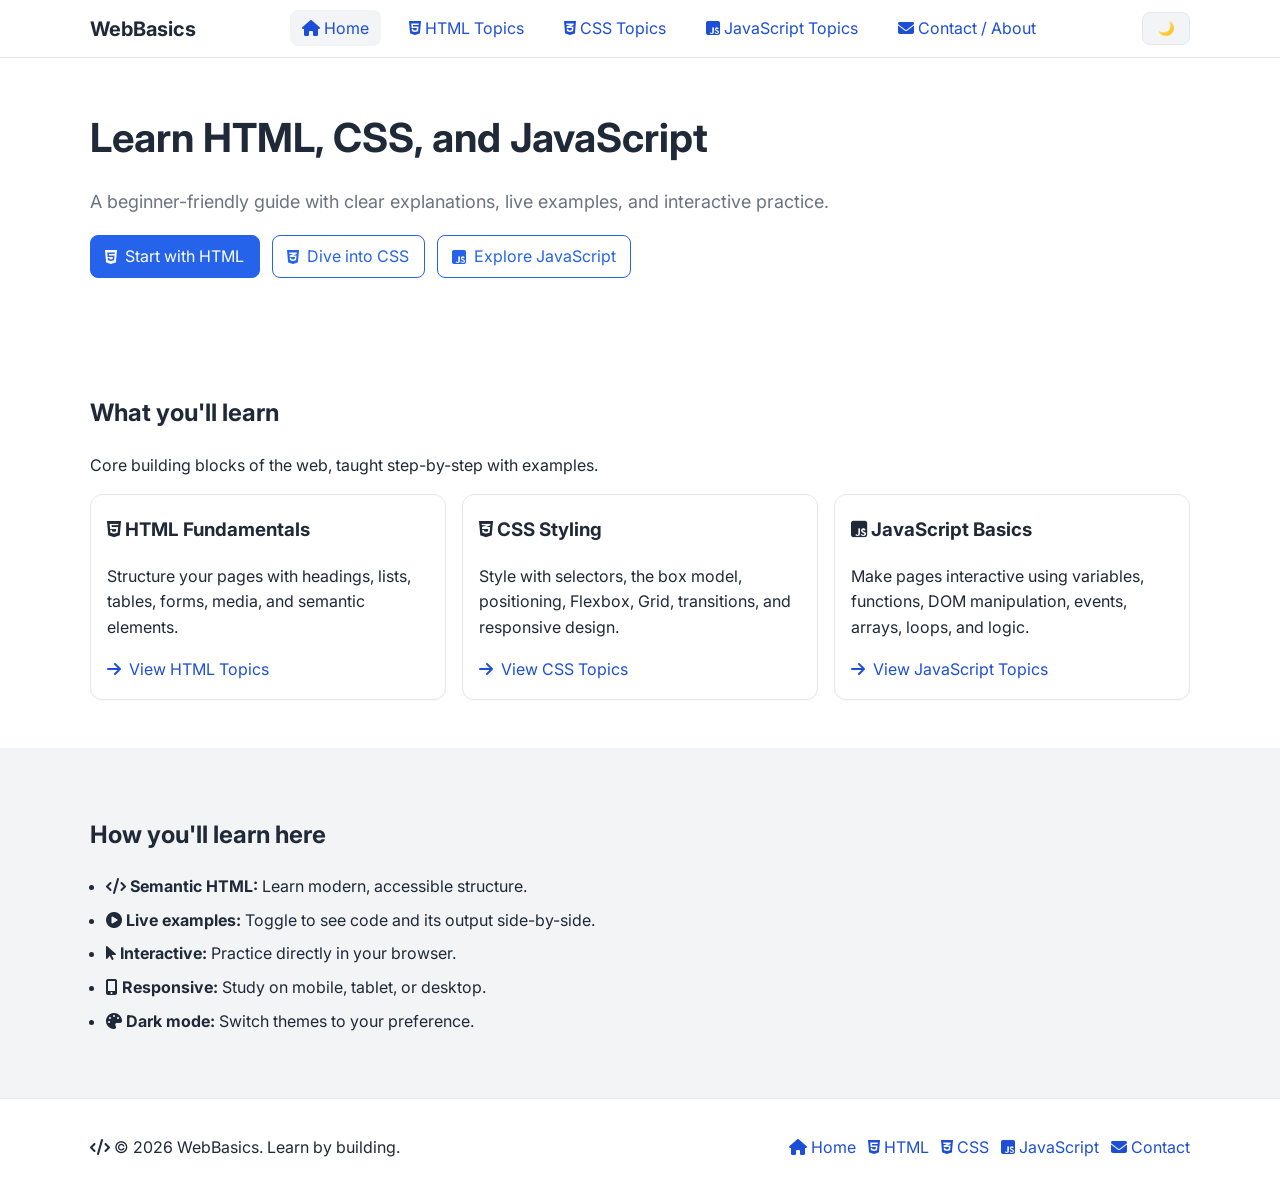
<file: index.html>
<!DOCTYPE html>
<html lang="en" data-theme="light">
  <head>
    <meta charset="utf-8">
    <meta name="viewport" content="width=device-width, initial-scale=1">
    <meta name="description" content="Beginner-friendly website to learn HTML, CSS, and JavaScript with live examples.">
    <title>Learn Web Basics — HTML, CSS, JavaScript</title>
    <link rel="preconnect" href="https://fonts.gstatic.com" crossorigin>
    <link href="https://fonts.googleapis.com/css2?family=Inter:wght@400;600;700&display=swap" rel="stylesheet">
    <link rel="stylesheet" href="https://cdnjs.cloudflare.com/ajax/libs/font-awesome/6.4.0/css/all.min.css">
    <link rel="stylesheet" href="style.css">
  </head>
  <body>
    <!-- Site Header with Navigation -->
    <header class="site-header" role="banner">
      
      <div class="container header-inner">
        <a class="brand" href="index.html" aria-label="Go to Home">WebBasics</a>

        <nav class="site-nav" aria-label="Primary">
          <button class="nav-toggle" aria-expanded="false" aria-controls="primary-nav">☰</button>
          <ul id="primary-nav" class="nav-list">
            <li><a class="nav-link" href="index.html"><i class="fas fa-home"></i> Home</a></li>
            <li><a class="nav-link" href="html.html"><i class="fab fa-html5"></i> HTML Topics</a></li>
            <li><a class="nav-link" href="css.html"><i class="fab fa-css3-alt"></i> CSS Topics</a></li>
            <li><a class="nav-link" href="javascript.html"><i class="fab fa-js-square"></i> JavaScript Topics</a></li>
            <li><a class="nav-link" href="contact.html"><i class="fas fa-envelope"></i> Contact / About</a></li>
          </ul>
        </nav>

        <div class="header-actions">
          <button id="themeToggle" class="btn btn-secondary" aria-pressed="false" aria-label="Toggle theme"><i class="fas fa-moon"></i></button>
        </div>
      </div>
    </header>

    <main id="main" class="site-main" role="main">
      <!-- Hero / Introduction -->
      <section class="hero section">
        <div class="container">
          <h1>Learn HTML, CSS, and JavaScript</h1>
          <p class="lead">A beginner-friendly guide with clear explanations, live examples, and interactive practice.</p>
          <div class="cta-row">
            <a class="btn btn-primary" href="html.html"><i class="fab fa-html5"></i> Start with HTML</a>
            <a class="btn btn-outline" href="css.html"><i class="fab fa-css3-alt"></i> Dive into CSS</a>
            <a class="btn btn-outline" href="javascript.html"><i class="fab fa-js-square"></i> Explore JavaScript</a>
          </div>
        </div>
      </section>

      <!-- Overview Cards -->
      <section class="section">
        <div class="container">
          <header class="section-header">
            <h2>What you'll learn</h2>
            <p>Core building blocks of the web, taught step-by-step with examples.</p>
          </header>

          <div class="card-grid">
            <article class="card">
              <h3><i class="fab fa-html5"></i> HTML Fundamentals</h3>
              <p>Structure your pages with headings, lists, tables, forms, media, and semantic elements.</p>
              <a class="btn btn-link" href="html.html" aria-label="Go to HTML Topics"><i class="fas fa-arrow-right"></i> View HTML Topics</a>
            </article>

            <article class="card">
              <h3><i class="fab fa-css3-alt"></i> CSS Styling</h3>
              <p>Style with selectors, the box model, positioning, Flexbox, Grid, transitions, and responsive design.</p>
              <a class="btn btn-link" href="css.html" aria-label="Go to CSS Topics"><i class="fas fa-arrow-right"></i> View CSS Topics</a>
            </article>

            <article class="card">
              <h3><i class="fab fa-js-square"></i> JavaScript Basics</h3>
              <p>Make pages interactive using variables, functions, DOM manipulation, events, arrays, loops, and logic.</p>
              <a class="btn btn-link" href="javascript.html" aria-label="Go to JavaScript Topics"><i class="fas fa-arrow-right"></i> View JavaScript Topics</a>
            </article>
          </div>
        </div>
      </section>

      <!-- Features / How this site works -->
      <section class="section alt">
        <div class="container">
          <header class="section-header">
            <h2>How you'll learn here</h2>
          </header>
          <ul class="feature-list">
            <li><i class="fas fa-code"></i> <strong>Semantic HTML:</strong> Learn modern, accessible structure.</li>
            <li><i class="fas fa-play-circle"></i> <strong>Live examples:</strong> Toggle to see code and its output side-by-side.</li>
            <li><i class="fas fa-mouse-pointer"></i> <strong>Interactive:</strong> Practice directly in your browser.</li>
            <li><i class="fas fa-mobile-alt"></i> <strong>Responsive:</strong> Study on mobile, tablet, or desktop.</li>
            <li><i class="fas fa-palette"></i> <strong>Dark mode:</strong> Switch themes to your preference.</li>
          </ul>
        </div>
      </section>
    </main>

    <footer class="site-footer" role="contentinfo">
      <div class="container footer-inner">
        <p><i class="fas fa-code"></i> © <span id="year"></span> WebBasics. Learn by building.</p>
        <nav aria-label="Footer">
          <ul class="footer-nav">
            <li><a href="index.html"><i class="fas fa-home"></i> Home</a></li>
            <li><a href="html.html"><i class="fab fa-html5"></i> HTML</a></li>
            <li><a href="css.html"><i class="fab fa-css3-alt"></i> CSS</a></li>
            <li><a href="javascript.html"><i class="fab fa-js-square"></i> JavaScript</a></li>
            <li><a href="contact.html"><i class="fas fa-envelope"></i> Contact</a></li>
          </ul>
        </nav>
      </div>
    </footer>

    <script src="main.js" defer></script>
  </body>
  </html>
</file>
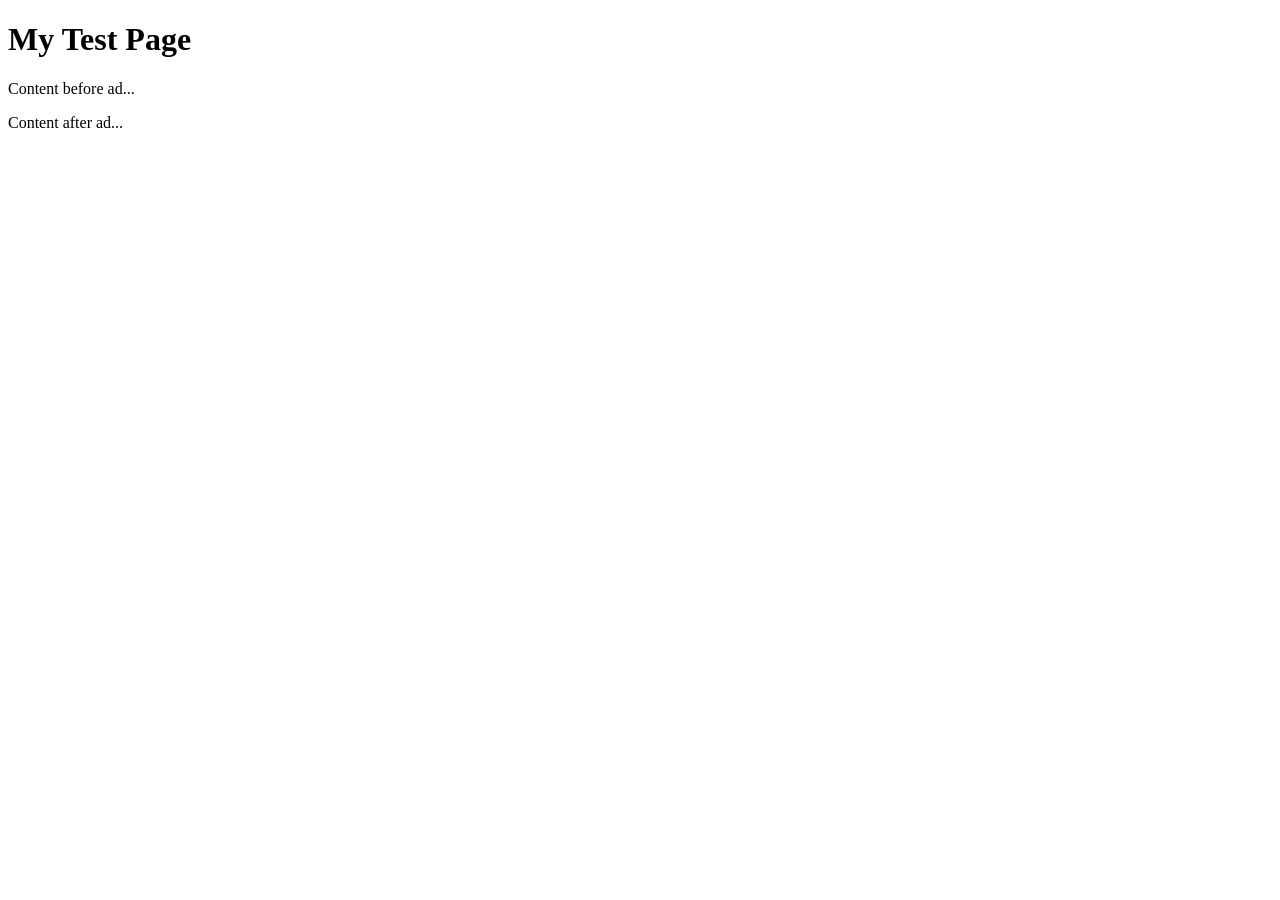
<file: ads-test.html>
<!DOCTYPE html>
<html>

<head>
    <meta charset="UTF-8">
    <title>AdSense Test</title>

    <!-- AdSense Script (required) -->
    <script async src="https://pagead2.googlesyndication.com/pagead/js/adsbygoogle.js" crossorigin="anonymous"></script>
</head>

<body>

    <h1>My Test Page</h1>

    <p>Content before ad...</p>

    <!-- Test Ad Block -->
    <ins class="adsbygoogle" style="display:block" data-ad-client="ca-pub-3940256099942544" data-ad-slot="6300978111"
        data-ad-format="auto" data-full-width-responsive="true"></ins>

    <script>
        (adsbygoogle = window.adsbygoogle || []).push({});
    </script>

    <p>Content after ad...</p>

</body>

</html>
</file>
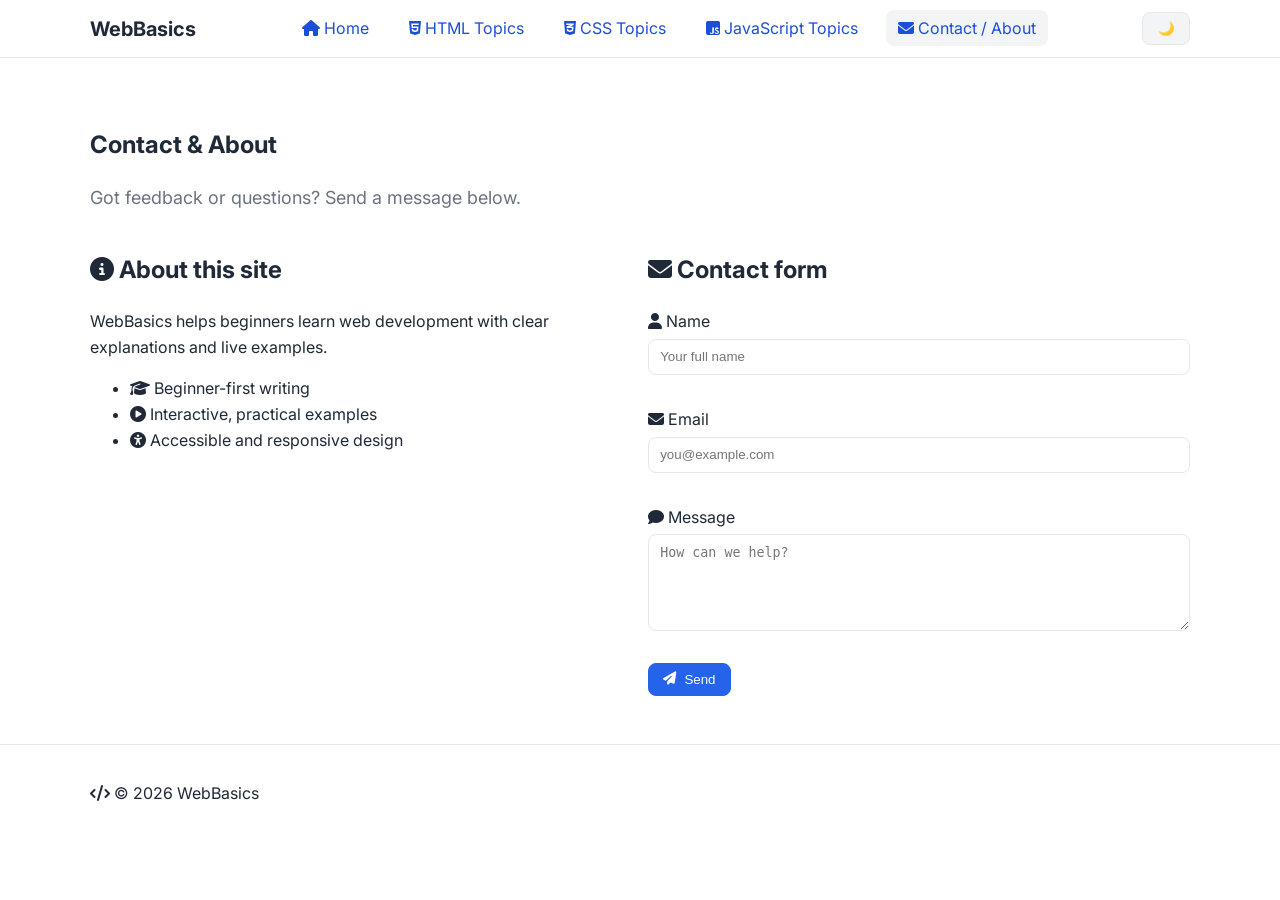
<file: contact.html>
<!DOCTYPE html>
<html lang="en" data-theme="light">
  <head>
    <meta charset="utf-8">
    <meta name="viewport" content="width=device-width, initial-scale=1">
    <title>Contact & About — WebBasics</title>
    <link href="https://fonts.googleapis.com/css2?family=Inter:wght@400;600;700&display=swap" rel="stylesheet">
    <link rel="stylesheet" href="https://cdnjs.cloudflare.com/ajax/libs/font-awesome/6.4.0/css/all.min.css">
    <link rel="stylesheet" href="style.css">
  </head>
  <body>
    <header class="site-header">
      <div class="container header-inner">
        <a class="brand" href="index.html">WebBasics</a>
        <nav class="site-nav" aria-label="Primary">
          <button class="nav-toggle" aria-expanded="false" aria-controls="primary-nav">☰</button>
          <ul id="primary-nav" class="nav-list">
            <li><a class="nav-link" href="index.html"><i class="fas fa-home"></i> Home</a></li>
            <li><a class="nav-link" href="html.html"><i class="fab fa-html5"></i> HTML Topics</a></li>
            <li><a class="nav-link" href="css.html"><i class="fab fa-css3-alt"></i> CSS Topics</a></li>
            <li><a class="nav-link" href="javascript.html"><i class="fab fa-js-square"></i> JavaScript Topics</a></li>
            <li><a class="nav-link active" href="contact.html"><i class="fas fa-envelope"></i> Contact / About</a></li>
          </ul>
        </nav>
        <div class="header-actions">
          <button id="themeToggle" class="btn btn-secondary" aria-pressed="false" aria-label="Toggle theme"><i class="fas fa-moon"></i></button>
        </div>
      </div>
    </header>

    <main class="site-main">
      <section class="section">
        <div class="container">
          <h1>Contact & About</h1>
          <p class="lead">Got feedback or questions? Send a message below.</p>

          <div class="grid two">
            <article>
              <h2><i class="fas fa-info-circle"></i> About this site</h2>
              <p>WebBasics helps beginners learn web development with clear explanations and live examples.</p>
              <ul>
                <li><i class="fas fa-graduation-cap"></i> Beginner-first writing</li>
                <li><i class="fas fa-play-circle"></i> Interactive, practical examples</li>
                <li><i class="fas fa-universal-access"></i> Accessible and responsive design</li>
              </ul>
            </article>

            <article>
              <h2><i class="fas fa-envelope"></i> Contact form</h2>
              <!-- Client-side validation will be handled in JS -->
              <form id="contactForm" novalidate>
                <div class="form-field">
                  <label for="name"><i class="fas fa-user"></i> Name</label>
                  <input id="name" name="name" type="text" required placeholder="Your full name">
                  <small class="error" aria-live="polite"></small>
                </div>

                <div class="form-field">
                  <label for="email"><i class="fas fa-envelope"></i> Email</label>
                  <input id="email" name="email" type="email" required placeholder="you@example.com">
                  <small class="error" aria-live="polite"></small>
                </div>

                <div class="form-field">
                  <label for="message"><i class="fas fa-comment"></i> Message</label>
                  <textarea id="message" name="message" rows="5" required placeholder="How can we help?"></textarea>
                  <small class="error" aria-live="polite"></small>
                </div>

                <div class="form-actions">
                  <button class="btn btn-primary" type="submit"><i class="fas fa-paper-plane"></i> Send</button>
                  <p id="formStatus" role="status" aria-live="polite"></p>
                </div>
              </form>
            </article>
          </div>
        </div>
      </section>
    </main>

    <footer class="site-footer">
      <div class="container footer-inner">
        <p><i class="fas fa-code"></i> © <span id="year"></span> WebBasics</p>
      </div>
    </footer>

    <script src="main.js" defer></script>
  </body>
  </html>
</file>
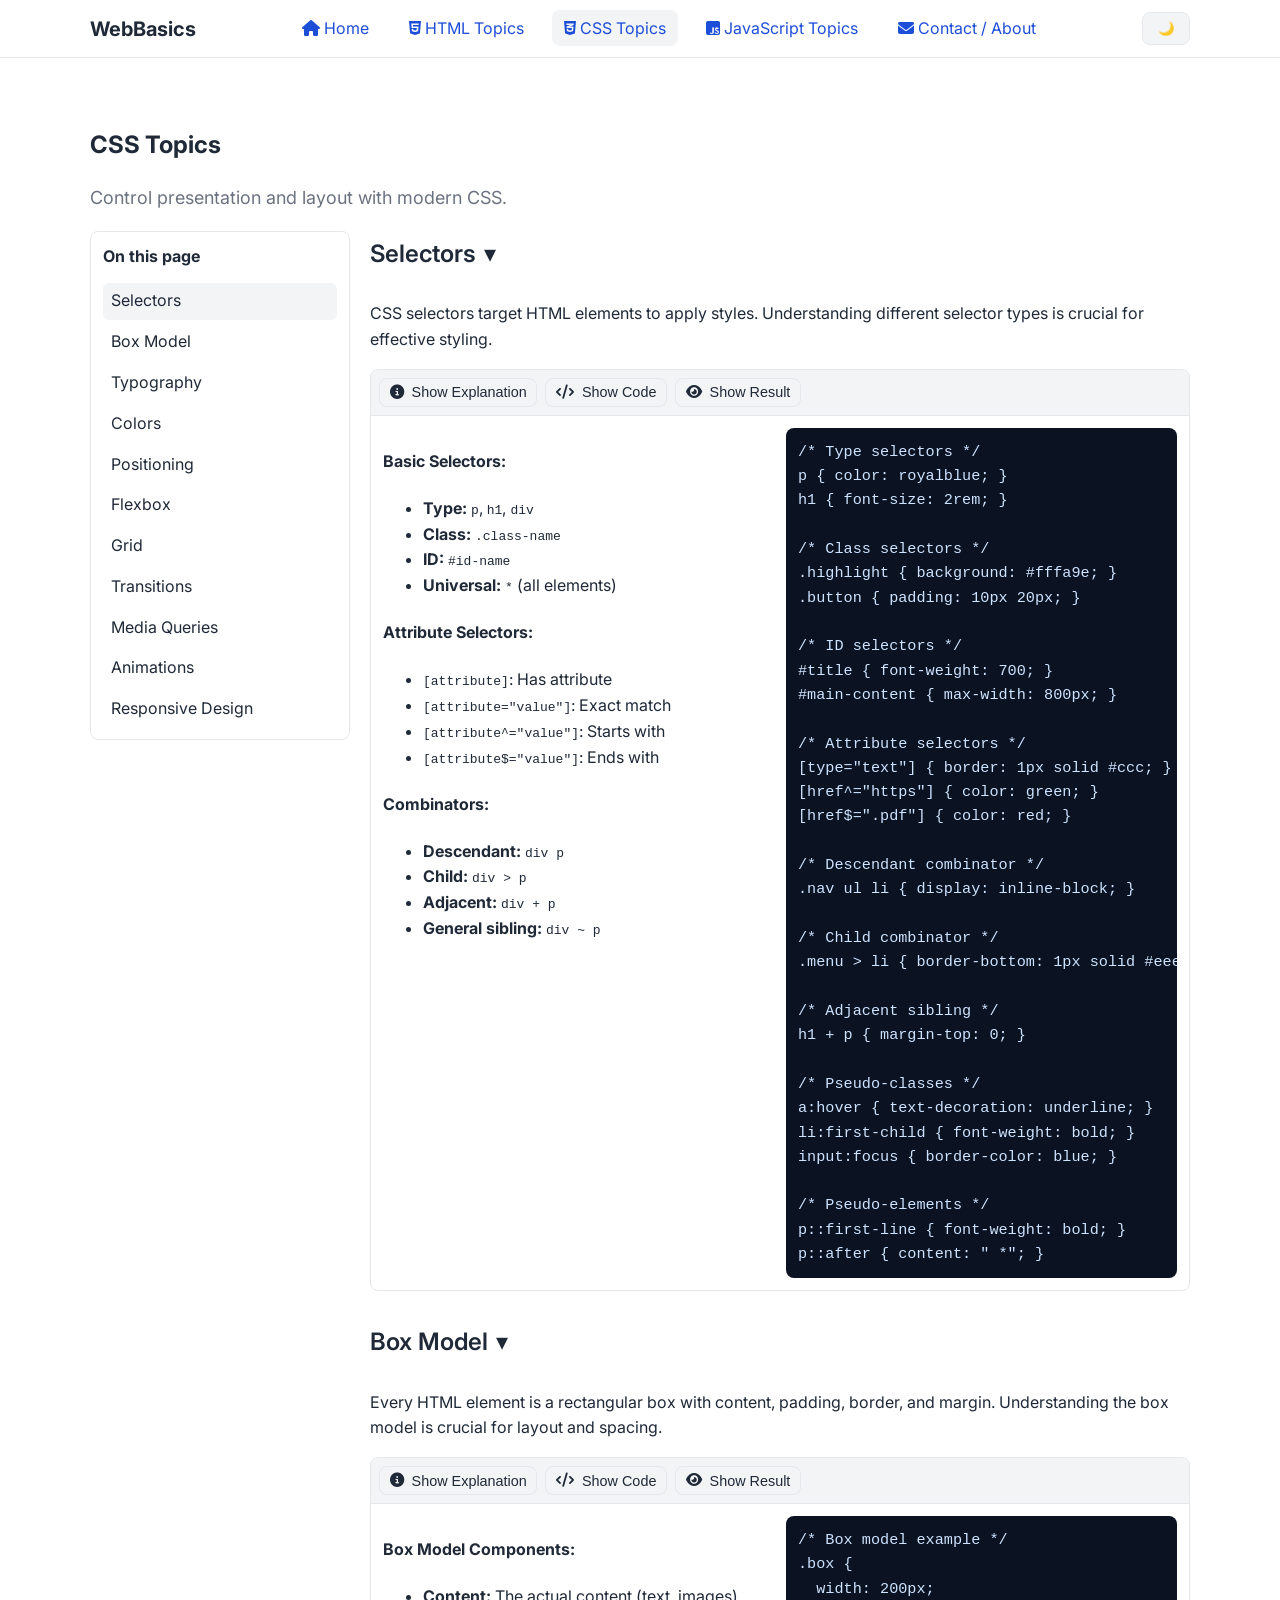
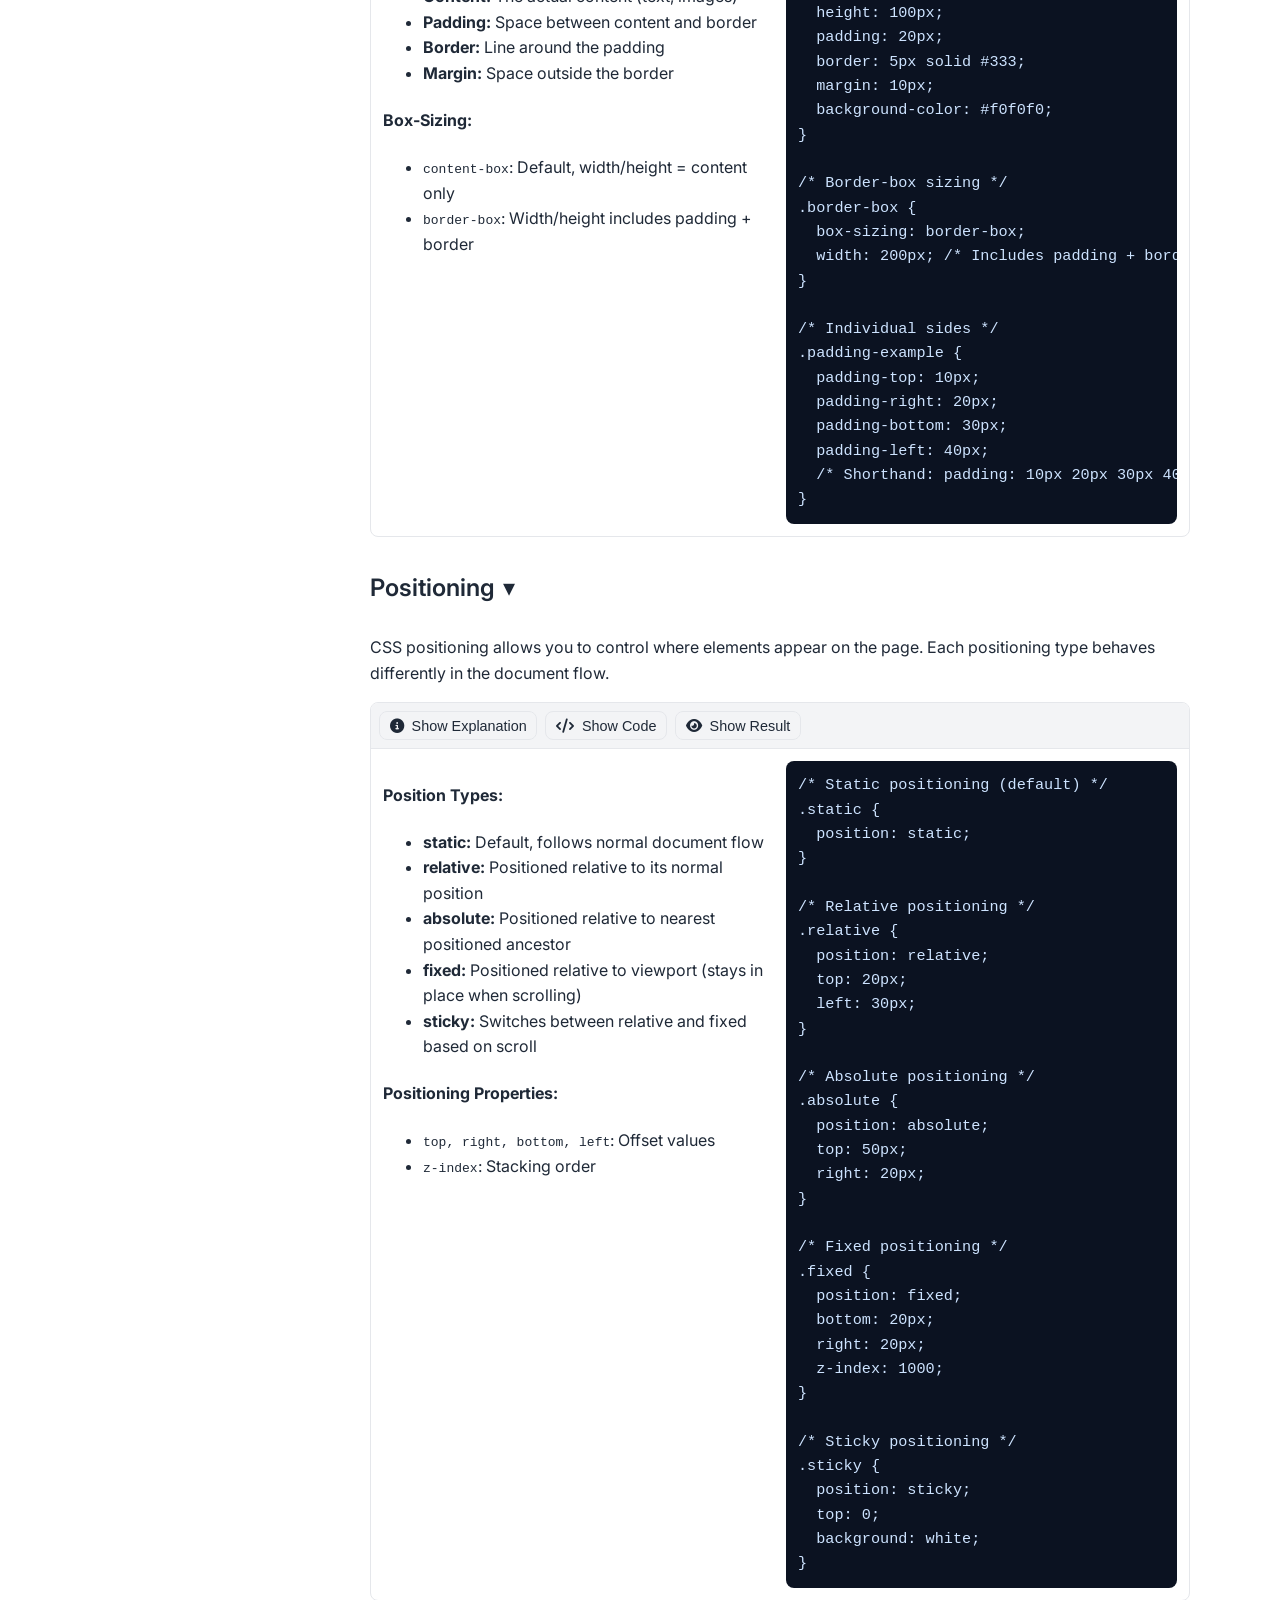
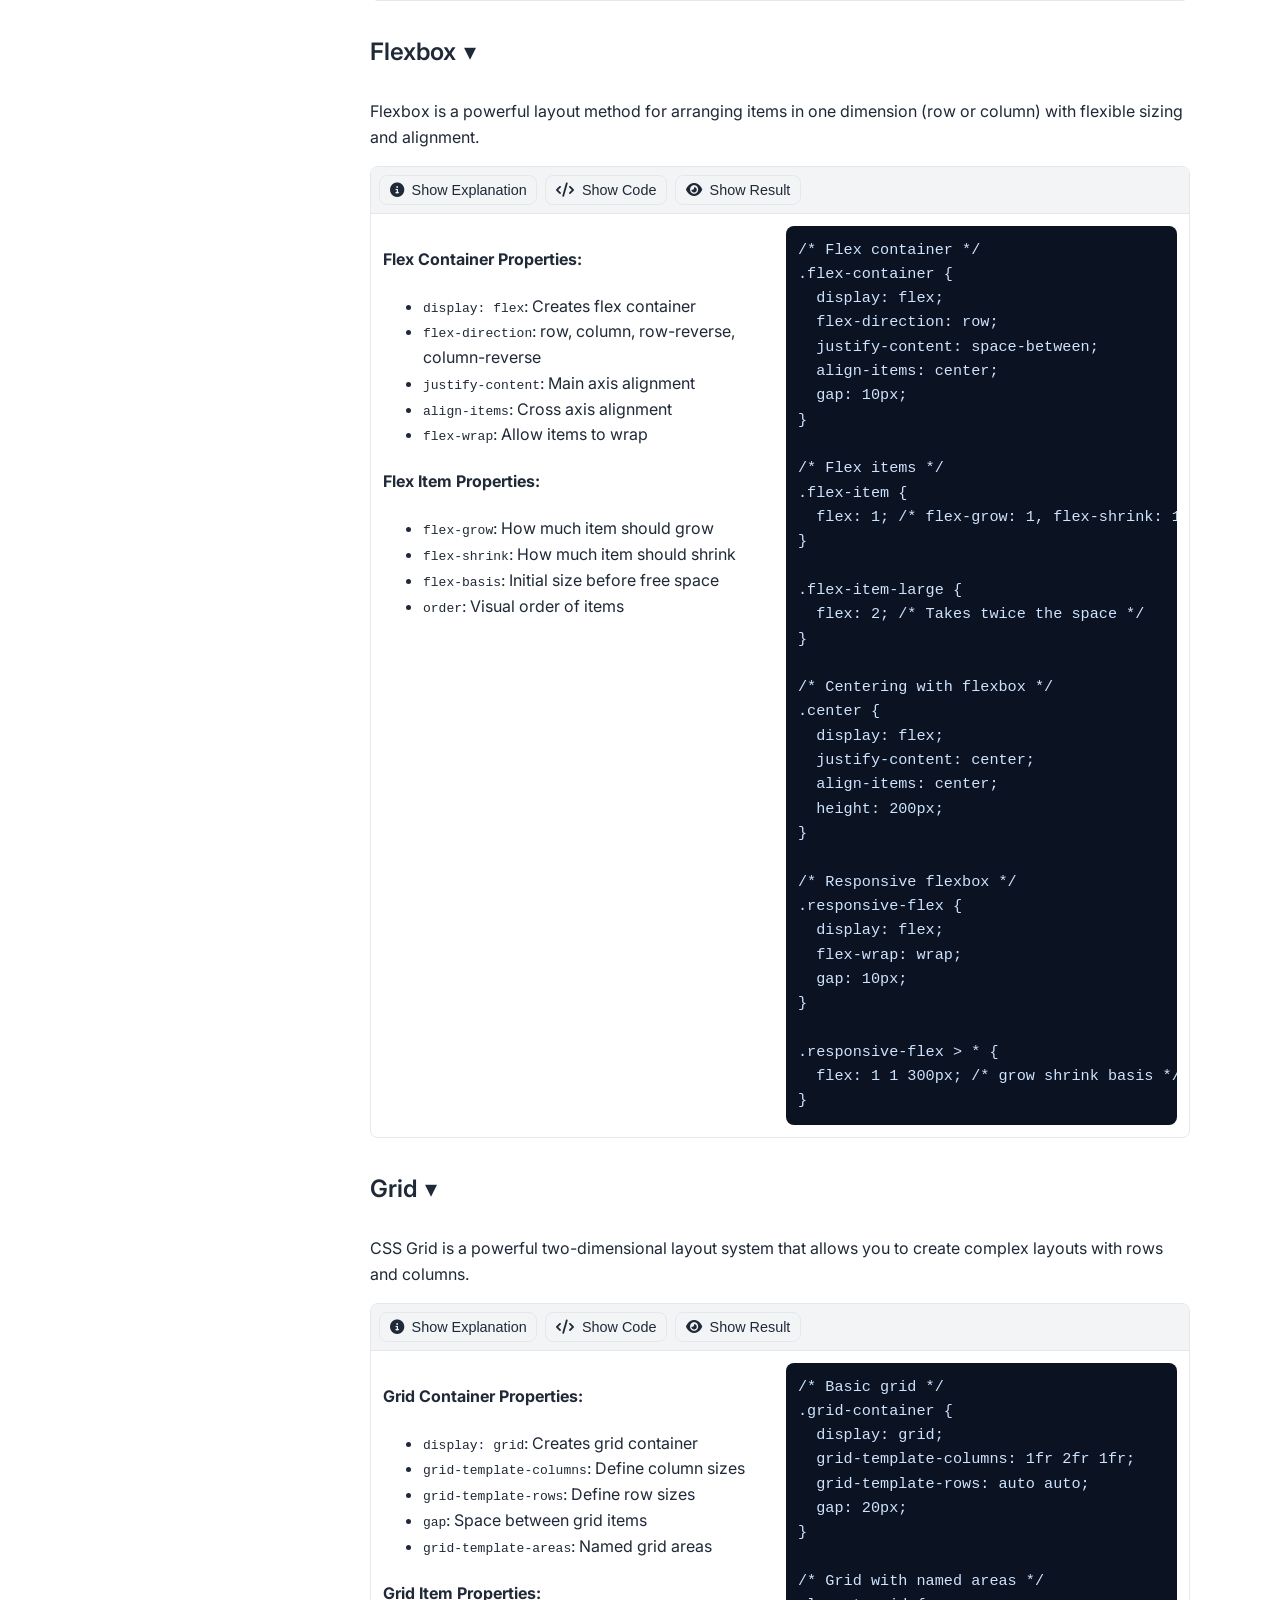
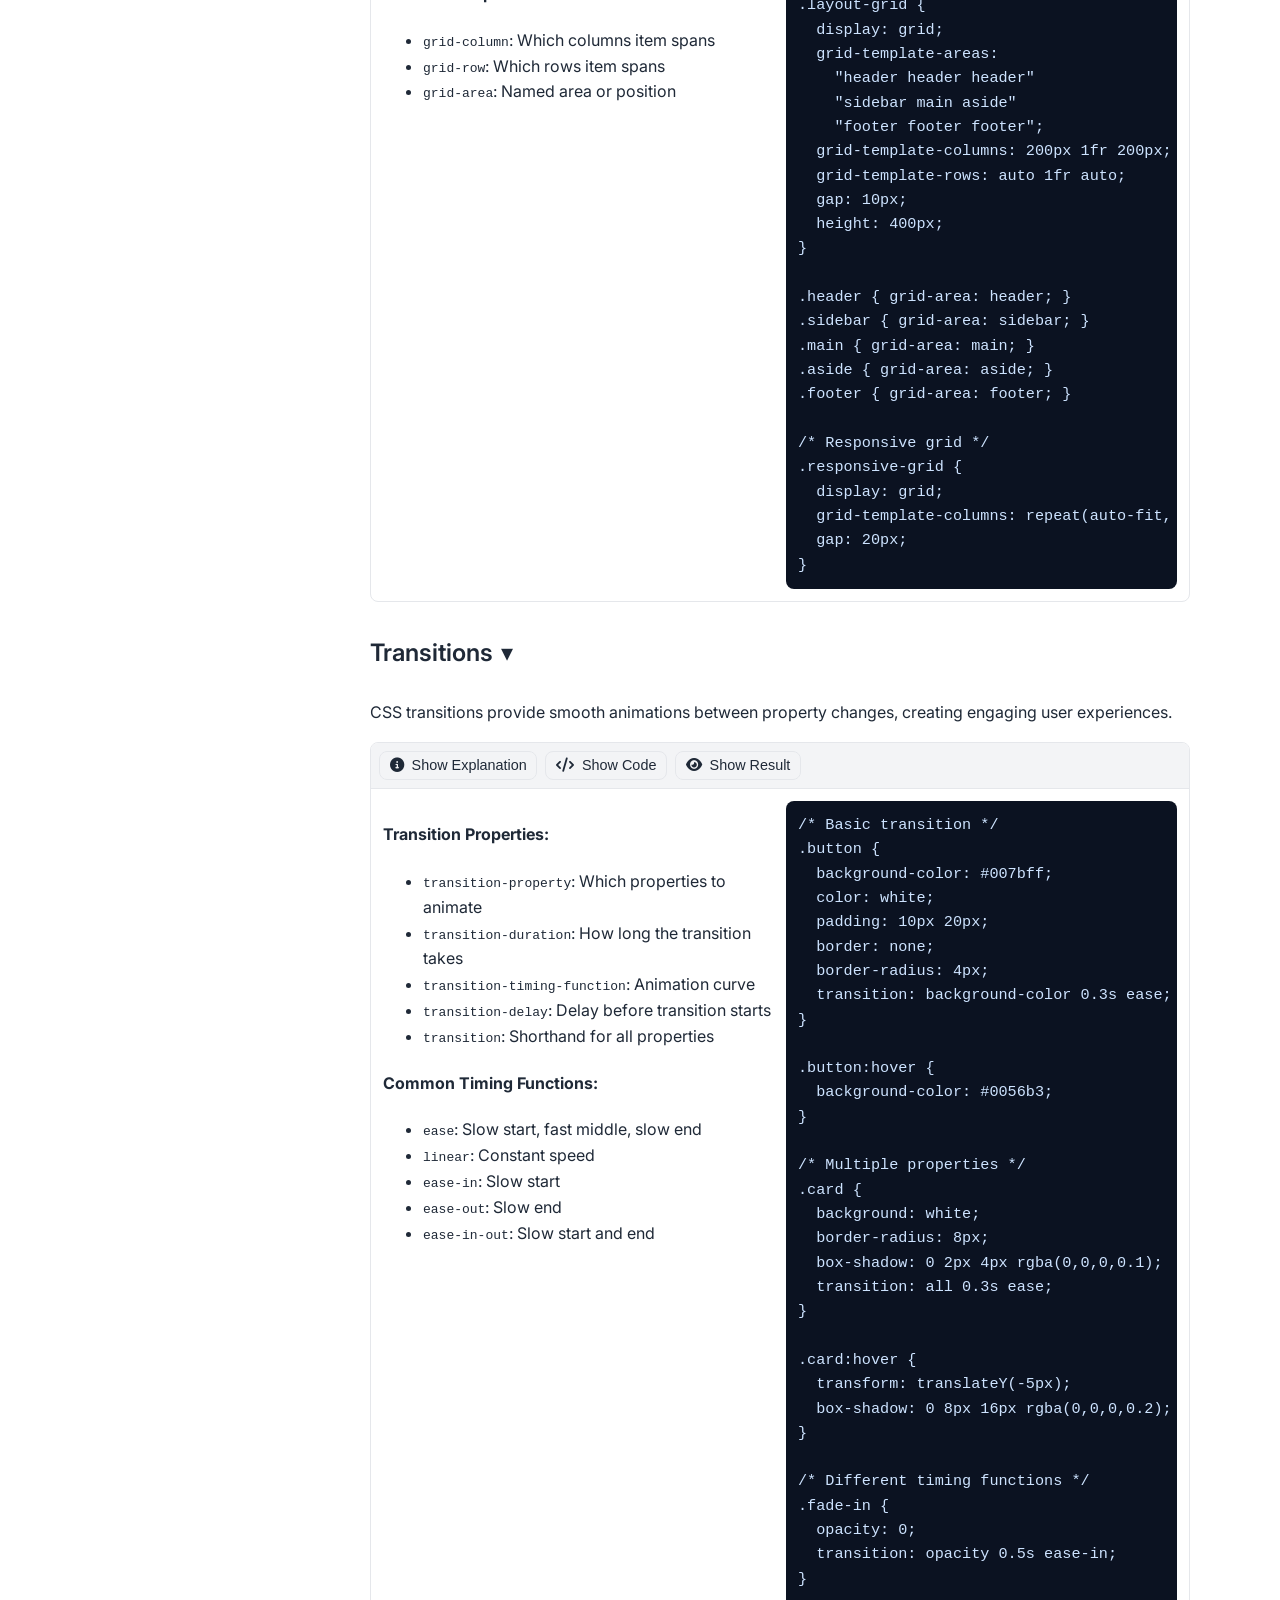
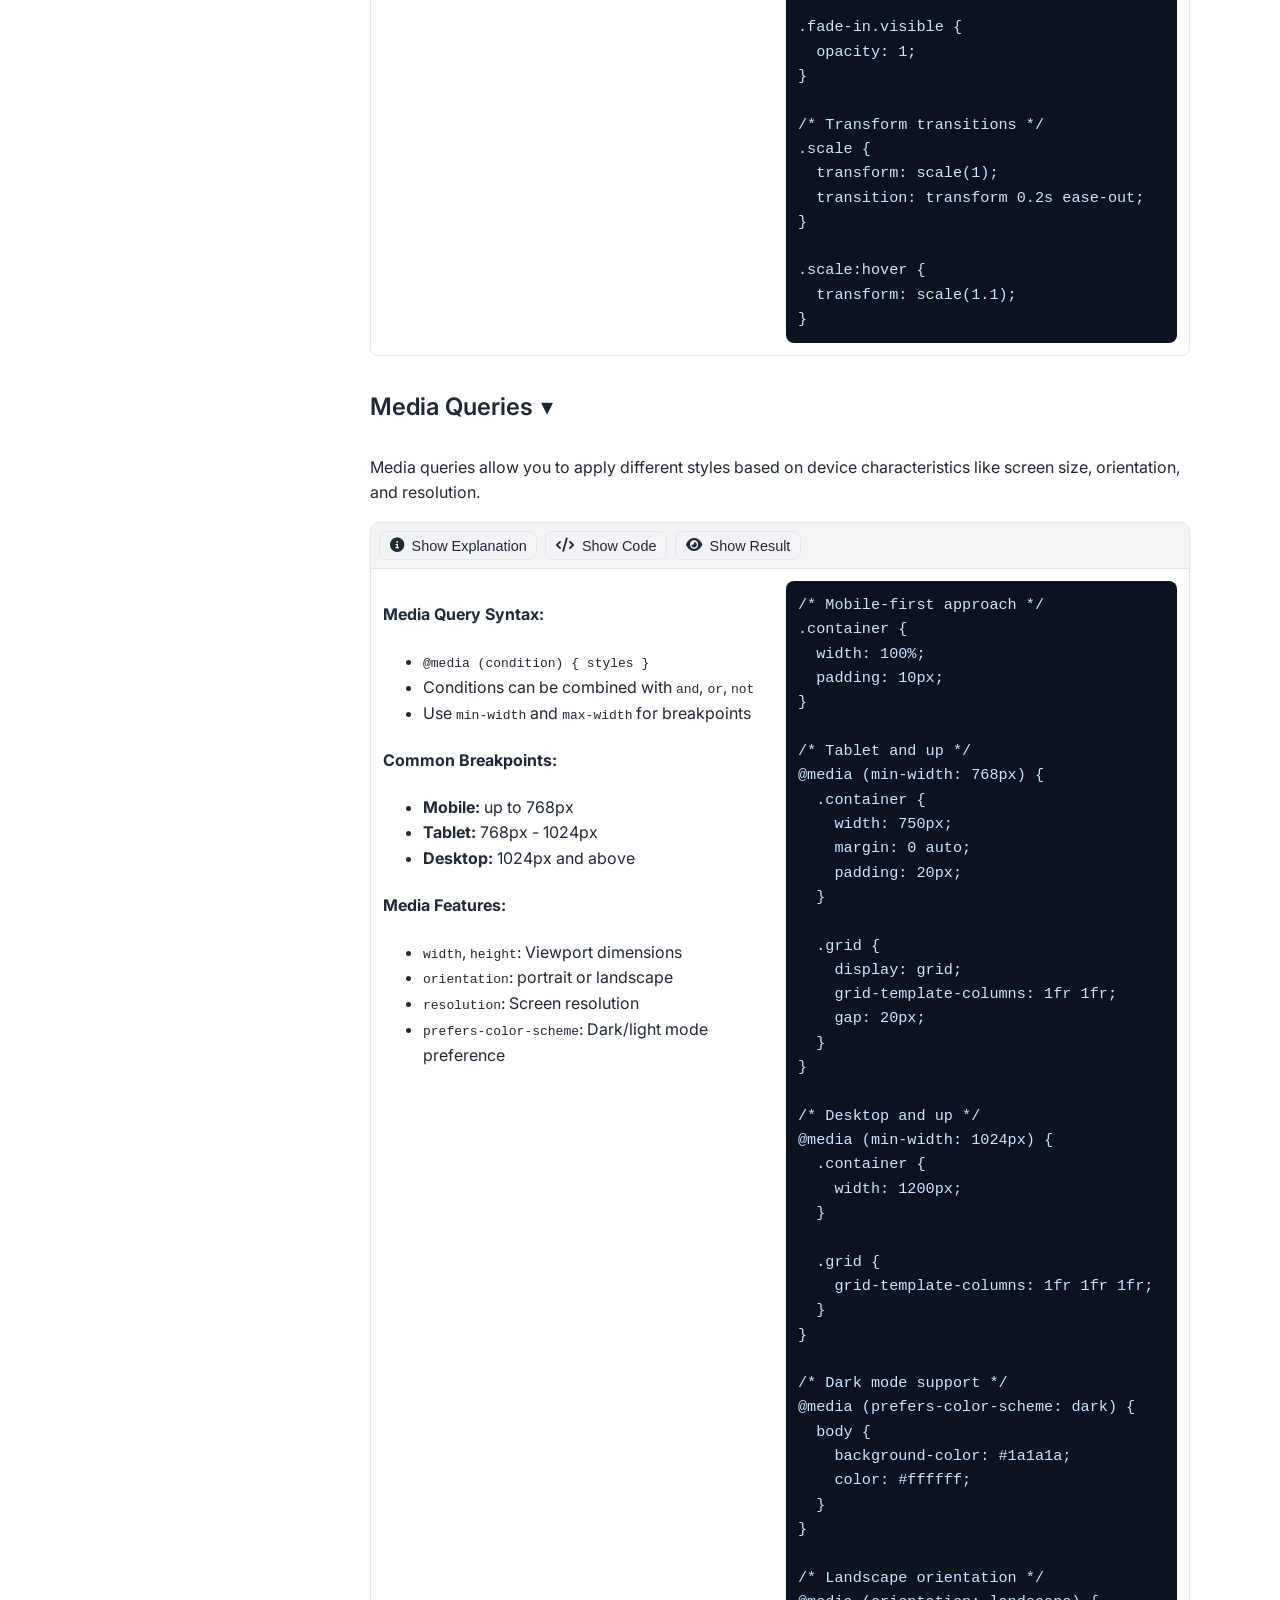
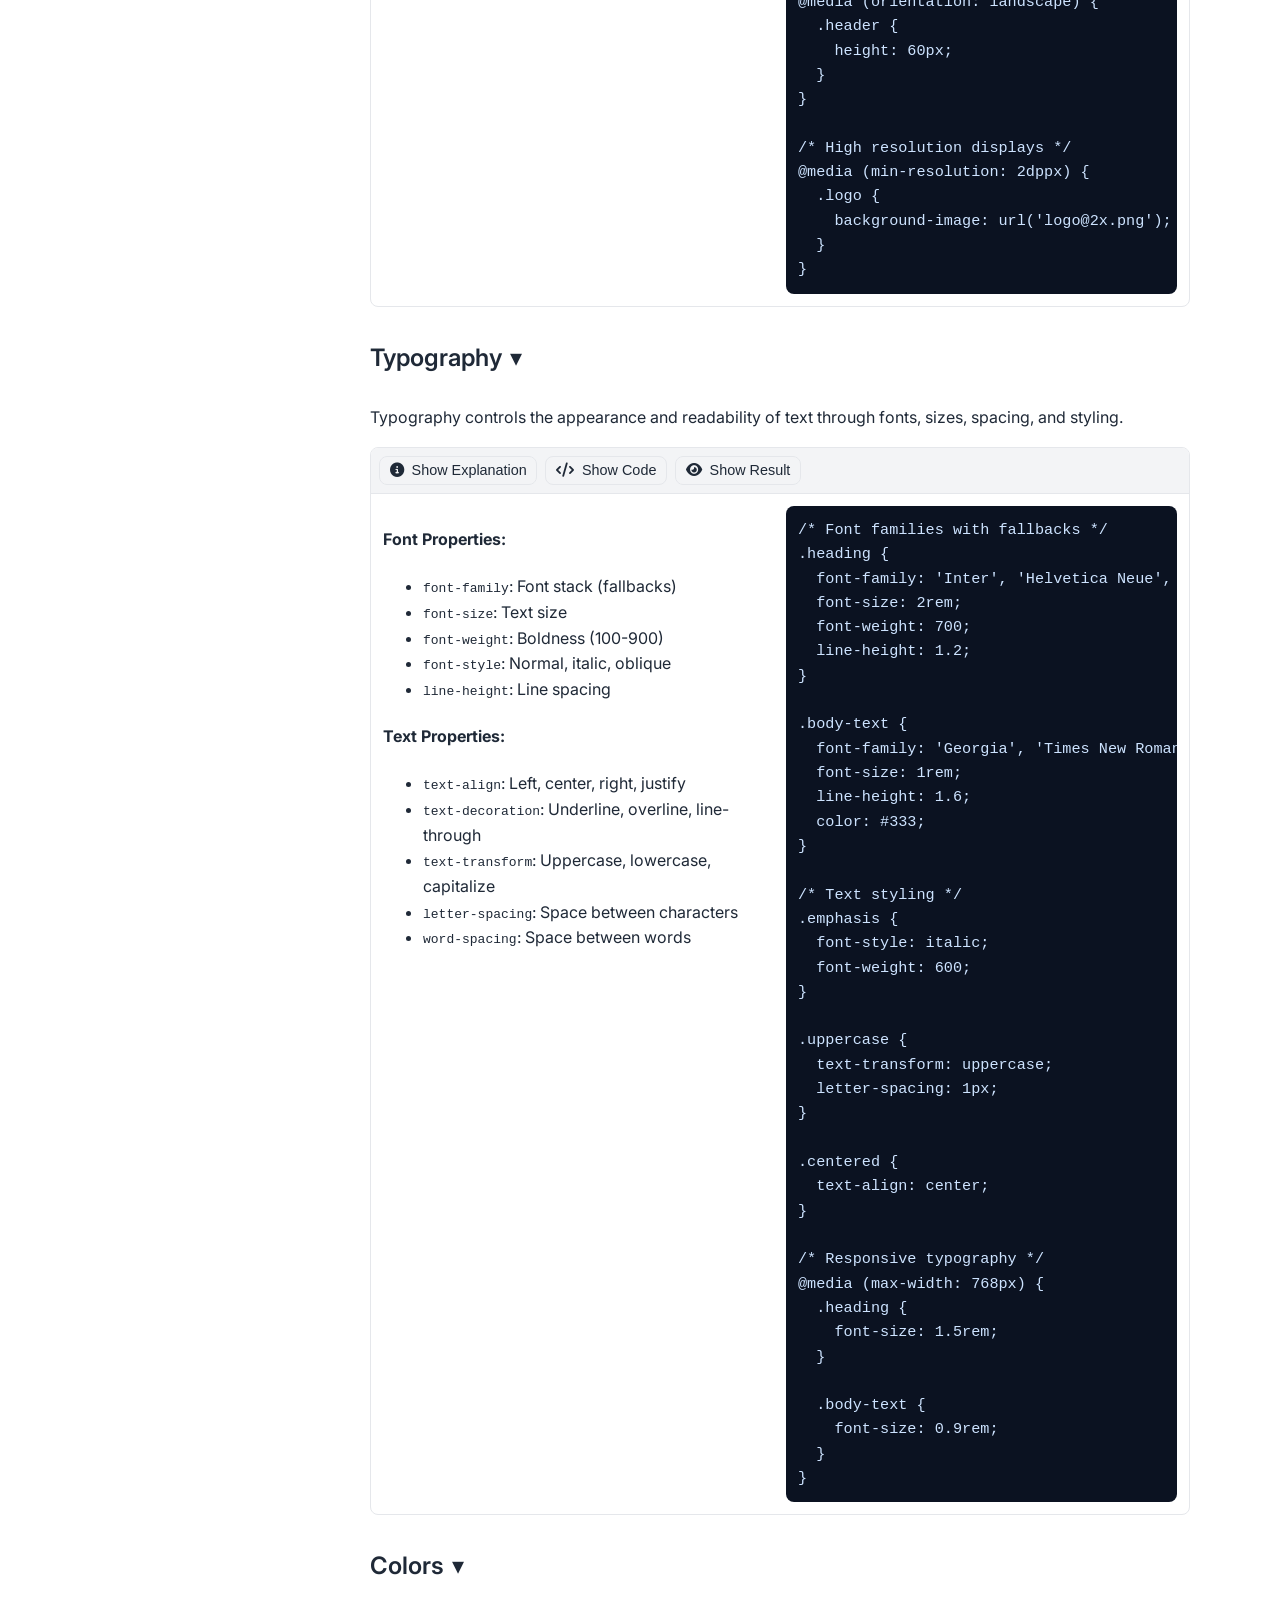
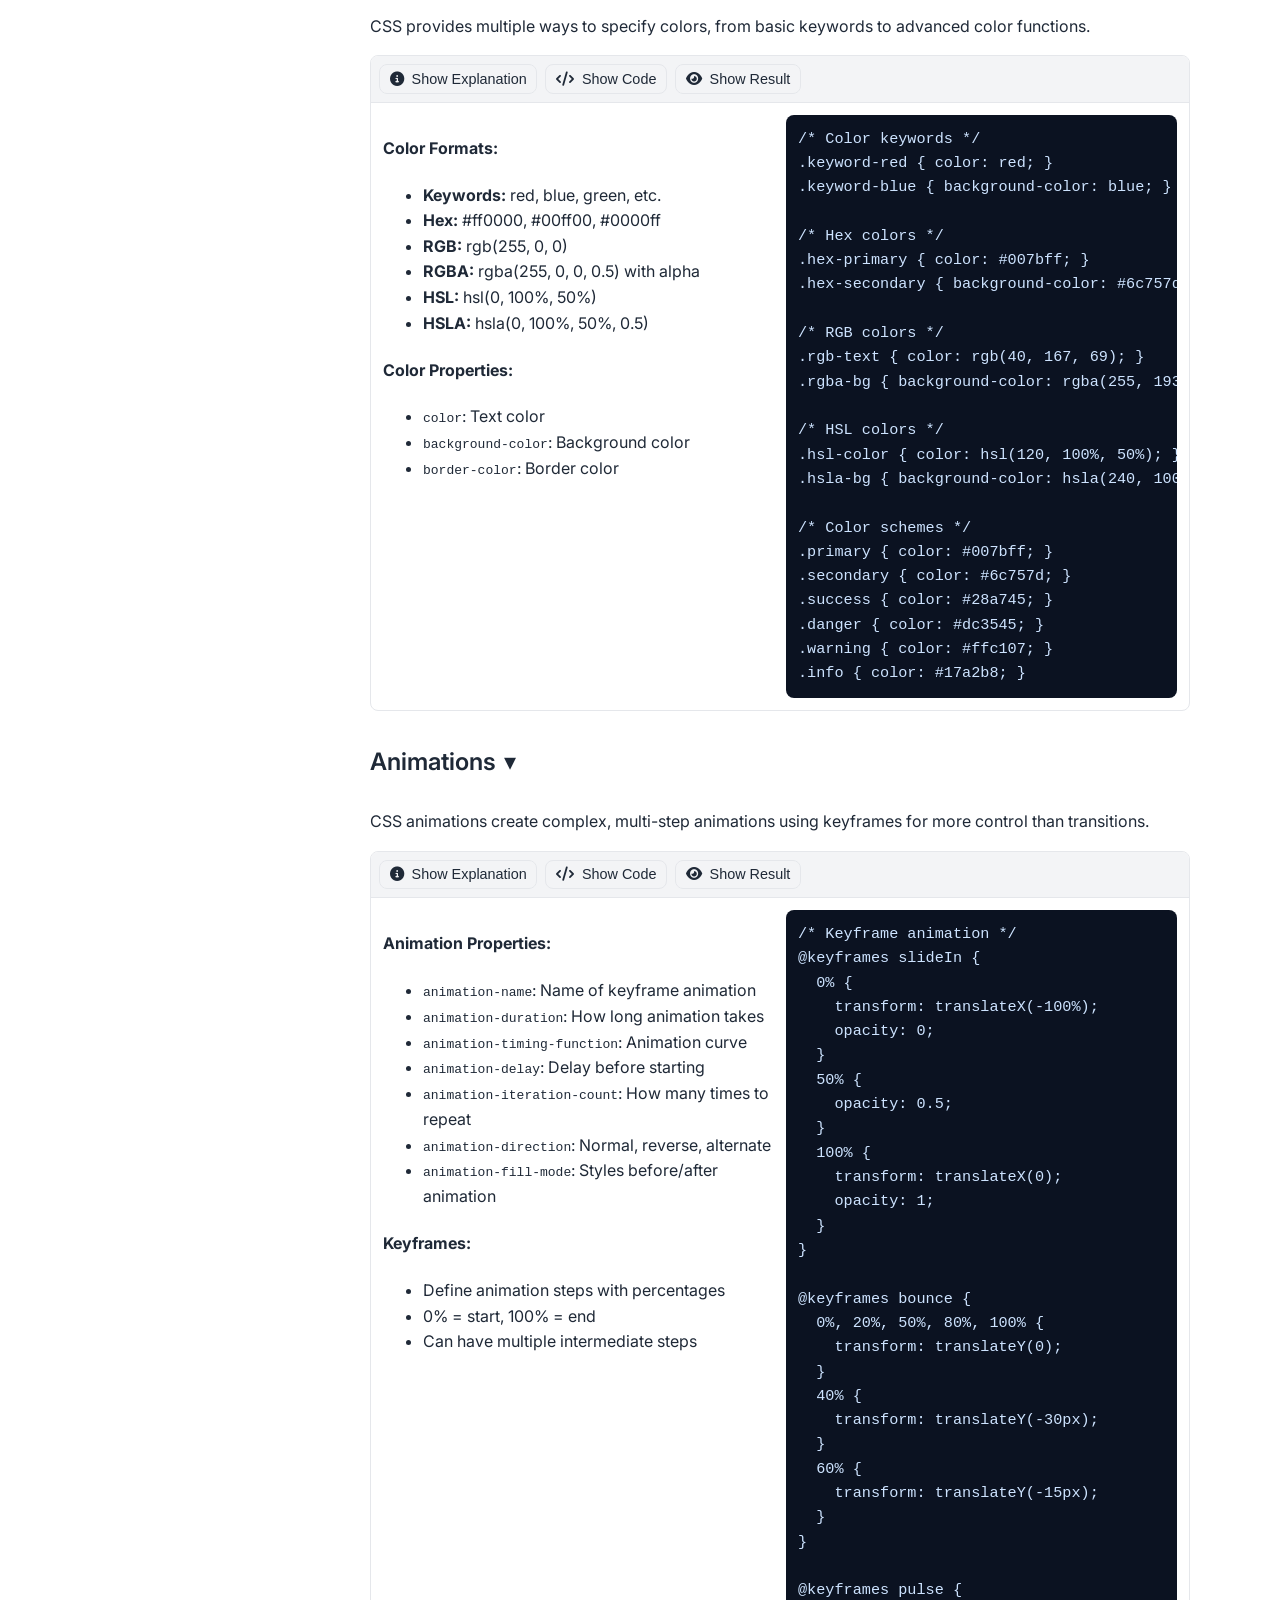
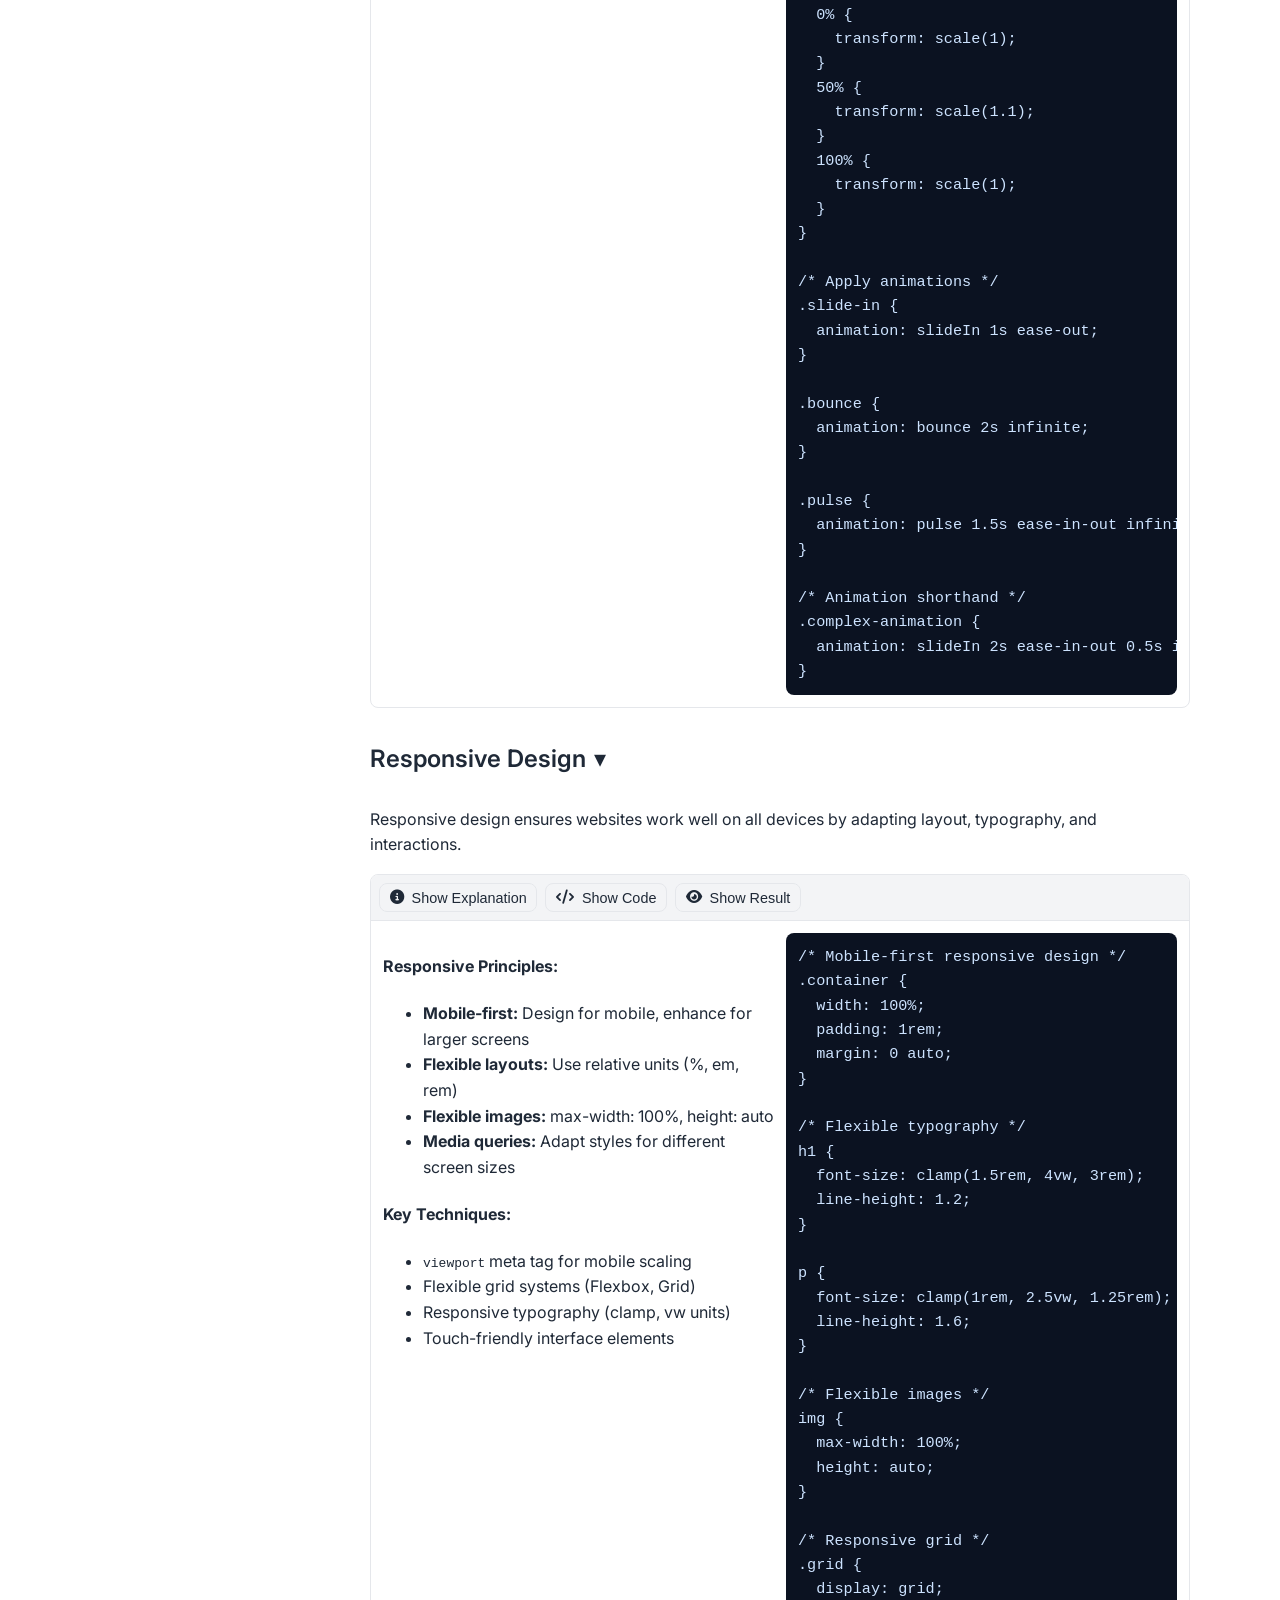
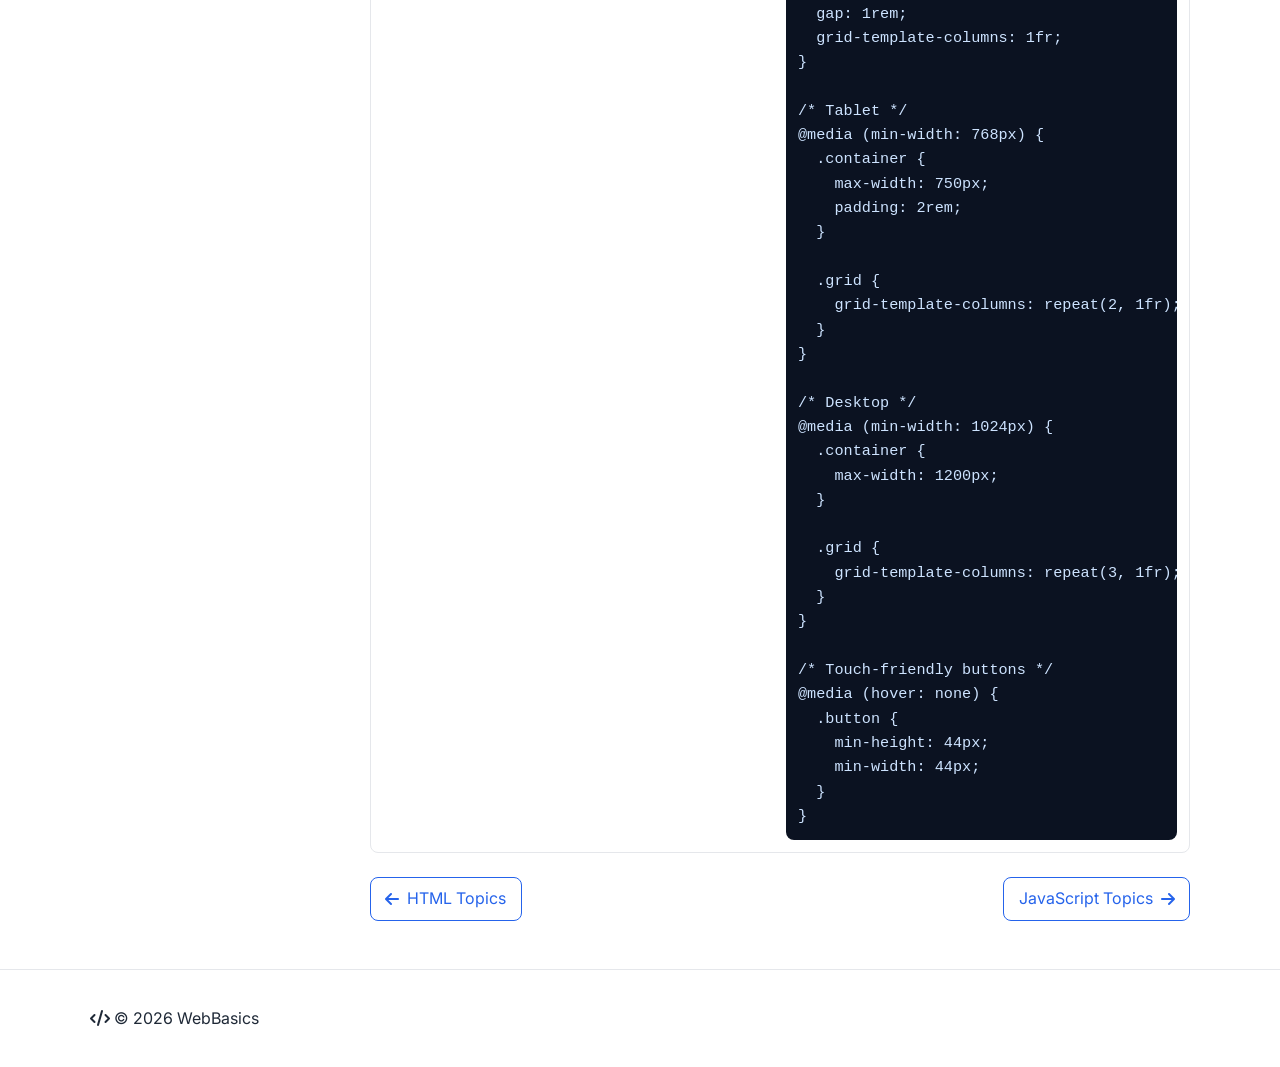
<file: css.html>
<!DOCTYPE html>
<html lang="en" data-theme="light">
  <head>
    <meta charset="utf-8">
    <meta name="viewport" content="width=device-width, initial-scale=1">
    <title>CSS Topics — WebBasics</title>
    <link href="https://fonts.googleapis.com/css2?family=Inter:wght@400;600;700&display=swap" rel="stylesheet">
    <link rel="stylesheet" href="https://cdnjs.cloudflare.com/ajax/libs/font-awesome/6.4.0/css/all.min.css">
    <link rel="stylesheet" href="style.css">
  </head>
  <body>
    <header class="site-header">
      <div class="container header-inner">
        <a class="brand" href="index.html">WebBasics</a>
        <nav class="site-nav" aria-label="Primary">
          <button class="nav-toggle" aria-expanded="false" aria-controls="primary-nav">☰</button>
          <ul id="primary-nav" class="nav-list">
            <li><a class="nav-link" href="index.html"><i class="fas fa-home"></i> Home</a></li>
            <li><a class="nav-link" href="html.html"><i class="fab fa-html5"></i> HTML Topics</a></li>
            <li><a class="nav-link active" href="css.html"><i class="fab fa-css3-alt"></i> CSS Topics</a></li>
            <li><a class="nav-link" href="javascript.html"><i class="fab fa-js-square"></i> JavaScript Topics</a></li>
            <li><a class="nav-link" href="contact.html"><i class="fas fa-envelope"></i> Contact / About</a></li>
          </ul>
        </nav>
        <div class="header-actions">
          <button id="themeToggle" class="btn btn-secondary" aria-pressed="false" aria-label="Toggle theme"><i class="fas fa-moon"></i></button>
        </div>
      </div>
    </header>

    <main class="site-main">
      <section class="section">
        <div class="container">
          <h1>CSS Topics</h1>
          <p class="lead">Control presentation and layout with modern CSS.</p>

          <div class="layout">
            <aside class="toc" aria-label="Table of contents">
              <h2>On this page</h2>
              <nav id="tocNav">
                <a href="#selectors">Selectors</a>
                <a href="#box-model">Box Model</a>
                <a href="#typography">Typography</a>
                <a href="#colors">Colors</a>
                <a href="#positioning">Positioning</a>
                <a href="#flexbox">Flexbox</a>
                <a href="#grid">Grid</a>
                <a href="#transitions">Transitions</a>
                <a href="#media-queries">Media Queries</a>
                <a href="#animations">Animations</a>
                <a href="#responsive">Responsive Design</a>
              </nav>
            </aside>

            <div>

          <article id="selectors" class="topic">
            <h2><button class="collapse-toggle" aria-expanded="true" aria-controls="content-selectors">Selectors</button></h2>
            <div id="content-selectors" class="topic-content">
              <p>CSS selectors target HTML elements to apply styles. Understanding different selector types is crucial for effective styling.</p>
              
              <div class="example">
                <div class="example-toolbar">
                  <button class="btn btn-small toggle-expl" data-target="#expl-selectors"><i class="fas fa-info-circle"></i> Show Explanation</button>
                  <button class="btn btn-small toggle-code" data-target="#code-selectors"><i class="fas fa-code"></i> Show Code</button>
                  <button class="btn btn-small toggle-preview" data-target="#preview-selectors"><i class="fas fa-eye"></i> Show Result</button>
                </div>
                <div class="example-body two-col">
                  <div id="expl-selectors" class="explanation" aria-hidden="false">
                    <h4>Basic Selectors:</h4>
                    <ul>
                      <li><strong>Type:</strong> <code>p</code>, <code>h1</code>, <code>div</code></li>
                      <li><strong>Class:</strong> <code>.class-name</code></li>
                      <li><strong>ID:</strong> <code>#id-name</code></li>
                      <li><strong>Universal:</strong> <code>*</code> (all elements)</li>
                    </ul>
                    <h4>Attribute Selectors:</h4>
                    <ul>
                      <li><code>[attribute]</code>: Has attribute</li>
                      <li><code>[attribute="value"]</code>: Exact match</li>
                      <li><code>[attribute^="value"]</code>: Starts with</li>
                      <li><code>[attribute$="value"]</code>: Ends with</li>
                    </ul>
                    <h4>Combinators:</h4>
                    <ul>
                      <li><strong>Descendant:</strong> <code>div p</code></li>
                      <li><strong>Child:</strong> <code>div > p</code></li>
                      <li><strong>Adjacent:</strong> <code>div + p</code></li>
                      <li><strong>General sibling:</strong> <code>div ~ p</code></li>
                    </ul>
                  </div>
                  <pre id="code-selectors" class="code" aria-hidden="false"><code class="language-css">/* Type selectors */
p { color: royalblue; }
h1 { font-size: 2rem; }

/* Class selectors */
.highlight { background: #fffa9e; }
.button { padding: 10px 20px; }

/* ID selectors */
#title { font-weight: 700; }
#main-content { max-width: 800px; }

/* Attribute selectors */
[type="text"] { border: 1px solid #ccc; }
[href^="https"] { color: green; }
[href$=".pdf"] { color: red; }

/* Descendant combinator */
.nav ul li { display: inline-block; }

/* Child combinator */
.menu > li { border-bottom: 1px solid #eee; }

/* Adjacent sibling */
h1 + p { margin-top: 0; }

/* Pseudo-classes */
a:hover { text-decoration: underline; }
li:first-child { font-weight: bold; }
input:focus { border-color: blue; }

/* Pseudo-elements */
p::first-line { font-weight: bold; }
p::after { content: " *"; }</code></pre>
                  <div id="preview-selectors" class="preview" aria-hidden="true">
                    <style>
                      .selector-demo p { color: royalblue; }
                      .selector-demo .highlight { background: #fffa9e; }
                      .selector-demo #title { font-weight: 700; }
                      .selector-demo [type="text"] { border: 1px solid #ccc; padding: 5px; }
                      .selector-demo a:hover { text-decoration: underline; }
                      .selector-demo li:first-child { font-weight: bold; }
                    </style>
                    <div class="selector-demo">
                      <h1 id="title">I am a title (ID selector)</h1>
                      <p>Regular paragraph (type selector)</p>
                      <p class="highlight">Highlighted paragraph (class selector)</p>
                      <input type="text" placeholder="Attribute selector example">
                      <ul>
                        <li>First child (pseudo-class)</li>
                        <li>Second child</li>
                        <li>Third child</li>
                      </ul>
                      <a href="#">Hover me (pseudo-class)</a>
                    </div>
                  </div>
                </div>
              </div>
            </div>
          </article>

          <article id="box-model" class="topic">
            <h2><button class="collapse-toggle" aria-expanded="true" aria-controls="content-box">Box Model</button></h2>
            <div id="content-box" class="topic-content">
              <p>Every HTML element is a rectangular box with content, padding, border, and margin. Understanding the box model is crucial for layout and spacing.</p>
              
              <div class="example">
                <div class="example-toolbar">
                  <button class="btn btn-small toggle-expl" data-target="#expl-box"><i class="fas fa-info-circle"></i> Show Explanation</button>
                  <button class="btn btn-small toggle-code" data-target="#code-box"><i class="fas fa-code"></i> Show Code</button>
                  <button class="btn btn-small toggle-preview" data-target="#preview-box"><i class="fas fa-eye"></i> Show Result</button>
                </div>
                <div class="example-body two-col">
                  <div id="expl-box" class="explanation" aria-hidden="false">
                    <h4>Box Model Components:</h4>
                    <ul>
                      <li><strong>Content:</strong> The actual content (text, images)</li>
                      <li><strong>Padding:</strong> Space between content and border</li>
                      <li><strong>Border:</strong> Line around the padding</li>
                      <li><strong>Margin:</strong> Space outside the border</li>
                    </ul>
                    <h4>Box-Sizing:</h4>
                    <ul>
                      <li><code>content-box</code>: Default, width/height = content only</li>
                      <li><code>border-box</code>: Width/height includes padding + border</li>
                    </ul>
                  </div>
                  <pre id="code-box" class="code" aria-hidden="false"><code class="language-css">/* Box model example */
.box {
  width: 200px;
  height: 100px;
  padding: 20px;
  border: 5px solid #333;
  margin: 10px;
  background-color: #f0f0f0;
}

/* Border-box sizing */
.border-box {
  box-sizing: border-box;
  width: 200px; /* Includes padding + border */
}

/* Individual sides */
.padding-example {
  padding-top: 10px;
  padding-right: 20px;
  padding-bottom: 30px;
  padding-left: 40px;
  /* Shorthand: padding: 10px 20px 30px 40px; */
}</code></pre>
                  <div id="preview-box" class="preview" aria-hidden="true">
                    <style>
                      .box-demo {
                        width: 200px;
                        height: 100px;
                        padding: 20px;
                        border: 5px solid #333;
                        margin: 10px;
                        background-color: #f0f0f0;
                        display: inline-block;
                        vertical-align: top;
                      }
                      .border-box-demo {
                        box-sizing: border-box;
                        width: 200px;
                        height: 100px;
                        padding: 20px;
                        border: 5px solid #333;
                        margin: 10px;
                        background-color: #e0e0e0;
                        display: inline-block;
                        vertical-align: top;
                      }
                    </style>
                    <div class="box-demo">Content Box<br>(200px + padding + border)</div>
                    <div class="border-box-demo">Border Box<br>(200px total)</div>
                  </div>
                </div>
              </div>
            </div>
          </article>

          <article id="positioning" class="topic">
            <h2><button class="collapse-toggle" aria-expanded="true" aria-controls="content-positioning">Positioning</button></h2>
            <div id="content-positioning" class="topic-content">
              <p>CSS positioning allows you to control where elements appear on the page. Each positioning type behaves differently in the document flow.</p>
              
              <div class="example">
                <div class="example-toolbar">
                  <button class="btn btn-small toggle-expl" data-target="#expl-positioning"><i class="fas fa-info-circle"></i> Show Explanation</button>
                  <button class="btn btn-small toggle-code" data-target="#code-positioning"><i class="fas fa-code"></i> Show Code</button>
                  <button class="btn btn-small toggle-preview" data-target="#preview-positioning"><i class="fas fa-eye"></i> Show Result</button>
                </div>
                <div class="example-body two-col">
                  <div id="expl-positioning" class="explanation" aria-hidden="false">
                    <h4>Position Types:</h4>
                    <ul>
                      <li><strong>static:</strong> Default, follows normal document flow</li>
                      <li><strong>relative:</strong> Positioned relative to its normal position</li>
                      <li><strong>absolute:</strong> Positioned relative to nearest positioned ancestor</li>
                      <li><strong>fixed:</strong> Positioned relative to viewport (stays in place when scrolling)</li>
                      <li><strong>sticky:</strong> Switches between relative and fixed based on scroll</li>
                    </ul>
                    <h4>Positioning Properties:</h4>
                    <ul>
                      <li><code>top, right, bottom, left</code>: Offset values</li>
                      <li><code>z-index</code>: Stacking order</li>
                    </ul>
                  </div>
                  <pre id="code-positioning" class="code" aria-hidden="false"><code class="language-css">/* Static positioning (default) */
.static {
  position: static;
}

/* Relative positioning */
.relative {
  position: relative;
  top: 20px;
  left: 30px;
}

/* Absolute positioning */
.absolute {
  position: absolute;
  top: 50px;
  right: 20px;
}

/* Fixed positioning */
.fixed {
  position: fixed;
  bottom: 20px;
  right: 20px;
  z-index: 1000;
}

/* Sticky positioning */
.sticky {
  position: sticky;
  top: 0;
  background: white;
}</code></pre>
                  <div id="preview-positioning" class="preview" aria-hidden="true">
                    <style>
                      .pos-demo {
                        border: 2px solid #333;
                        padding: 10px;
                        margin: 5px;
                        background: #f0f0f0;
                      }
                      .relative-demo {
                        position: relative;
                        top: 10px;
                        left: 20px;
                        background: #e0f0ff;
                      }
                      .absolute-demo {
                        position: absolute;
                        top: 50px;
                        right: 20px;
                        background: #ffe0e0;
                        width: 100px;
                      }
                      .fixed-demo {
                        position: fixed;
                        bottom: 20px;
                        right: 20px;
                        background: #e0ffe0;
                        width: 80px;
                        z-index: 1000;
                      }
                    </style>
                    <div class="pos-demo">Static (normal flow)</div>
                    <div class="pos-demo relative-demo">Relative (offset from normal position)</div>
                    <div class="pos-demo absolute-demo">Absolute (positioned relative to page)</div>
                    <div class="pos-demo fixed-demo">Fixed (stays in viewport)</div>
                  </div>
                </div>
              </div>
            </div>
          </article>

          <article id="flexbox" class="topic">
            <h2><button class="collapse-toggle" aria-expanded="true" aria-controls="content-flexbox">Flexbox</button></h2>
            <div id="content-flexbox" class="topic-content">
              <p>Flexbox is a powerful layout method for arranging items in one dimension (row or column) with flexible sizing and alignment.</p>
              
              <div class="example">
                <div class="example-toolbar">
                  <button class="btn btn-small toggle-expl" data-target="#expl-flexbox"><i class="fas fa-info-circle"></i> Show Explanation</button>
                  <button class="btn btn-small toggle-code" data-target="#code-flexbox"><i class="fas fa-code"></i> Show Code</button>
                  <button class="btn btn-small toggle-preview" data-target="#preview-flexbox"><i class="fas fa-eye"></i> Show Result</button>
                </div>
                <div class="example-body two-col">
                  <div id="expl-flexbox" class="explanation" aria-hidden="false">
                    <h4>Flex Container Properties:</h4>
                    <ul>
                      <li><code>display: flex</code>: Creates flex container</li>
                      <li><code>flex-direction</code>: row, column, row-reverse, column-reverse</li>
                      <li><code>justify-content</code>: Main axis alignment</li>
                      <li><code>align-items</code>: Cross axis alignment</li>
                      <li><code>flex-wrap</code>: Allow items to wrap</li>
                    </ul>
                    <h4>Flex Item Properties:</h4>
                    <ul>
                      <li><code>flex-grow</code>: How much item should grow</li>
                      <li><code>flex-shrink</code>: How much item should shrink</li>
                      <li><code>flex-basis</code>: Initial size before free space</li>
                      <li><code>order</code>: Visual order of items</li>
                    </ul>
                  </div>
                  <pre id="code-flexbox" class="code" aria-hidden="false"><code class="language-css">/* Flex container */
.flex-container {
  display: flex;
  flex-direction: row;
  justify-content: space-between;
  align-items: center;
  gap: 10px;
}

/* Flex items */
.flex-item {
  flex: 1; /* flex-grow: 1, flex-shrink: 1, flex-basis: 0% */
}

.flex-item-large {
  flex: 2; /* Takes twice the space */
}

/* Centering with flexbox */
.center {
  display: flex;
  justify-content: center;
  align-items: center;
  height: 200px;
}

/* Responsive flexbox */
.responsive-flex {
  display: flex;
  flex-wrap: wrap;
  gap: 10px;
}

.responsive-flex > * {
  flex: 1 1 300px; /* grow shrink basis */
}</code></pre>
                  <div id="preview-flexbox" class="preview" aria-hidden="true">
                    <style>
                      .flex-demo {
                        display: flex;
                        border: 2px solid #333;
                        padding: 10px;
                        margin: 10px 0;
                        gap: 10px;
                      }
                      .flex-item-demo {
                        background: #e0f0ff;
                        padding: 10px;
                        text-align: center;
                        border: 1px solid #999;
                      }
                      .flex-center {
                        display: flex;
                        justify-content: center;
                        align-items: center;
                        height: 100px;
                        background: #f0f0f0;
                        border: 2px solid #333;
                        margin: 10px 0;
                      }
                      .flex-space-between {
                        justify-content: space-between;
                      }
                      .flex-wrap-demo {
                        flex-wrap: wrap;
                      }
                    </style>
                    <h4>Basic Flexbox:</h4>
                    <div class="flex-demo">
                      <div class="flex-item-demo">Item 1</div>
                      <div class="flex-item-demo">Item 2</div>
                      <div class="flex-item-demo">Item 3</div>
                    </div>
                    
                    <h4>Space Between:</h4>
                    <div class="flex-demo flex-space-between">
                      <div class="flex-item-demo">Left</div>
                      <div class="flex-item-demo">Center</div>
                      <div class="flex-item-demo">Right</div>
                    </div>
                    
                    <h4>Centering:</h4>
                    <div class="flex-center">
                      <div class="flex-item-demo">Centered Content</div>
                    </div>
                  </div>
                </div>
              </div>
            </div>
          </article>

          <article id="grid" class="topic">
            <h2><button class="collapse-toggle" aria-expanded="true" aria-controls="content-grid">Grid</button></h2>
            <div id="content-grid" class="topic-content">
              <p>CSS Grid is a powerful two-dimensional layout system that allows you to create complex layouts with rows and columns.</p>
              
              <div class="example">
                <div class="example-toolbar">
                  <button class="btn btn-small toggle-expl" data-target="#expl-grid"><i class="fas fa-info-circle"></i> Show Explanation</button>
                  <button class="btn btn-small toggle-code" data-target="#code-grid"><i class="fas fa-code"></i> Show Code</button>
                  <button class="btn btn-small toggle-preview" data-target="#preview-grid"><i class="fas fa-eye"></i> Show Result</button>
                </div>
                <div class="example-body two-col">
                  <div id="expl-grid" class="explanation" aria-hidden="false">
                    <h4>Grid Container Properties:</h4>
                    <ul>
                      <li><code>display: grid</code>: Creates grid container</li>
                      <li><code>grid-template-columns</code>: Define column sizes</li>
                      <li><code>grid-template-rows</code>: Define row sizes</li>
                      <li><code>gap</code>: Space between grid items</li>
                      <li><code>grid-template-areas</code>: Named grid areas</li>
                    </ul>
                    <h4>Grid Item Properties:</h4>
                    <ul>
                      <li><code>grid-column</code>: Which columns item spans</li>
                      <li><code>grid-row</code>: Which rows item spans</li>
                      <li><code>grid-area</code>: Named area or position</li>
                    </ul>
                  </div>
                  <pre id="code-grid" class="code" aria-hidden="false"><code class="language-css">/* Basic grid */
.grid-container {
  display: grid;
  grid-template-columns: 1fr 2fr 1fr;
  grid-template-rows: auto auto;
  gap: 20px;
}

/* Grid with named areas */
.layout-grid {
  display: grid;
  grid-template-areas:
    "header header header"
    "sidebar main aside"
    "footer footer footer";
  grid-template-columns: 200px 1fr 200px;
  grid-template-rows: auto 1fr auto;
  gap: 10px;
  height: 400px;
}

.header { grid-area: header; }
.sidebar { grid-area: sidebar; }
.main { grid-area: main; }
.aside { grid-area: aside; }
.footer { grid-area: footer; }

/* Responsive grid */
.responsive-grid {
  display: grid;
  grid-template-columns: repeat(auto-fit, minmax(250px, 1fr));
  gap: 20px;
}</code></pre>
                  <div id="preview-grid" class="preview" aria-hidden="true">
                    <style>
                      .grid-demo {
                        display: grid;
                        border: 2px solid #333;
                        padding: 10px;
                        margin: 10px 0;
                        gap: 10px;
                      }
                      .grid-item-demo {
                        background: #e0f0ff;
                        padding: 15px;
                        text-align: center;
                        border: 1px solid #999;
                      }
                      .basic-grid {
                        grid-template-columns: 1fr 2fr 1fr;
                        grid-template-rows: auto auto;
                      }
                      .layout-grid-demo {
                        grid-template-areas:
                          "header header header"
                          "sidebar main aside"
                          "footer footer footer";
                        grid-template-columns: 100px 1fr 100px;
                        grid-template-rows: auto 1fr auto;
                        height: 200px;
                      }
                      .header-demo { grid-area: header; background: #ffe0e0; }
                      .sidebar-demo { grid-area: sidebar; background: #e0ffe0; }
                      .main-demo { grid-area: main; background: #fff0e0; }
                      .aside-demo { grid-area: aside; background: #f0e0ff; }
                      .footer-demo { grid-area: footer; background: #e0f0f0; }
                    </style>
                    <h4>Basic Grid (3 columns):</h4>
                    <div class="grid-demo basic-grid">
                      <div class="grid-item-demo">Item 1</div>
                      <div class="grid-item-demo">Item 2 (wider)</div>
                      <div class="grid-item-demo">Item 3</div>
                      <div class="grid-item-demo">Item 4</div>
                      <div class="grid-item-demo">Item 5</div>
                      <div class="grid-item-demo">Item 6</div>
                    </div>
                    
                    <h4>Layout Grid:</h4>
                    <div class="grid-demo layout-grid-demo">
                      <div class="header-demo">Header</div>
                      <div class="sidebar-demo">Sidebar</div>
                      <div class="main-demo">Main Content</div>
                      <div class="aside-demo">Aside</div>
                      <div class="footer-demo">Footer</div>
                    </div>
                  </div>
                </div>
              </div>
            </div>
          </article>

          <article id="transitions" class="topic">
            <h2><button class="collapse-toggle" aria-expanded="true" aria-controls="content-transitions">Transitions</button></h2>
            <div id="content-transitions" class="topic-content">
              <p>CSS transitions provide smooth animations between property changes, creating engaging user experiences.</p>
              
              <div class="example">
                <div class="example-toolbar">
                  <button class="btn btn-small toggle-expl" data-target="#expl-transitions"><i class="fas fa-info-circle"></i> Show Explanation</button>
                  <button class="btn btn-small toggle-code" data-target="#code-transitions"><i class="fas fa-code"></i> Show Code</button>
                  <button class="btn btn-small toggle-preview" data-target="#preview-transitions"><i class="fas fa-eye"></i> Show Result</button>
                </div>
                <div class="example-body two-col">
                  <div id="expl-transitions" class="explanation" aria-hidden="false">
                    <h4>Transition Properties:</h4>
                    <ul>
                      <li><code>transition-property</code>: Which properties to animate</li>
                      <li><code>transition-duration</code>: How long the transition takes</li>
                      <li><code>transition-timing-function</code>: Animation curve</li>
                      <li><code>transition-delay</code>: Delay before transition starts</li>
                      <li><code>transition</code>: Shorthand for all properties</li>
                    </ul>
                    <h4>Common Timing Functions:</h4>
                    <ul>
                      <li><code>ease</code>: Slow start, fast middle, slow end</li>
                      <li><code>linear</code>: Constant speed</li>
                      <li><code>ease-in</code>: Slow start</li>
                      <li><code>ease-out</code>: Slow end</li>
                      <li><code>ease-in-out</code>: Slow start and end</li>
                    </ul>
                  </div>
                  <pre id="code-transitions" class="code" aria-hidden="false"><code class="language-css">/* Basic transition */
.button {
  background-color: #007bff;
  color: white;
  padding: 10px 20px;
  border: none;
  border-radius: 4px;
  transition: background-color 0.3s ease;
}

.button:hover {
  background-color: #0056b3;
}

/* Multiple properties */
.card {
  background: white;
  border-radius: 8px;
  box-shadow: 0 2px 4px rgba(0,0,0,0.1);
  transition: all 0.3s ease;
}

.card:hover {
  transform: translateY(-5px);
  box-shadow: 0 8px 16px rgba(0,0,0,0.2);
}

/* Different timing functions */
.fade-in {
  opacity: 0;
  transition: opacity 0.5s ease-in;
}

.fade-in.visible {
  opacity: 1;
}

/* Transform transitions */
.scale {
  transform: scale(1);
  transition: transform 0.2s ease-out;
}

.scale:hover {
  transform: scale(1.1);
}</code></pre>
                  <div id="preview-transitions" class="preview" aria-hidden="true">
                    <style>
                      .transition-demo {
                        background-color: #007bff;
                        color: white;
                        padding: 15px 25px;
                        border: none;
                        border-radius: 6px;
                        margin: 10px;
                        cursor: pointer;
                        transition: all 0.3s ease;
                        display: inline-block;
                      }
                      .transition-demo:hover {
                        background-color: #0056b3;
                        transform: translateY(-2px);
                        box-shadow: 0 4px 8px rgba(0,0,0,0.2);
                      }
                      .card-demo {
                        background: white;
                        border-radius: 8px;
                        box-shadow: 0 2px 4px rgba(0,0,0,0.1);
                        padding: 20px;
                        margin: 10px;
                        width: 200px;
                        transition: all 0.3s ease;
                        cursor: pointer;
                      }
                      .card-demo:hover {
                        transform: translateY(-5px);
                        box-shadow: 0 8px 16px rgba(0,0,0,0.2);
                      }
                      .scale-demo {
                        background: #28a745;
                        color: white;
                        padding: 15px;
                        border-radius: 50%;
                        width: 80px;
                        height: 80px;
                        display: flex;
                        align-items: center;
                        justify-content: center;
                        margin: 20px;
                        cursor: pointer;
                        transition: transform 0.2s ease-out;
                      }
                      .scale-demo:hover {
                        transform: scale(1.2);
                      }
                    </style>
                    <h4>Button Transition:</h4>
                    <button class="transition-demo">Hover Me</button>
                    
                    <h4>Card Transition:</h4>
                    <div class="card-demo">
                      <h5>Card Title</h5>
                      <p>Hover to see the effect</p>
                    </div>
                    
                    <h4>Scale Transition:</h4>
                    <div class="scale-demo">+</div>
                  </div>
                </div>
              </div>
            </div>
          </article>

          <article id="media-queries" class="topic">
            <h2><button class="collapse-toggle" aria-expanded="true" aria-controls="content-mq">Media Queries</button></h2>
            <div id="content-mq" class="topic-content">
              <p>Media queries allow you to apply different styles based on device characteristics like screen size, orientation, and resolution.</p>
              
              <div class="example">
                <div class="example-toolbar">
                  <button class="btn btn-small toggle-expl" data-target="#expl-mq"><i class="fas fa-info-circle"></i> Show Explanation</button>
                  <button class="btn btn-small toggle-code" data-target="#code-mq"><i class="fas fa-code"></i> Show Code</button>
                  <button class="btn btn-small toggle-preview" data-target="#preview-mq"><i class="fas fa-eye"></i> Show Result</button>
                </div>
                <div class="example-body two-col">
                  <div id="expl-mq" class="explanation" aria-hidden="false">
                    <h4>Media Query Syntax:</h4>
                    <ul>
                      <li><code>@media (condition) { styles }</code></li>
                      <li>Conditions can be combined with <code>and</code>, <code>or</code>, <code>not</code></li>
                      <li>Use <code>min-width</code> and <code>max-width</code> for breakpoints</li>
                    </ul>
                    <h4>Common Breakpoints:</h4>
                    <ul>
                      <li><strong>Mobile:</strong> up to 768px</li>
                      <li><strong>Tablet:</strong> 768px - 1024px</li>
                      <li><strong>Desktop:</strong> 1024px and above</li>
                    </ul>
                    <h4>Media Features:</h4>
                    <ul>
                      <li><code>width</code>, <code>height</code>: Viewport dimensions</li>
                      <li><code>orientation</code>: portrait or landscape</li>
                      <li><code>resolution</code>: Screen resolution</li>
                      <li><code>prefers-color-scheme</code>: Dark/light mode preference</li>
                    </ul>
                  </div>
                  <pre id="code-mq" class="code" aria-hidden="false"><code class="language-css">/* Mobile-first approach */
.container {
  width: 100%;
  padding: 10px;
}

/* Tablet and up */
@media (min-width: 768px) {
  .container {
    width: 750px;
    margin: 0 auto;
    padding: 20px;
  }
  
  .grid {
    display: grid;
    grid-template-columns: 1fr 1fr;
    gap: 20px;
  }
}

/* Desktop and up */
@media (min-width: 1024px) {
  .container {
    width: 1200px;
  }
  
  .grid {
    grid-template-columns: 1fr 1fr 1fr;
  }
}

/* Dark mode support */
@media (prefers-color-scheme: dark) {
  body {
    background-color: #1a1a1a;
    color: #ffffff;
  }
}

/* Landscape orientation */
@media (orientation: landscape) {
  .header {
    height: 60px;
  }
}

/* High resolution displays */
@media (min-resolution: 2dppx) {
  .logo {
    background-image: url('logo@2x.png');
  }
}</code></pre>
                  <div id="preview-mq" class="preview" aria-hidden="true">
                    <style>
                      .mq-demo {
                        background: #f0f0f0;
                        padding: 20px;
                        border: 2px solid #333;
                        margin: 10px 0;
                        text-align: center;
                      }
                      .mq-demo h4 {
                        margin: 0 0 10px 0;
                        color: #333;
                      }
                      .mq-demo p {
                        margin: 0;
                        color: #666;
                      }
                      @media (max-width: 600px) {
                        .mq-demo {
                          background: #e0f0ff;
                          padding: 15px;
                        }
                        .mq-demo h4 {
                          font-size: 16px;
                        }
                      }
                      @media (min-width: 601px) and (max-width: 900px) {
                        .mq-demo {
                          background: #ffe0e0;
                          padding: 25px;
                        }
                      }
                      @media (min-width: 901px) {
                        .mq-demo {
                          background: #e0ffe0;
                          padding: 30px;
                          max-width: 600px;
                          margin: 10px auto;
                        }
                      }
                    </style>
                    <div class="mq-demo">
                      <h4>Responsive Design Demo</h4>
                      <p>This box changes appearance based on screen size:</p>
                      <ul style="text-align: left; margin: 10px 0;">
                        <li>Mobile (≤600px): Blue background, smaller padding</li>
                        <li>Tablet (601-900px): Red background, medium padding</li>
                        <li>Desktop (≥901px): Green background, larger padding, centered</li>
                      </ul>
                    </div>
                  </div>
                </div>
              </div>
            </div>
          </article>

          <article id="typography" class="topic">
            <h2><button class="collapse-toggle" aria-expanded="true" aria-controls="content-typography">Typography</button></h2>
            <div id="content-typography" class="topic-content">
              <p>Typography controls the appearance and readability of text through fonts, sizes, spacing, and styling.</p>
              
              <div class="example">
                <div class="example-toolbar">
                  <button class="btn btn-small toggle-expl" data-target="#expl-typography"><i class="fas fa-info-circle"></i> Show Explanation</button>
                  <button class="btn btn-small toggle-code" data-target="#code-typography"><i class="fas fa-code"></i> Show Code</button>
                  <button class="btn btn-small toggle-preview" data-target="#preview-typography"><i class="fas fa-eye"></i> Show Result</button>
                </div>
                <div class="example-body two-col">
                  <div id="expl-typography" class="explanation" aria-hidden="false">
                    <h4>Font Properties:</h4>
                    <ul>
                      <li><code>font-family</code>: Font stack (fallbacks)</li>
                      <li><code>font-size</code>: Text size</li>
                      <li><code>font-weight</code>: Boldness (100-900)</li>
                      <li><code>font-style</code>: Normal, italic, oblique</li>
                      <li><code>line-height</code>: Line spacing</li>
                    </ul>
                    <h4>Text Properties:</h4>
                    <ul>
                      <li><code>text-align</code>: Left, center, right, justify</li>
                      <li><code>text-decoration</code>: Underline, overline, line-through</li>
                      <li><code>text-transform</code>: Uppercase, lowercase, capitalize</li>
                      <li><code>letter-spacing</code>: Space between characters</li>
                      <li><code>word-spacing</code>: Space between words</li>
                    </ul>
                  </div>
                  <pre id="code-typography" class="code" aria-hidden="false"><code class="language-css">/* Font families with fallbacks */
.heading {
  font-family: 'Inter', 'Helvetica Neue', Arial, sans-serif;
  font-size: 2rem;
  font-weight: 700;
  line-height: 1.2;
}

.body-text {
  font-family: 'Georgia', 'Times New Roman', serif;
  font-size: 1rem;
  line-height: 1.6;
  color: #333;
}

/* Text styling */
.emphasis {
  font-style: italic;
  font-weight: 600;
}

.uppercase {
  text-transform: uppercase;
  letter-spacing: 1px;
}

.centered {
  text-align: center;
}

/* Responsive typography */
@media (max-width: 768px) {
  .heading {
    font-size: 1.5rem;
  }
  
  .body-text {
    font-size: 0.9rem;
  }
}</code></pre>
                  <div id="preview-typography" class="preview" aria-hidden="true">
                    <style>
                      .typo-heading {
                        font-family: 'Inter', 'Helvetica Neue', Arial, sans-serif;
                        font-size: 2rem;
                        font-weight: 700;
                        line-height: 1.2;
                        margin: 20px 0 10px 0;
                      }
                      .typo-body {
                        font-family: 'Georgia', 'Times New Roman', serif;
                        font-size: 1rem;
                        line-height: 1.6;
                        color: #333;
                        margin: 10px 0;
                      }
                      .typo-emphasis {
                        font-style: italic;
                        font-weight: 600;
                      }
                      .typo-uppercase {
                        text-transform: uppercase;
                        letter-spacing: 1px;
                      }
                      .typo-centered {
                        text-align: center;
                      }
                    </style>
                    <h2 class="typo-heading">Typography Example</h2>
                    <p class="typo-body">This is a paragraph with good typography. It uses <span class="typo-emphasis">emphasis</span> and proper <span class="typo-uppercase">spacing</span>.</p>
                    <p class="typo-body typo-centered">This text is centered and demonstrates different typography styles.</p>
                  </div>
                </div>
              </div>
            </div>
          </article>

          <article id="colors" class="topic">
            <h2><button class="collapse-toggle" aria-expanded="true" aria-controls="content-colors">Colors</button></h2>
            <div id="content-colors" class="topic-content">
              <p>CSS provides multiple ways to specify colors, from basic keywords to advanced color functions.</p>
              
              <div class="example">
                <div class="example-toolbar">
                  <button class="btn btn-small toggle-expl" data-target="#expl-colors"><i class="fas fa-info-circle"></i> Show Explanation</button>
                  <button class="btn btn-small toggle-code" data-target="#code-colors"><i class="fas fa-code"></i> Show Code</button>
                  <button class="btn btn-small toggle-preview" data-target="#preview-colors"><i class="fas fa-eye"></i> Show Result</button>
                </div>
                <div class="example-body two-col">
                  <div id="expl-colors" class="explanation" aria-hidden="false">
                    <h4>Color Formats:</h4>
                    <ul>
                      <li><strong>Keywords:</strong> red, blue, green, etc.</li>
                      <li><strong>Hex:</strong> #ff0000, #00ff00, #0000ff</li>
                      <li><strong>RGB:</strong> rgb(255, 0, 0)</li>
                      <li><strong>RGBA:</strong> rgba(255, 0, 0, 0.5) with alpha</li>
                      <li><strong>HSL:</strong> hsl(0, 100%, 50%)</li>
                      <li><strong>HSLA:</strong> hsla(0, 100%, 50%, 0.5)</li>
                    </ul>
                    <h4>Color Properties:</h4>
                    <ul>
                      <li><code>color</code>: Text color</li>
                      <li><code>background-color</code>: Background color</li>
                      <li><code>border-color</code>: Border color</li>
                    </ul>
                  </div>
                  <pre id="code-colors" class="code" aria-hidden="false"><code class="language-css">/* Color keywords */
.keyword-red { color: red; }
.keyword-blue { background-color: blue; }

/* Hex colors */
.hex-primary { color: #007bff; }
.hex-secondary { background-color: #6c757d; }

/* RGB colors */
.rgb-text { color: rgb(40, 167, 69); }
.rgba-bg { background-color: rgba(255, 193, 7, 0.3); }

/* HSL colors */
.hsl-color { color: hsl(120, 100%, 50%); }
.hsla-bg { background-color: hsla(240, 100%, 50%, 0.2); }

/* Color schemes */
.primary { color: #007bff; }
.secondary { color: #6c757d; }
.success { color: #28a745; }
.danger { color: #dc3545; }
.warning { color: #ffc107; }
.info { color: #17a2b8; }</code></pre>
                  <div id="preview-colors" class="preview" aria-hidden="true">
                    <style>
                      .color-demo {
                        padding: 15px;
                        margin: 10px 0;
                        border-radius: 6px;
                        border: 2px solid #333;
                      }
                      .color-keyword { background-color: red; color: white; }
                      .color-hex { background-color: #007bff; color: white; }
                      .color-rgb { background-color: rgb(40, 167, 69); color: white; }
                      .color-rgba { background-color: rgba(255, 193, 7, 0.7); color: #333; }
                      .color-hsl { background-color: hsl(120, 100%, 50%); color: white; }
                      .color-hsla { background-color: hsla(240, 100%, 50%, 0.3); color: #333; }
                    </style>
                    <div class="color-demo color-keyword">Keyword: red</div>
                    <div class="color-demo color-hex">Hex: #007bff</div>
                    <div class="color-demo color-rgb">RGB: rgb(40, 167, 69)</div>
                    <div class="color-demo color-rgba">RGBA: rgba(255, 193, 7, 0.7)</div>
                    <div class="color-demo color-hsl">HSL: hsl(120, 100%, 50%)</div>
                    <div class="color-demo color-hsla">HSLA: hsla(240, 100%, 50%, 0.3)</div>
                  </div>
                </div>
              </div>
            </div>
          </article>

          <article id="animations" class="topic">
            <h2><button class="collapse-toggle" aria-expanded="true" aria-controls="content-animations">Animations</button></h2>
            <div id="content-animations" class="topic-content">
              <p>CSS animations create complex, multi-step animations using keyframes for more control than transitions.</p>
              
              <div class="example">
                <div class="example-toolbar">
                  <button class="btn btn-small toggle-expl" data-target="#expl-animations"><i class="fas fa-info-circle"></i> Show Explanation</button>
                  <button class="btn btn-small toggle-code" data-target="#code-animations"><i class="fas fa-code"></i> Show Code</button>
                  <button class="btn btn-small toggle-preview" data-target="#preview-animations"><i class="fas fa-eye"></i> Show Result</button>
                </div>
                <div class="example-body two-col">
                  <div id="expl-animations" class="explanation" aria-hidden="false">
                    <h4>Animation Properties:</h4>
                    <ul>
                      <li><code>animation-name</code>: Name of keyframe animation</li>
                      <li><code>animation-duration</code>: How long animation takes</li>
                      <li><code>animation-timing-function</code>: Animation curve</li>
                      <li><code>animation-delay</code>: Delay before starting</li>
                      <li><code>animation-iteration-count</code>: How many times to repeat</li>
                      <li><code>animation-direction</code>: Normal, reverse, alternate</li>
                      <li><code>animation-fill-mode</code>: Styles before/after animation</li>
                    </ul>
                    <h4>Keyframes:</h4>
                    <ul>
                      <li>Define animation steps with percentages</li>
                      <li>0% = start, 100% = end</li>
                      <li>Can have multiple intermediate steps</li>
                    </ul>
                  </div>
                  <pre id="code-animations" class="code" aria-hidden="false"><code class="language-css">/* Keyframe animation */
@keyframes slideIn {
  0% {
    transform: translateX(-100%);
    opacity: 0;
  }
  50% {
    opacity: 0.5;
  }
  100% {
    transform: translateX(0);
    opacity: 1;
  }
}

@keyframes bounce {
  0%, 20%, 50%, 80%, 100% {
    transform: translateY(0);
  }
  40% {
    transform: translateY(-30px);
  }
  60% {
    transform: translateY(-15px);
  }
}

@keyframes pulse {
  0% {
    transform: scale(1);
  }
  50% {
    transform: scale(1.1);
  }
  100% {
    transform: scale(1);
  }
}

/* Apply animations */
.slide-in {
  animation: slideIn 1s ease-out;
}

.bounce {
  animation: bounce 2s infinite;
}

.pulse {
  animation: pulse 1.5s ease-in-out infinite;
}

/* Animation shorthand */
.complex-animation {
  animation: slideIn 2s ease-in-out 0.5s infinite alternate;
}</code></pre>
                  <div id="preview-animations" class="preview" aria-hidden="true">
                    <style>
                      @keyframes slideInDemo {
                        0% {
                          transform: translateX(-100%);
                          opacity: 0;
                        }
                        100% {
                          transform: translateX(0);
                          opacity: 1;
                        }
                      }
                      @keyframes bounceDemo {
                        0%, 20%, 50%, 80%, 100% {
                          transform: translateY(0);
                        }
                        40% {
                          transform: translateY(-20px);
                        }
                        60% {
                          transform: translateY(-10px);
                        }
                      }
                      @keyframes pulseDemo {
                        0% {
                          transform: scale(1);
                        }
                        50% {
                          transform: scale(1.1);
                        }
                        100% {
                          transform: scale(1);
                        }
                      }
                      .anim-demo {
                        width: 80px;
                        height: 80px;
                        background: #007bff;
                        color: white;
                        display: flex;
                        align-items: center;
                        justify-content: center;
                        margin: 20px;
                        border-radius: 8px;
                        font-weight: bold;
                      }
                      .slide-demo {
                        animation: slideInDemo 2s ease-out;
                      }
                      .bounce-demo {
                        animation: bounceDemo 2s infinite;
                      }
                      .pulse-demo {
                        animation: pulseDemo 1.5s ease-in-out infinite;
                      }
                    </style>
                    <div style="display: flex; flex-wrap: wrap; align-items: center;">
                      <div class="anim-demo slide-demo">Slide</div>
                      <div class="anim-demo bounce-demo">Bounce</div>
                      <div class="anim-demo pulse-demo">Pulse</div>
                    </div>
                  </div>
                </div>
              </div>
            </div>
          </article>

          <article id="responsive" class="topic">
            <h2><button class="collapse-toggle" aria-expanded="true" aria-controls="content-responsive">Responsive Design</button></h2>
            <div id="content-responsive" class="topic-content">
              <p>Responsive design ensures websites work well on all devices by adapting layout, typography, and interactions.</p>
              
              <div class="example">
                <div class="example-toolbar">
                  <button class="btn btn-small toggle-expl" data-target="#expl-responsive"><i class="fas fa-info-circle"></i> Show Explanation</button>
                  <button class="btn btn-small toggle-code" data-target="#code-responsive"><i class="fas fa-code"></i> Show Code</button>
                  <button class="btn btn-small toggle-preview" data-target="#preview-responsive"><i class="fas fa-eye"></i> Show Result</button>
                </div>
                <div class="example-body two-col">
                  <div id="expl-responsive" class="explanation" aria-hidden="false">
                    <h4>Responsive Principles:</h4>
                    <ul>
                      <li><strong>Mobile-first:</strong> Design for mobile, enhance for larger screens</li>
                      <li><strong>Flexible layouts:</strong> Use relative units (%, em, rem)</li>
                      <li><strong>Flexible images:</strong> max-width: 100%, height: auto</li>
                      <li><strong>Media queries:</strong> Adapt styles for different screen sizes</li>
                    </ul>
                    <h4>Key Techniques:</h4>
                    <ul>
                      <li><code>viewport</code> meta tag for mobile scaling</li>
                      <li>Flexible grid systems (Flexbox, Grid)</li>
                      <li>Responsive typography (clamp, vw units)</li>
                      <li>Touch-friendly interface elements</li>
                    </ul>
                  </div>
                  <pre id="code-responsive" class="code" aria-hidden="false"><code class="language-css">/* Mobile-first responsive design */
.container {
  width: 100%;
  padding: 1rem;
  margin: 0 auto;
}

/* Flexible typography */
h1 {
  font-size: clamp(1.5rem, 4vw, 3rem);
  line-height: 1.2;
}

p {
  font-size: clamp(1rem, 2.5vw, 1.25rem);
  line-height: 1.6;
}

/* Flexible images */
img {
  max-width: 100%;
  height: auto;
}

/* Responsive grid */
.grid {
  display: grid;
  gap: 1rem;
  grid-template-columns: 1fr;
}

/* Tablet */
@media (min-width: 768px) {
  .container {
    max-width: 750px;
    padding: 2rem;
  }
  
  .grid {
    grid-template-columns: repeat(2, 1fr);
  }
}

/* Desktop */
@media (min-width: 1024px) {
  .container {
    max-width: 1200px;
  }
  
  .grid {
    grid-template-columns: repeat(3, 1fr);
  }
}

/* Touch-friendly buttons */
@media (hover: none) {
  .button {
    min-height: 44px;
    min-width: 44px;
  }
}</code></pre>
                  <div id="preview-responsive" class="preview" aria-hidden="true">
                    <style>
                      .responsive-demo {
                        border: 2px solid #333;
                        padding: 1rem;
                        margin: 1rem 0;
                        background: #f8f9fa;
                      }
                      .responsive-grid {
                        display: grid;
                        gap: 1rem;
                        grid-template-columns: 1fr;
                      }
                      .responsive-item {
                        background: #e9ecef;
                        padding: 1rem;
                        text-align: center;
                        border-radius: 4px;
                      }
                      @media (min-width: 600px) {
                        .responsive-grid {
                          grid-template-columns: repeat(2, 1fr);
                        }
                      }
                      @media (min-width: 900px) {
                        .responsive-grid {
                          grid-template-columns: repeat(3, 1fr);
                        }
                      }
                    </style>
                    <div class="responsive-demo">
                      <h4>Responsive Grid Demo</h4>
                      <p>This grid adapts to screen size:</p>
                      <div class="responsive-grid">
                        <div class="responsive-item">Item 1</div>
                        <div class="responsive-item">Item 2</div>
                        <div class="responsive-item">Item 3</div>
                        <div class="responsive-item">Item 4</div>
                        <div class="responsive-item">Item 5</div>
                        <div class="responsive-item">Item 6</div>
                      </div>
                      <p><small>Resize your browser window to see the responsive behavior!</small></p>
                    </div>
                  </div>
                </div>
              </div>
            </div>
          </article>

          <nav class="topic-nav-bottom" aria-label="Topic pagination">
            <a class="btn btn-outline" href="html.html"><i class="fas fa-arrow-left"></i> HTML Topics</a>
            <a class="btn btn-outline" href="javascript.html">JavaScript Topics <i class="fas fa-arrow-right"></i></a>
          </nav>
        </div>
      </section>
    </main>

    <footer class="site-footer">
      <div class="container footer-inner">
        <p><i class="fas fa-code"></i> © <span id="year"></span> WebBasics</p>
      </div>
    </footer>

    <script src="main.js" defer></script>
  </body>
  </html>
</file>
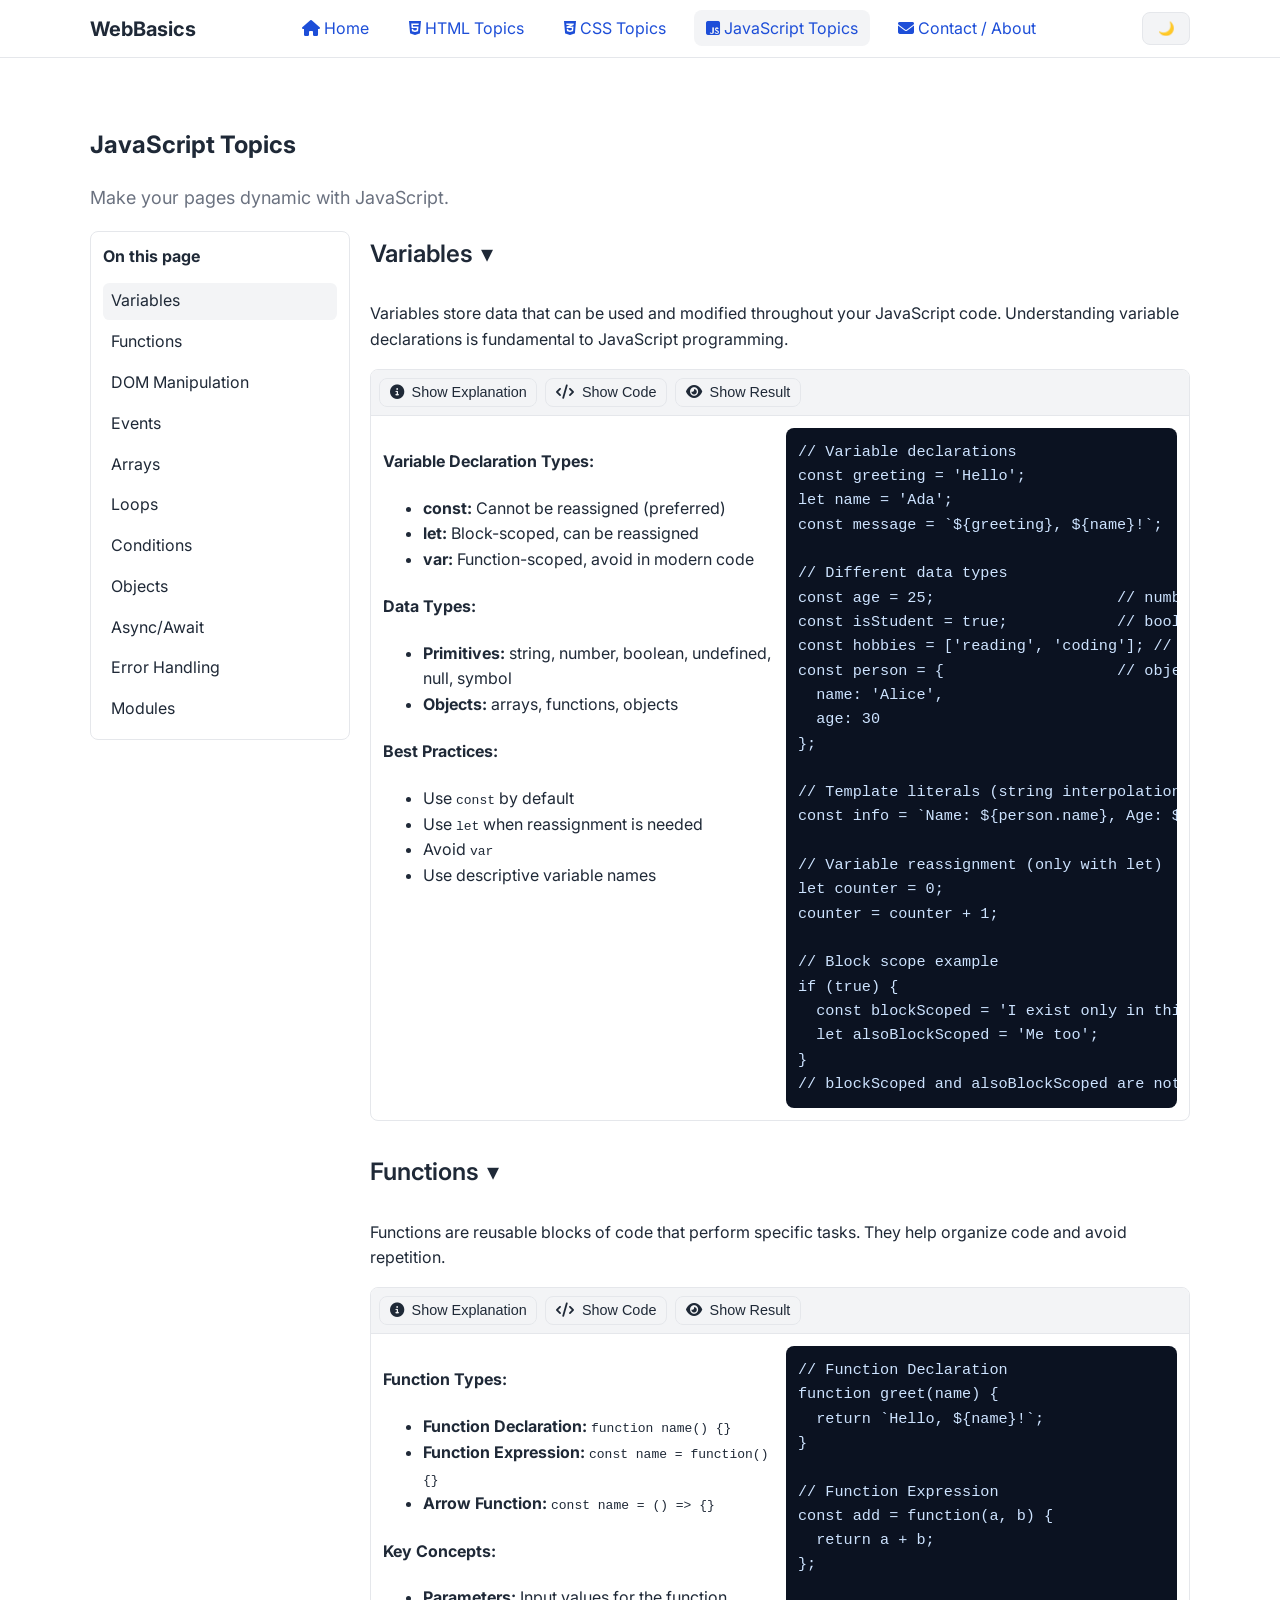
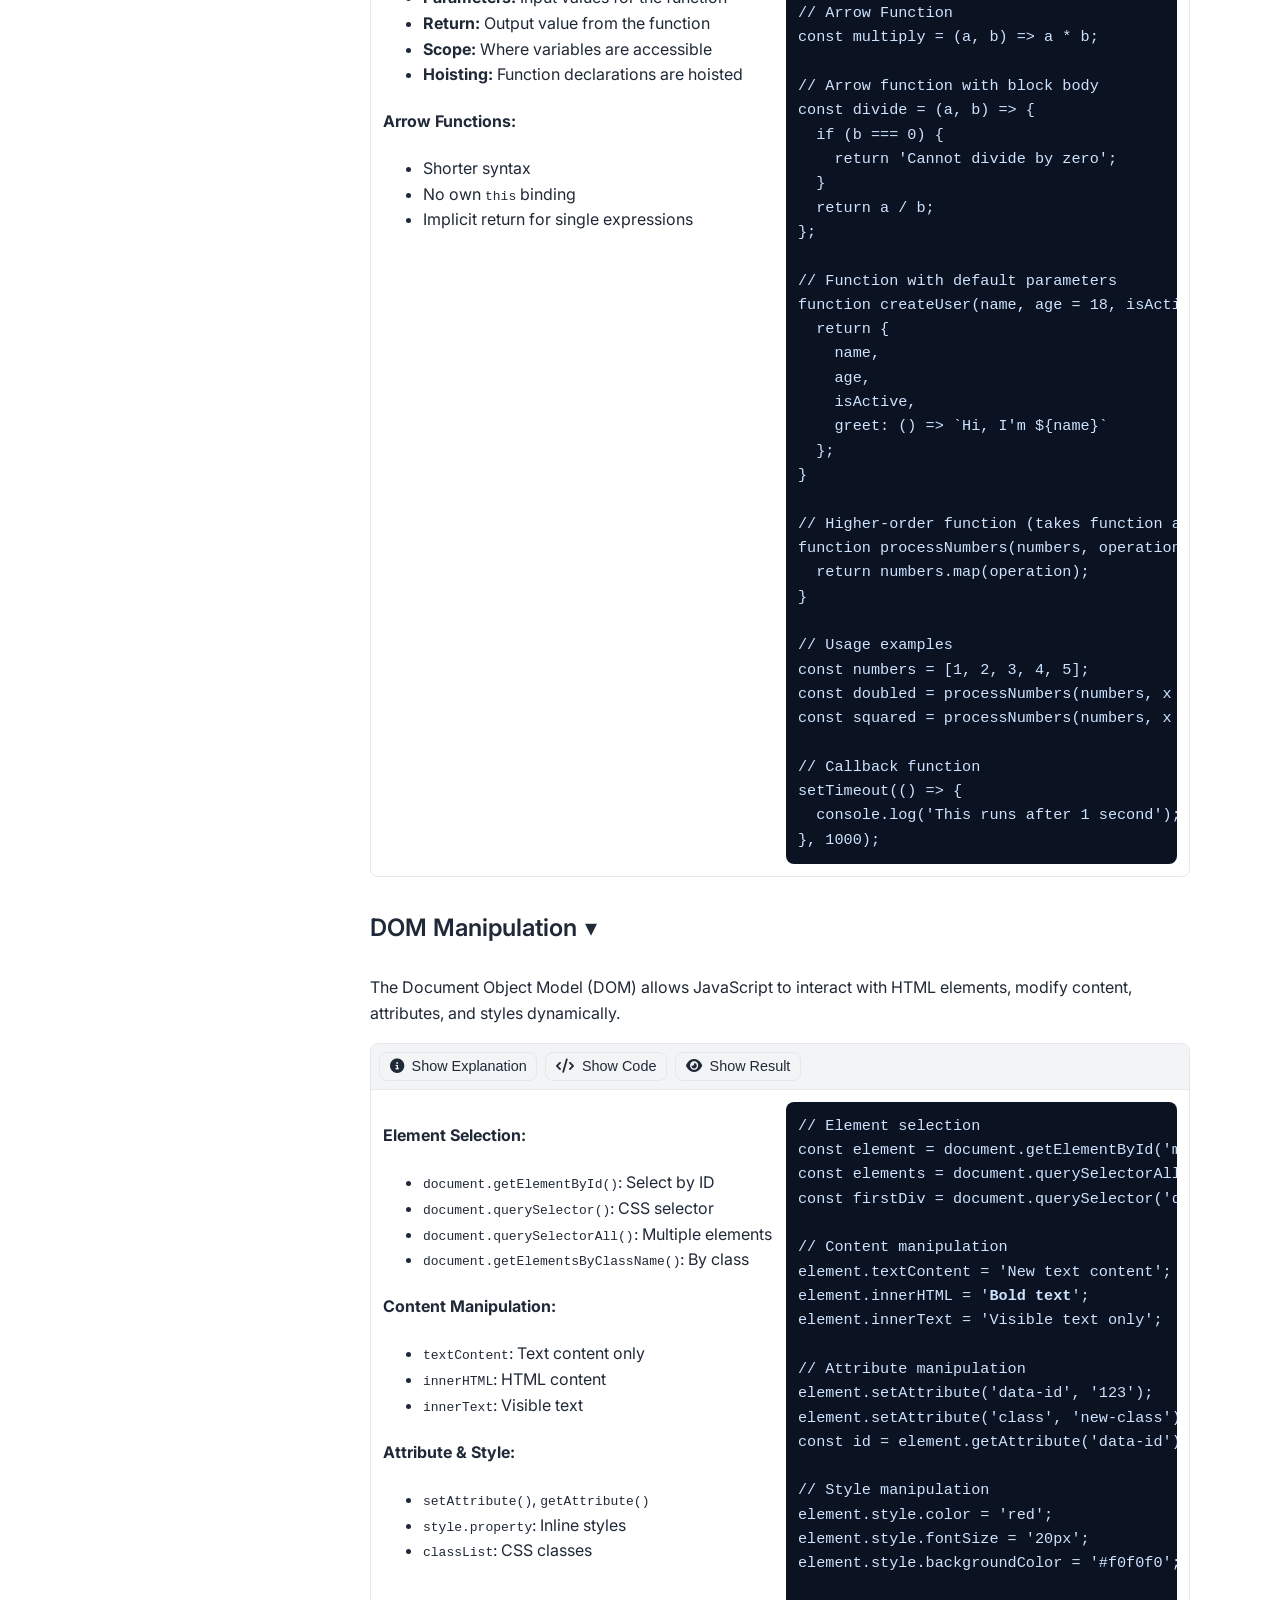
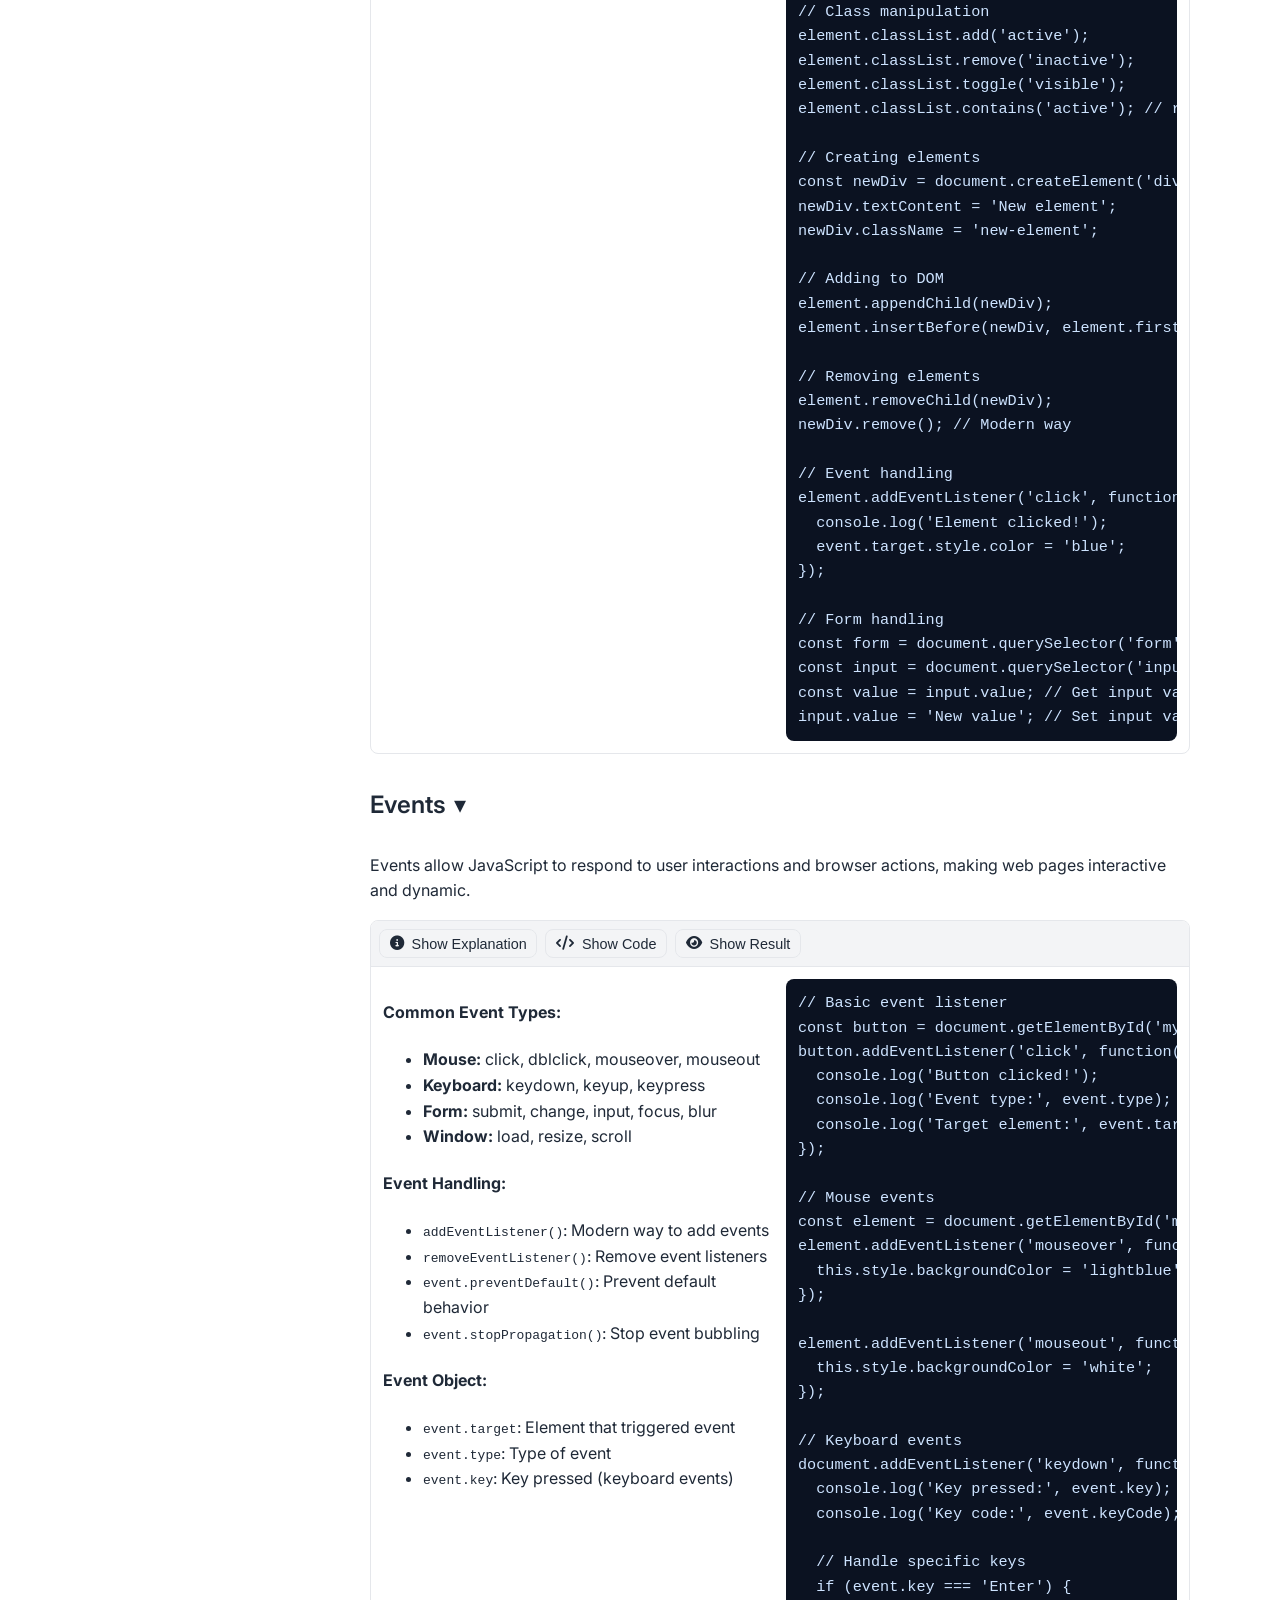
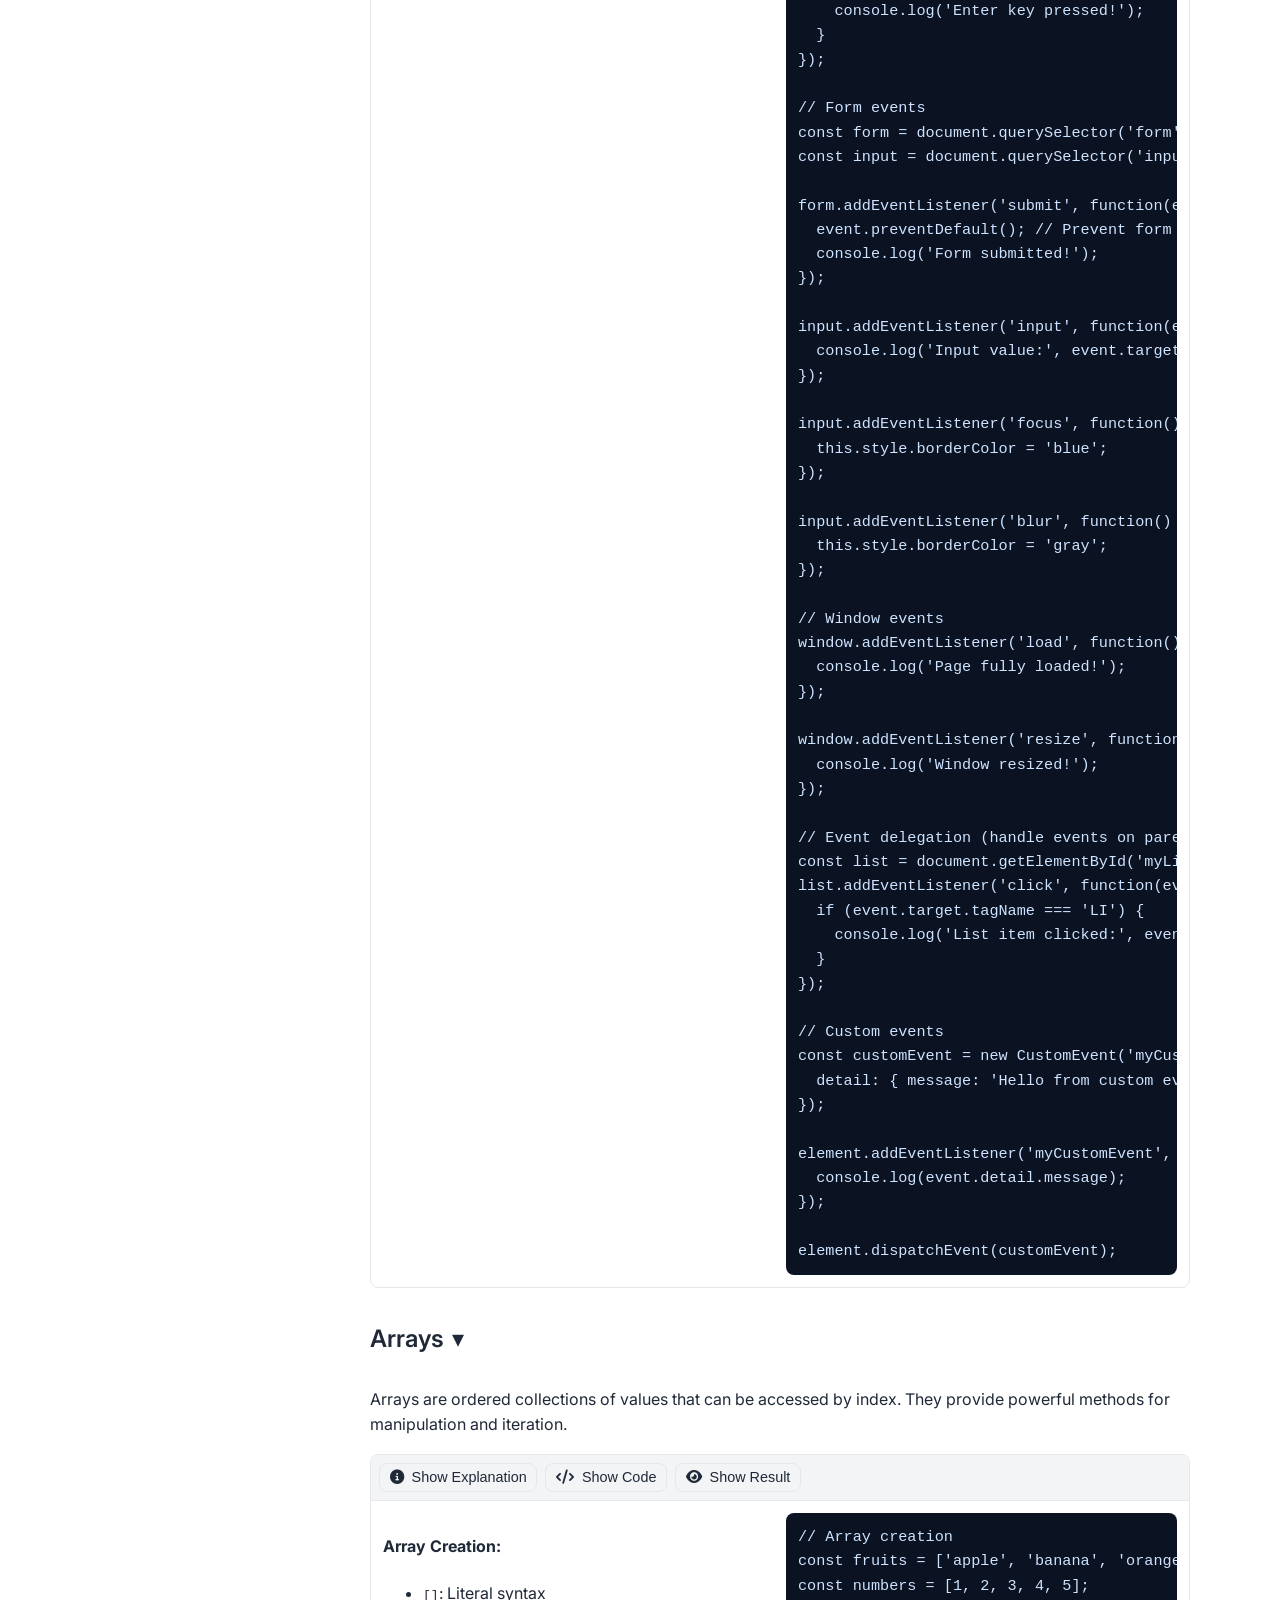
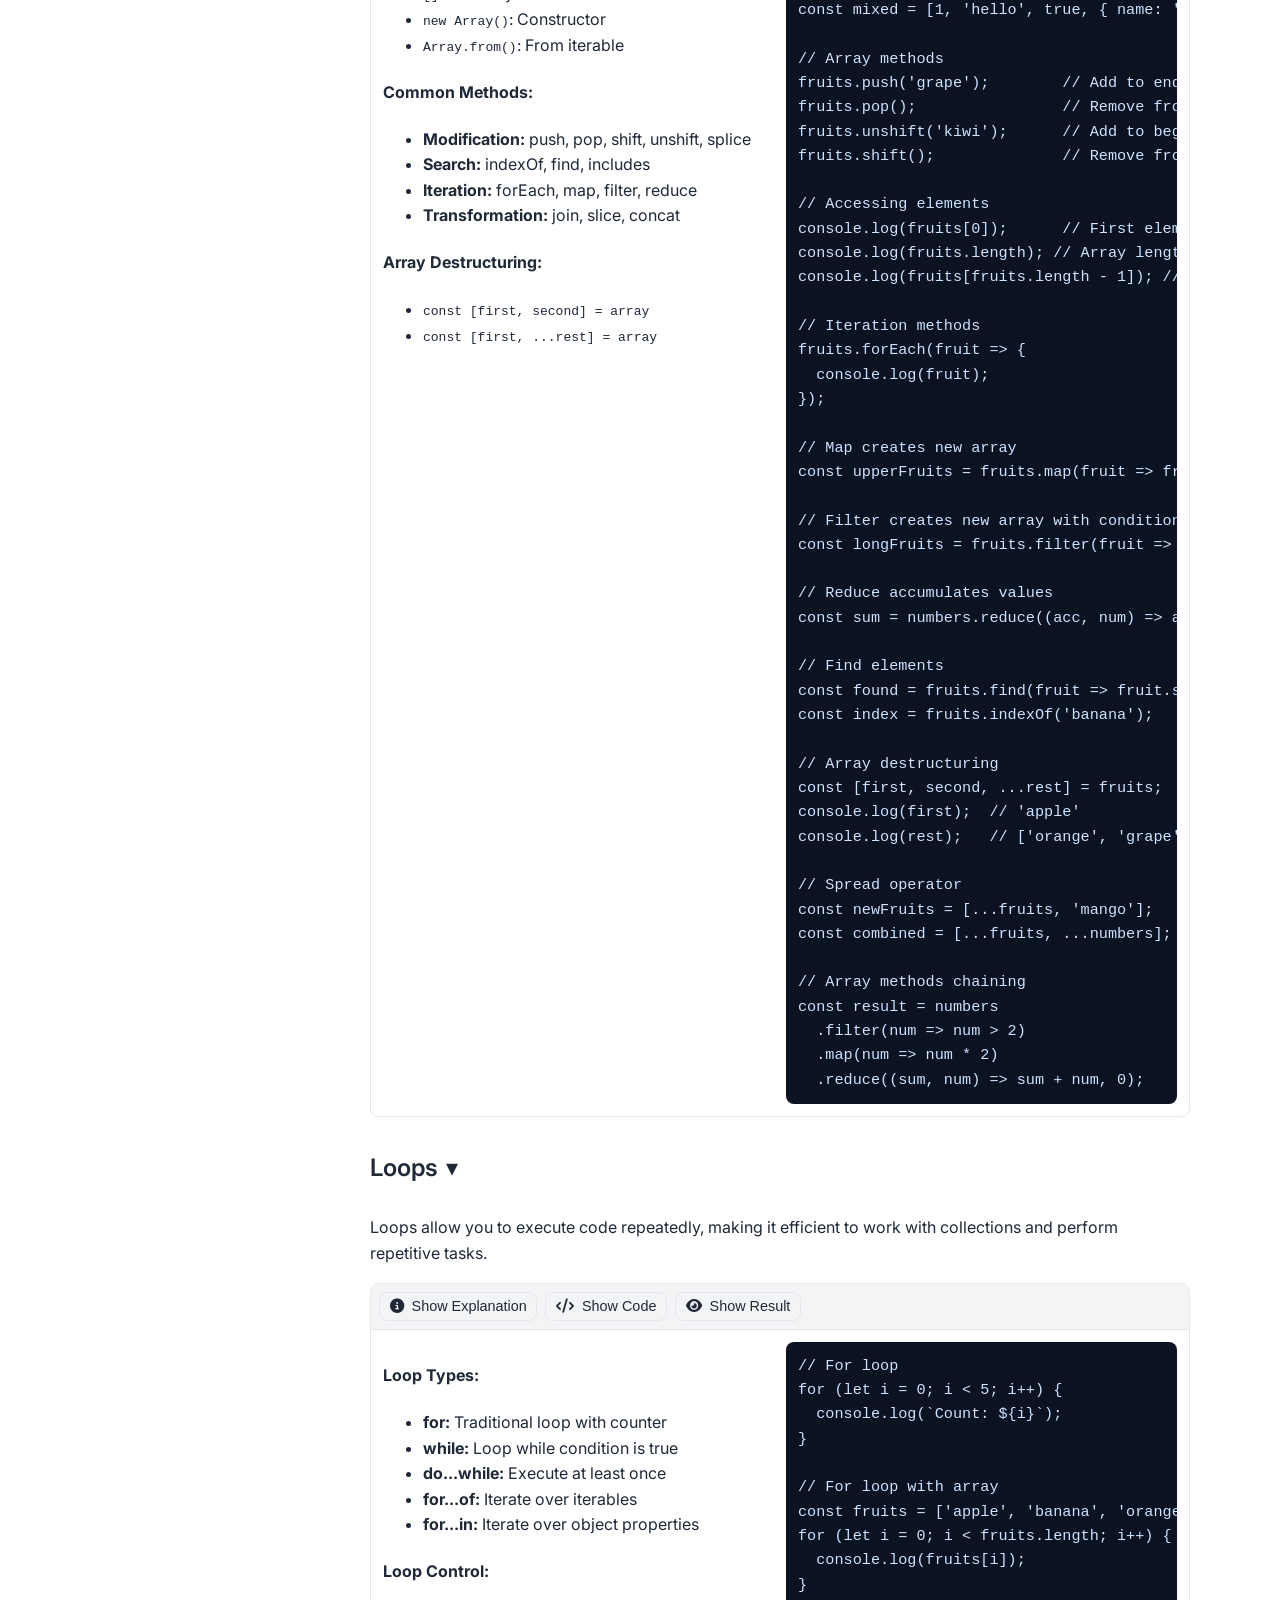
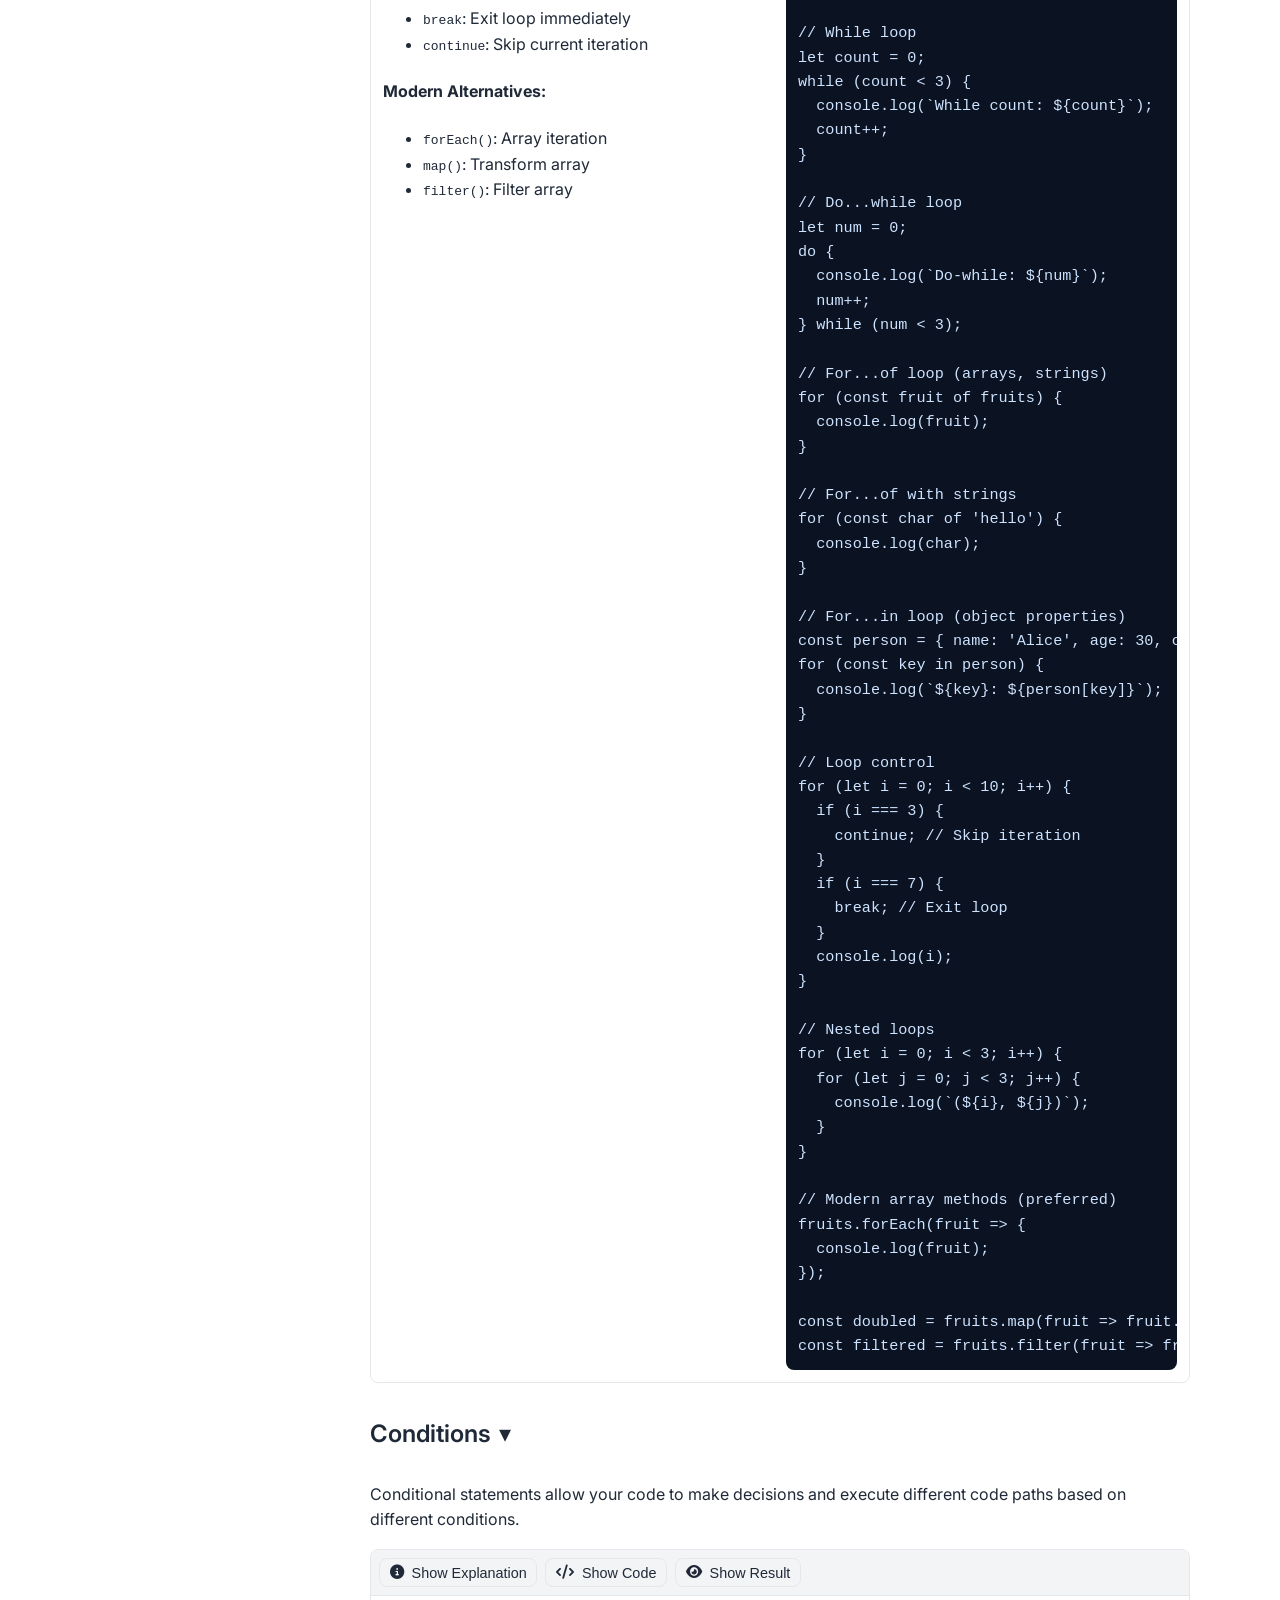
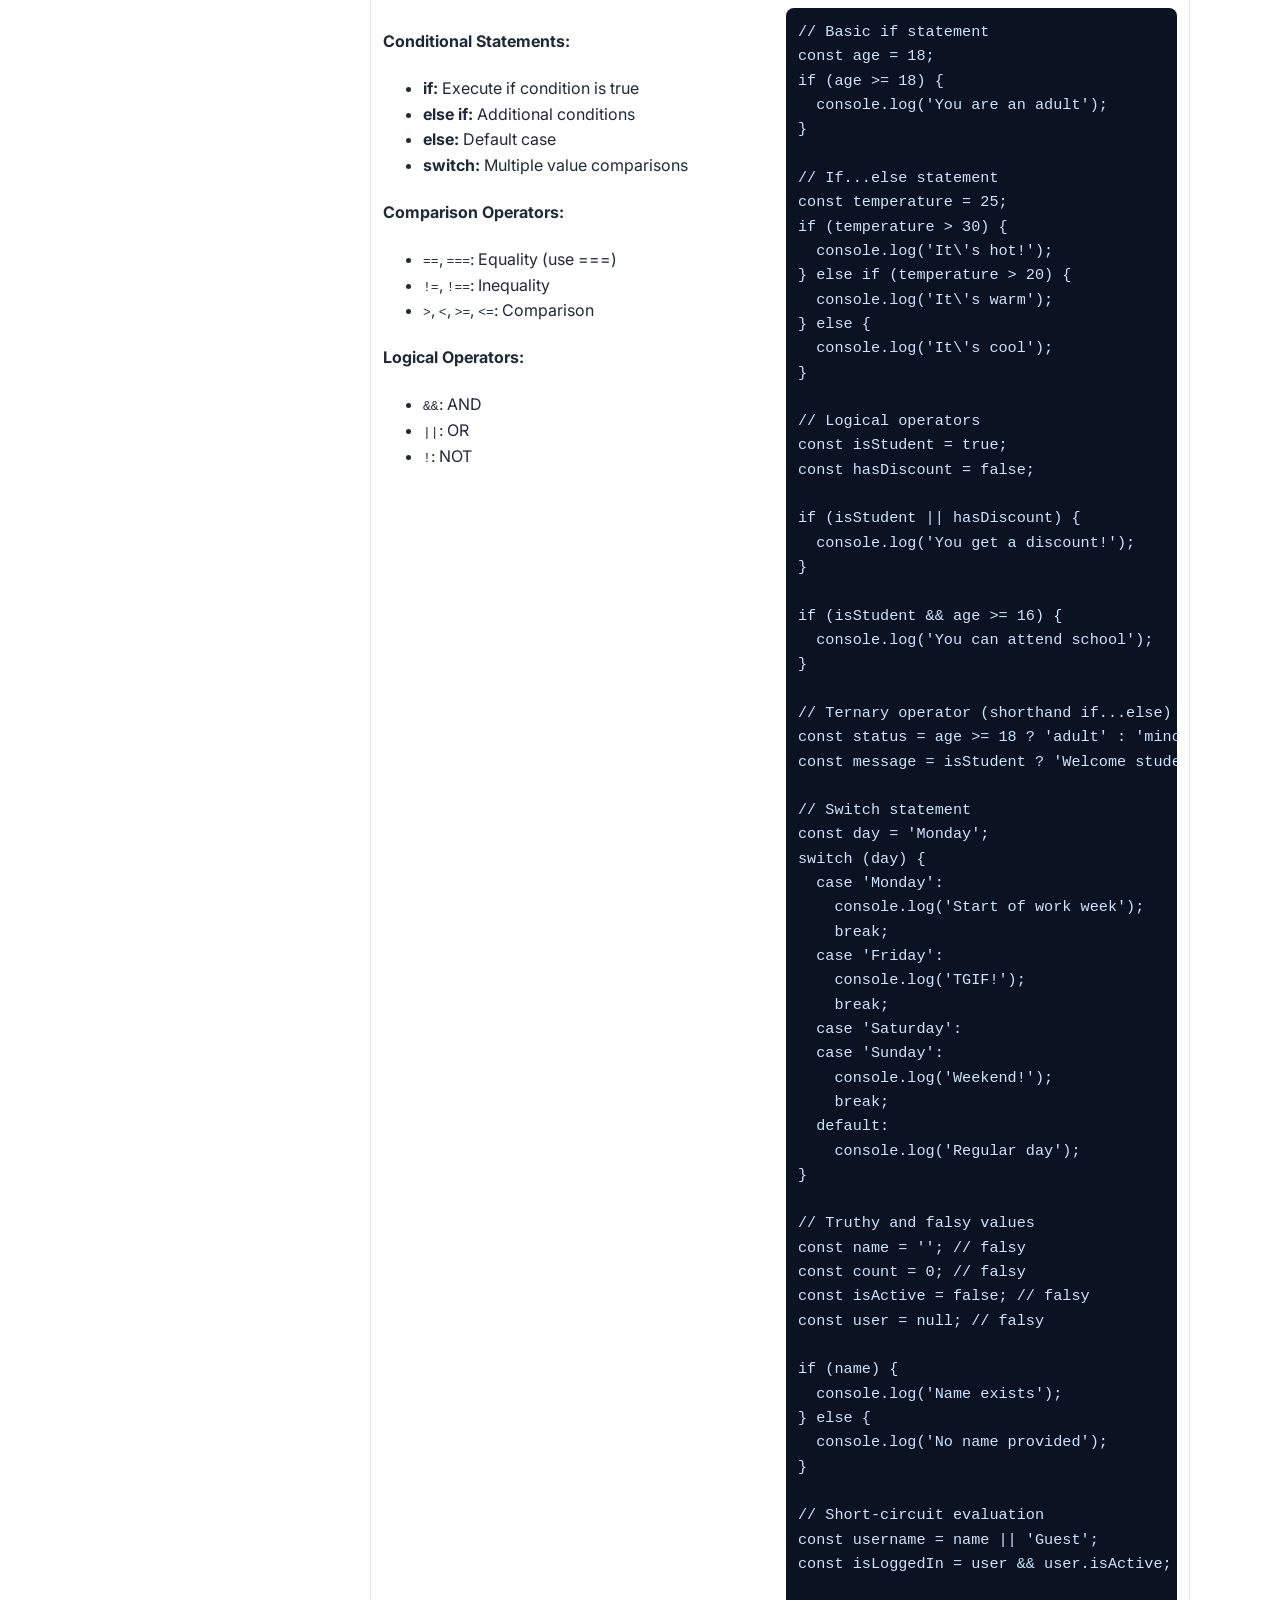
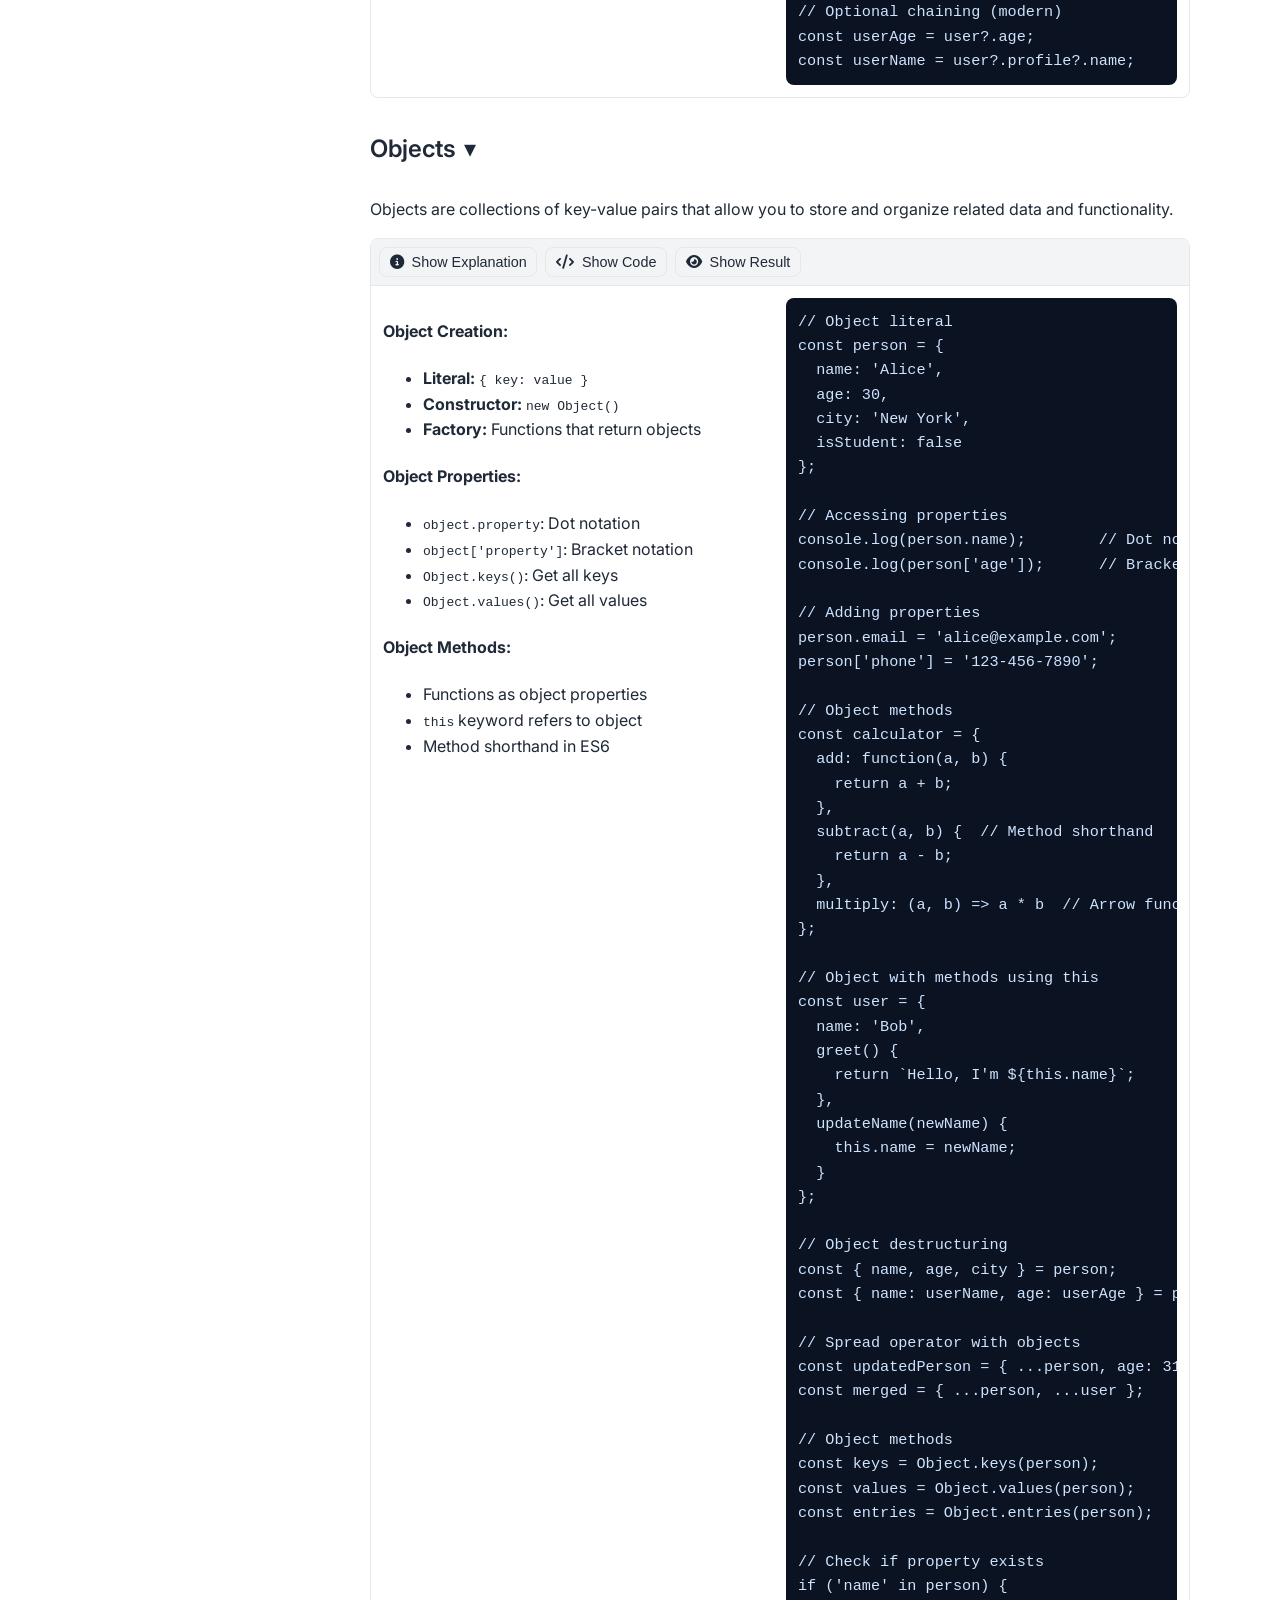
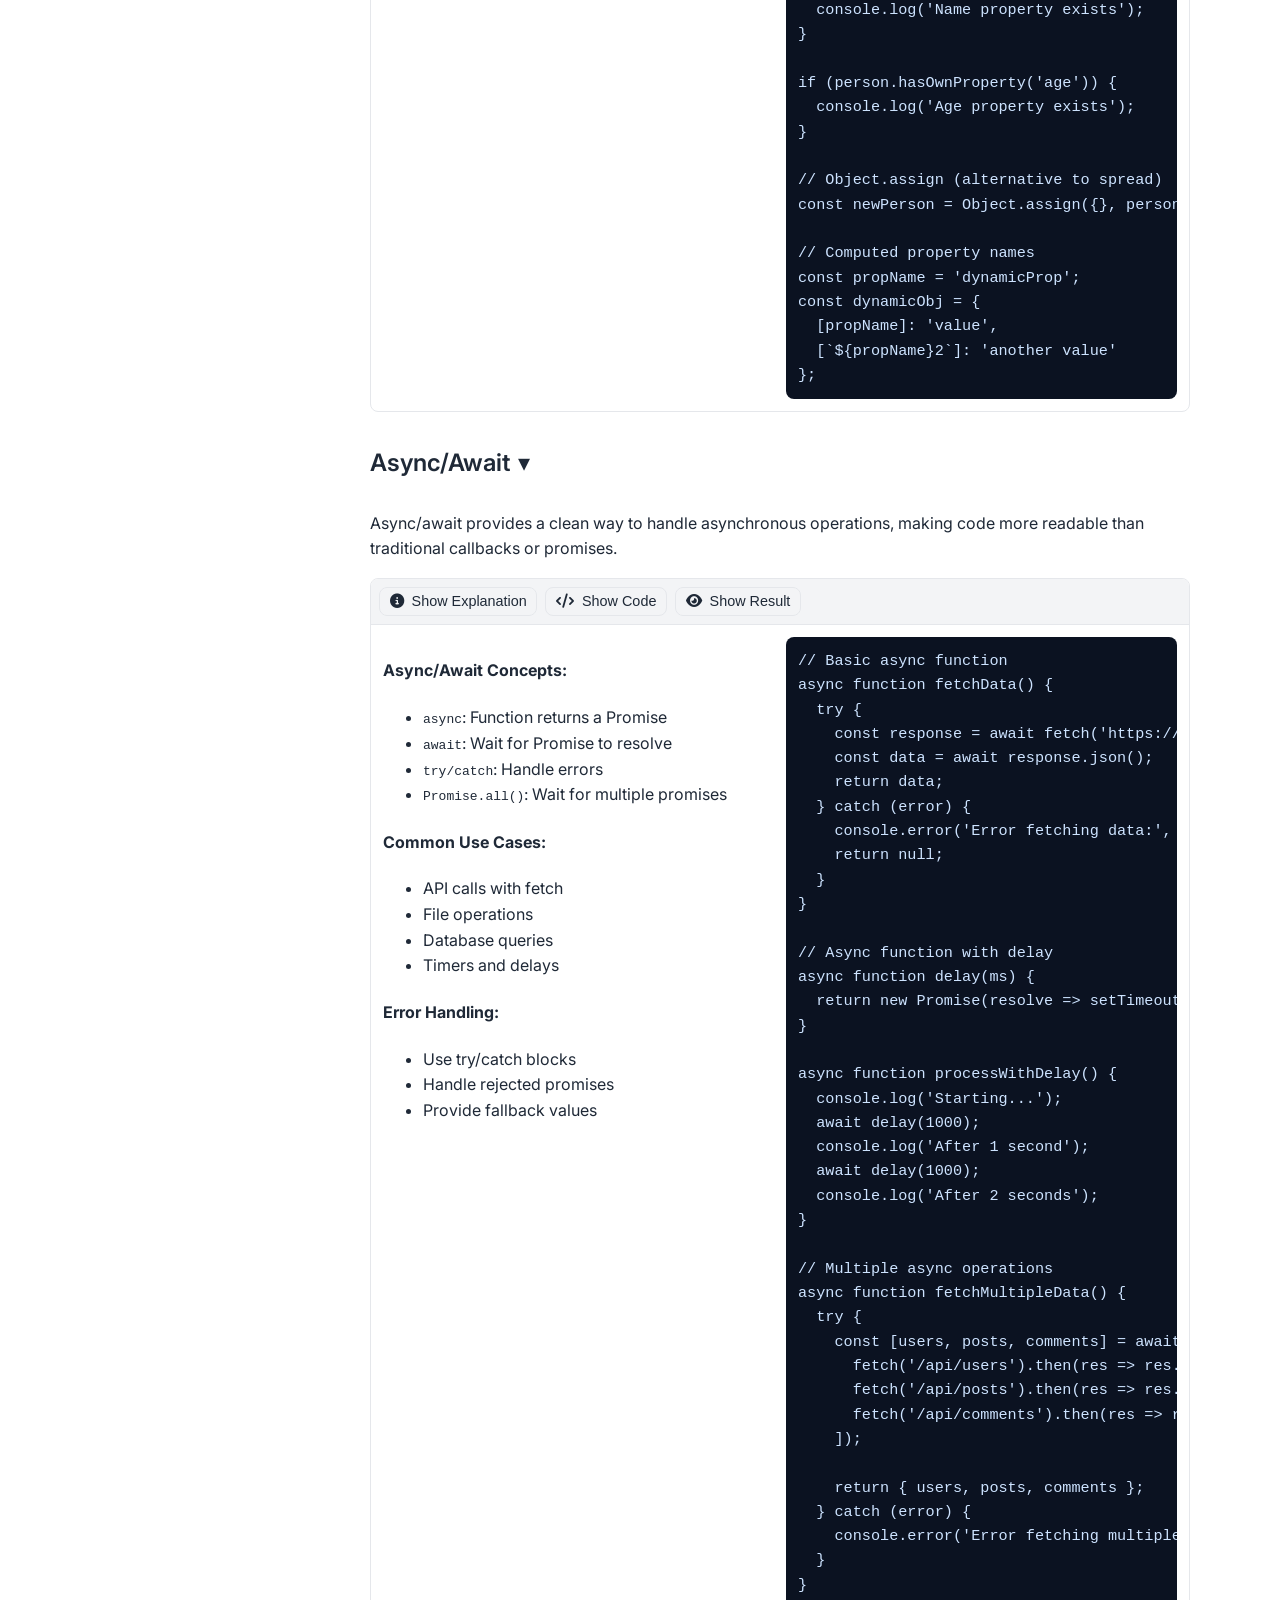
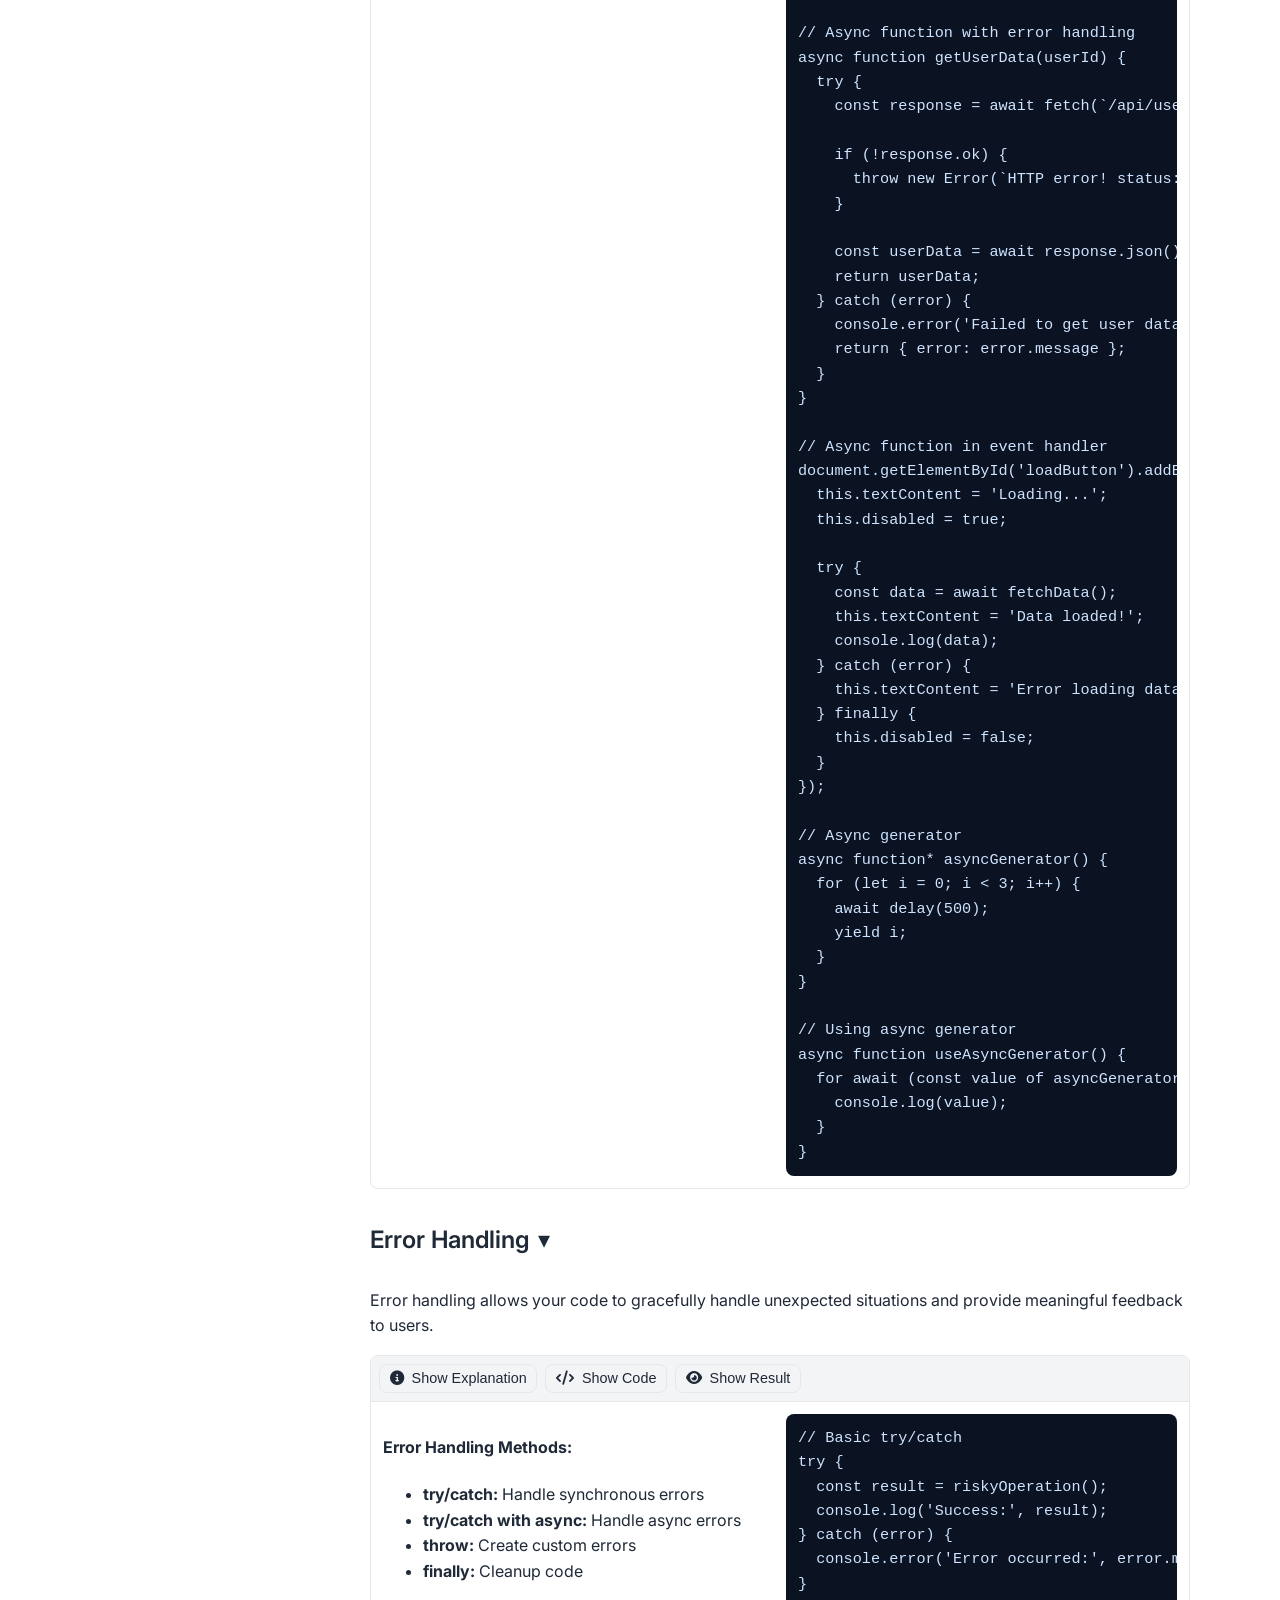
<file: javascript.html>
<!DOCTYPE html>
<html lang="en" data-theme="light">
  <head>
    <meta charset="utf-8">
    <meta name="viewport" content="width=device-width, initial-scale=1">
    <title>JavaScript Topics — WebBasics</title>
    <link href="https://fonts.googleapis.com/css2?family=Inter:wght@400;600;700&display=swap" rel="stylesheet">
    <link rel="stylesheet" href="https://cdnjs.cloudflare.com/ajax/libs/font-awesome/6.4.0/css/all.min.css">
    <link rel="stylesheet" href="style.css">
  </head>
  <body>
    <header class="site-header">
      <div class="container header-inner">
        <a class="brand" href="index.html">WebBasics</a>
        <nav class="site-nav" aria-label="Primary">
          <button class="nav-toggle" aria-expanded="false" aria-controls="primary-nav">☰</button>
          <ul id="primary-nav" class="nav-list">
            <li><a class="nav-link" href="index.html"><i class="fas fa-home"></i> Home</a></li>
            <li><a class="nav-link" href="html.html"><i class="fab fa-html5"></i> HTML Topics</a></li>
            <li><a class="nav-link" href="css.html"><i class="fab fa-css3-alt"></i> CSS Topics</a></li>
            <li><a class="nav-link active" href="javascript.html"><i class="fab fa-js-square"></i> JavaScript Topics</a></li>
            <li><a class="nav-link" href="contact.html"><i class="fas fa-envelope"></i> Contact / About</a></li>
          </ul>
        </nav>
        <div class="header-actions">
          <button id="themeToggle" class="btn btn-secondary" aria-pressed="false" aria-label="Toggle theme"><i class="fas fa-moon"></i></button>
        </div>
      </div>
    </header>

    <main class="site-main">
      <section class="section">
          <div class="container">
          <h1>JavaScript Topics</h1>
          <p class="lead">Make your pages dynamic with JavaScript.</p>

          <div class="layout">
            <aside class="toc" aria-label="Table of contents">
              <h2>On this page</h2>
              <nav id="tocNav">
                <a href="#variables">Variables</a>
                <a href="#functions">Functions</a>
                <a href="#dom">DOM Manipulation</a>
                <a href="#events">Events</a>
                <a href="#arrays">Arrays</a>
                <a href="#loops">Loops</a>
                <a href="#conditions">Conditions</a>
                <a href="#objects">Objects</a>
                <a href="#async">Async/Await</a>
                <a href="#error-handling">Error Handling</a>
                <a href="#modules">Modules</a>
              </nav>
            </aside>

            <div>

          <article id="variables" class="topic">
            <h2><button class="collapse-toggle" aria-expanded="true" aria-controls="content-variables">Variables</button></h2>
            <div id="content-variables" class="topic-content">
              <p>Variables store data that can be used and modified throughout your JavaScript code. Understanding variable declarations is fundamental to JavaScript programming.</p>
              
              <div class="example">
                <div class="example-toolbar">
                  <button class="btn btn-small toggle-expl" data-target="#expl-variables"><i class="fas fa-info-circle"></i> Show Explanation</button>
                  <button class="btn btn-small toggle-code" data-target="#code-variables"><i class="fas fa-code"></i> Show Code</button>
                  <button class="btn btn-small toggle-preview" data-target="#preview-variables"><i class="fas fa-eye"></i> Show Result</button>
                </div>
                <div class="example-body two-col">
                  <div id="expl-variables" class="explanation" aria-hidden="false">
                    <h4>Variable Declaration Types:</h4>
                    <ul>
                      <li><strong>const:</strong> Cannot be reassigned (preferred)</li>
                      <li><strong>let:</strong> Block-scoped, can be reassigned</li>
                      <li><strong>var:</strong> Function-scoped, avoid in modern code</li>
                    </ul>
                    <h4>Data Types:</h4>
                    <ul>
                      <li><strong>Primitives:</strong> string, number, boolean, undefined, null, symbol</li>
                      <li><strong>Objects:</strong> arrays, functions, objects</li>
                    </ul>
                    <h4>Best Practices:</h4>
                    <ul>
                      <li>Use <code>const</code> by default</li>
                      <li>Use <code>let</code> when reassignment is needed</li>
                      <li>Avoid <code>var</code></li>
                      <li>Use descriptive variable names</li>
                    </ul>
                  </div>
                  <pre id="code-variables" class="code" aria-hidden="false"><code class="language-javascript">// Variable declarations
const greeting = 'Hello';
let name = 'Ada';
const message = `${greeting}, ${name}!`;

// Different data types
const age = 25;                    // number
const isStudent = true;            // boolean
const hobbies = ['reading', 'coding']; // array
const person = {                   // object
  name: 'Alice',
  age: 30
};

// Template literals (string interpolation)
const info = `Name: ${person.name}, Age: ${person.age}`;

// Variable reassignment (only with let)
let counter = 0;
counter = counter + 1;

// Block scope example
if (true) {
  const blockScoped = 'I exist only in this block';
  let alsoBlockScoped = 'Me too';
}
// blockScoped and alsoBlockScoped are not accessible here</code></pre>
                  <div id="preview-variables" class="preview" aria-hidden="true">
                    <div id="variables-demo">
                      <h4>Variable Examples:</h4>
                      <p id="greeting-output"></p>
                      <p id="data-types-output"></p>
                      <p id="template-output"></p>
                      <button onclick="incrementCounter()">Increment Counter: <span id="counter">0</span></button>
                    </div>
                  </div>
                </div>
              </div>
            </div>
          </article>

          <article id="functions" class="topic">
            <h2><button class="collapse-toggle" aria-expanded="true" aria-controls="content-functions">Functions</button></h2>
            <div id="content-functions" class="topic-content">
              <p>Functions are reusable blocks of code that perform specific tasks. They help organize code and avoid repetition.</p>
              
              <div class="example">
                <div class="example-toolbar">
                  <button class="btn btn-small toggle-expl" data-target="#expl-functions"><i class="fas fa-info-circle"></i> Show Explanation</button>
                  <button class="btn btn-small toggle-code" data-target="#code-functions"><i class="fas fa-code"></i> Show Code</button>
                  <button class="btn btn-small toggle-preview" data-target="#preview-functions"><i class="fas fa-eye"></i> Show Result</button>
                </div>
                <div class="example-body two-col">
                  <div id="expl-functions" class="explanation" aria-hidden="false">
                    <h4>Function Types:</h4>
                    <ul>
                      <li><strong>Function Declaration:</strong> <code>function name() {}</code></li>
                      <li><strong>Function Expression:</strong> <code>const name = function() {}</code></li>
                      <li><strong>Arrow Function:</strong> <code>const name = () => {}</code></li>
                    </ul>
                    <h4>Key Concepts:</h4>
                    <ul>
                      <li><strong>Parameters:</strong> Input values for the function</li>
                      <li><strong>Return:</strong> Output value from the function</li>
                      <li><strong>Scope:</strong> Where variables are accessible</li>
                      <li><strong>Hoisting:</strong> Function declarations are hoisted</li>
                    </ul>
                    <h4>Arrow Functions:</h4>
                    <ul>
                      <li>Shorter syntax</li>
                      <li>No own <code>this</code> binding</li>
                      <li>Implicit return for single expressions</li>
                    </ul>
                  </div>
                  <pre id="code-functions" class="code" aria-hidden="false"><code class="language-javascript">// Function Declaration
function greet(name) {
  return `Hello, ${name}!`;
}

// Function Expression
const add = function(a, b) {
  return a + b;
};

// Arrow Function
const multiply = (a, b) => a * b;

// Arrow function with block body
const divide = (a, b) => {
  if (b === 0) {
    return 'Cannot divide by zero';
  }
  return a / b;
};

// Function with default parameters
function createUser(name, age = 18, isActive = true) {
  return {
    name,
    age,
    isActive,
    greet: () => `Hi, I'm ${name}`
  };
}

// Higher-order function (takes function as parameter)
function processNumbers(numbers, operation) {
  return numbers.map(operation);
}

// Usage examples
const numbers = [1, 2, 3, 4, 5];
const doubled = processNumbers(numbers, x => x * 2);
const squared = processNumbers(numbers, x => x * x);

// Callback function
setTimeout(() => {
  console.log('This runs after 1 second');
}, 1000);</code></pre>
                  <div id="preview-functions" class="preview" aria-hidden="true">
                    <div id="functions-demo">
                      <h4>Function Examples:</h4>
                      <button onclick="demoGreet()">Greet Function</button>
                      <button onclick="demoMath()">Math Functions</button>
                      <button onclick="demoUser()">Create User</button>
                      <button onclick="demoArray()">Process Array</button>
                      <div id="function-output"></div>
                    </div>
                  </div>
                </div>
              </div>
            </div>
          </article>

          <article id="dom" class="topic">
            <h2><button class="collapse-toggle" aria-expanded="true" aria-controls="content-dom">DOM Manipulation</button></h2>
            <div id="content-dom" class="topic-content">
              <p>The Document Object Model (DOM) allows JavaScript to interact with HTML elements, modify content, attributes, and styles dynamically.</p>
              
              <div class="example">
                <div class="example-toolbar">
                  <button class="btn btn-small toggle-expl" data-target="#expl-dom"><i class="fas fa-info-circle"></i> Show Explanation</button>
                  <button class="btn btn-small toggle-code" data-target="#code-dom"><i class="fas fa-code"></i> Show Code</button>
                  <button class="btn btn-small toggle-preview" data-target="#preview-dom"><i class="fas fa-eye"></i> Show Result</button>
                </div>
                <div class="example-body two-col">
                  <div id="expl-dom" class="explanation" aria-hidden="false">
                    <h4>Element Selection:</h4>
                    <ul>
                      <li><code>document.getElementById()</code>: Select by ID</li>
                      <li><code>document.querySelector()</code>: CSS selector</li>
                      <li><code>document.querySelectorAll()</code>: Multiple elements</li>
                      <li><code>document.getElementsByClassName()</code>: By class</li>
                    </ul>
                    <h4>Content Manipulation:</h4>
                    <ul>
                      <li><code>textContent</code>: Text content only</li>
                      <li><code>innerHTML</code>: HTML content</li>
                      <li><code>innerText</code>: Visible text</li>
                    </ul>
                    <h4>Attribute & Style:</h4>
                    <ul>
                      <li><code>setAttribute()</code>, <code>getAttribute()</code></li>
                      <li><code>style.property</code>: Inline styles</li>
                      <li><code>classList</code>: CSS classes</li>
                    </ul>
                  </div>
                  <pre id="code-dom" class="code" aria-hidden="false"><code class="language-javascript">// Element selection
const element = document.getElementById('myElement');
const elements = document.querySelectorAll('.my-class');
const firstDiv = document.querySelector('div');

// Content manipulation
element.textContent = 'New text content';
element.innerHTML = '<strong>Bold text</strong>';
element.innerText = 'Visible text only';

// Attribute manipulation
element.setAttribute('data-id', '123');
element.setAttribute('class', 'new-class');
const id = element.getAttribute('data-id');

// Style manipulation
element.style.color = 'red';
element.style.fontSize = '20px';
element.style.backgroundColor = '#f0f0f0';

// Class manipulation
element.classList.add('active');
element.classList.remove('inactive');
element.classList.toggle('visible');
element.classList.contains('active'); // returns boolean

// Creating elements
const newDiv = document.createElement('div');
newDiv.textContent = 'New element';
newDiv.className = 'new-element';

// Adding to DOM
element.appendChild(newDiv);
element.insertBefore(newDiv, element.firstChild);

// Removing elements
element.removeChild(newDiv);
newDiv.remove(); // Modern way

// Event handling
element.addEventListener('click', function(event) {
  console.log('Element clicked!');
  event.target.style.color = 'blue';
});

// Form handling
const form = document.querySelector('form');
const input = document.querySelector('input[type="text"]');
const value = input.value; // Get input value
input.value = 'New value'; // Set input value</code></pre>
                  <div id="preview-dom" class="preview" aria-hidden="true">
                    <div id="dom-demo">
                      <h4>DOM Manipulation Demo:</h4>
                      <div id="demo-element" style="padding: 10px; border: 1px solid #ccc; margin: 10px 0;">
                        Original content
                      </div>
                      <button onclick="changeContent()">Change Content</button>
                      <button onclick="changeStyle()">Change Style</button>
                      <button onclick="addClass()">Add Class</button>
                      <button onclick="createElement()">Create Element</button>
                      <div id="new-elements"></div>
                    </div>
                  </div>
                </div>
              </div>
            </div>
          </article>

          <article id="events" class="topic">
            <h2><button class="collapse-toggle" aria-expanded="true" aria-controls="content-events">Events</button></h2>
            <div id="content-events" class="topic-content">
              <p>Events allow JavaScript to respond to user interactions and browser actions, making web pages interactive and dynamic.</p>
              
              <div class="example">
                <div class="example-toolbar">
                  <button class="btn btn-small toggle-expl" data-target="#expl-events"><i class="fas fa-info-circle"></i> Show Explanation</button>
                  <button class="btn btn-small toggle-code" data-target="#code-events"><i class="fas fa-code"></i> Show Code</button>
                  <button class="btn btn-small toggle-preview" data-target="#preview-events"><i class="fas fa-eye"></i> Show Result</button>
                </div>
                <div class="example-body two-col">
                  <div id="expl-events" class="explanation" aria-hidden="false">
                    <h4>Common Event Types:</h4>
                    <ul>
                      <li><strong>Mouse:</strong> click, dblclick, mouseover, mouseout</li>
                      <li><strong>Keyboard:</strong> keydown, keyup, keypress</li>
                      <li><strong>Form:</strong> submit, change, input, focus, blur</li>
                      <li><strong>Window:</strong> load, resize, scroll</li>
                    </ul>
                    <h4>Event Handling:</h4>
                    <ul>
                      <li><code>addEventListener()</code>: Modern way to add events</li>
                      <li><code>removeEventListener()</code>: Remove event listeners</li>
                      <li><code>event.preventDefault()</code>: Prevent default behavior</li>
                      <li><code>event.stopPropagation()</code>: Stop event bubbling</li>
                    </ul>
                    <h4>Event Object:</h4>
                    <ul>
                      <li><code>event.target</code>: Element that triggered event</li>
                      <li><code>event.type</code>: Type of event</li>
                      <li><code>event.key</code>: Key pressed (keyboard events)</li>
                    </ul>
                  </div>
                  <pre id="code-events" class="code" aria-hidden="false"><code class="language-javascript">// Basic event listener
const button = document.getElementById('myButton');
button.addEventListener('click', function(event) {
  console.log('Button clicked!');
  console.log('Event type:', event.type);
  console.log('Target element:', event.target);
});

// Mouse events
const element = document.getElementById('myElement');
element.addEventListener('mouseover', function() {
  this.style.backgroundColor = 'lightblue';
});

element.addEventListener('mouseout', function() {
  this.style.backgroundColor = 'white';
});

// Keyboard events
document.addEventListener('keydown', function(event) {
  console.log('Key pressed:', event.key);
  console.log('Key code:', event.keyCode);
  
  // Handle specific keys
  if (event.key === 'Enter') {
    console.log('Enter key pressed!');
  }
});

// Form events
const form = document.querySelector('form');
const input = document.querySelector('input');

form.addEventListener('submit', function(event) {
  event.preventDefault(); // Prevent form submission
  console.log('Form submitted!');
});

input.addEventListener('input', function(event) {
  console.log('Input value:', event.target.value);
});

input.addEventListener('focus', function() {
  this.style.borderColor = 'blue';
});

input.addEventListener('blur', function() {
  this.style.borderColor = 'gray';
});

// Window events
window.addEventListener('load', function() {
  console.log('Page fully loaded!');
});

window.addEventListener('resize', function() {
  console.log('Window resized!');
});

// Event delegation (handle events on parent)
const list = document.getElementById('myList');
list.addEventListener('click', function(event) {
  if (event.target.tagName === 'LI') {
    console.log('List item clicked:', event.target.textContent);
  }
});

// Custom events
const customEvent = new CustomEvent('myCustomEvent', {
  detail: { message: 'Hello from custom event!' }
});

element.addEventListener('myCustomEvent', function(event) {
  console.log(event.detail.message);
});

element.dispatchEvent(customEvent);</code></pre>
                  <div id="preview-events" class="preview" aria-hidden="true">
                    <div id="events-demo">
                      <h4>Event Examples:</h4>
                      <button id="click-demo" style="padding: 10px; margin: 5px;">Click Me</button>
                      <div id="hover-demo" style="padding: 20px; border: 1px solid #ccc; margin: 10px 0;">
                        Hover over me
                      </div>
                      <input id="input-demo" type="text" placeholder="Type here..." style="padding: 5px; margin: 5px;">
                      <div id="key-demo" style="padding: 10px; background: #f0f0f0; margin: 10px 0;">
                        Press any key
                      </div>
                      <div id="event-log" style="background: #f8f9fa; padding: 10px; margin: 10px 0; max-height: 150px; overflow-y: auto;"></div>
                    </div>
                  </div>
                </div>
              </div>
            </div>
          </article>

          <article id="arrays" class="topic">
            <h2><button class="collapse-toggle" aria-expanded="true" aria-controls="content-arrays">Arrays</button></h2>
            <div id="content-arrays" class="topic-content">
              <p>Arrays are ordered collections of values that can be accessed by index. They provide powerful methods for manipulation and iteration.</p>
              
              <div class="example">
                <div class="example-toolbar">
                  <button class="btn btn-small toggle-expl" data-target="#expl-arrays"><i class="fas fa-info-circle"></i> Show Explanation</button>
                  <button class="btn btn-small toggle-code" data-target="#code-arrays"><i class="fas fa-code"></i> Show Code</button>
                  <button class="btn btn-small toggle-preview" data-target="#preview-arrays"><i class="fas fa-eye"></i> Show Result</button>
                </div>
                <div class="example-body two-col">
                  <div id="expl-arrays" class="explanation" aria-hidden="false">
                    <h4>Array Creation:</h4>
                    <ul>
                      <li><code>[]</code>: Literal syntax</li>
                      <li><code>new Array()</code>: Constructor</li>
                      <li><code>Array.from()</code>: From iterable</li>
                    </ul>
                    <h4>Common Methods:</h4>
                    <ul>
                      <li><strong>Modification:</strong> push, pop, shift, unshift, splice</li>
                      <li><strong>Search:</strong> indexOf, find, includes</li>
                      <li><strong>Iteration:</strong> forEach, map, filter, reduce</li>
                      <li><strong>Transformation:</strong> join, slice, concat</li>
                    </ul>
                    <h4>Array Destructuring:</h4>
                    <ul>
                      <li><code>const [first, second] = array</code></li>
                      <li><code>const [first, ...rest] = array</code></li>
                    </ul>
                  </div>
                  <pre id="code-arrays" class="code" aria-hidden="false"><code class="language-javascript">// Array creation
const fruits = ['apple', 'banana', 'orange'];
const numbers = [1, 2, 3, 4, 5];
const mixed = [1, 'hello', true, { name: 'Alice' }];

// Array methods
fruits.push('grape');        // Add to end
fruits.pop();                // Remove from end
fruits.unshift('kiwi');      // Add to beginning
fruits.shift();              // Remove from beginning

// Accessing elements
console.log(fruits[0]);      // First element
console.log(fruits.length); // Array length
console.log(fruits[fruits.length - 1]); // Last element

// Iteration methods
fruits.forEach(fruit => {
  console.log(fruit);
});

// Map creates new array
const upperFruits = fruits.map(fruit => fruit.toUpperCase());

// Filter creates new array with condition
const longFruits = fruits.filter(fruit => fruit.length > 5);

// Reduce accumulates values
const sum = numbers.reduce((acc, num) => acc + num, 0);

// Find elements
const found = fruits.find(fruit => fruit.startsWith('a'));
const index = fruits.indexOf('banana');

// Array destructuring
const [first, second, ...rest] = fruits;
console.log(first);  // 'apple'
console.log(rest);   // ['orange', 'grape']

// Spread operator
const newFruits = [...fruits, 'mango'];
const combined = [...fruits, ...numbers];

// Array methods chaining
const result = numbers
  .filter(num => num > 2)
  .map(num => num * 2)
  .reduce((sum, num) => sum + num, 0);</code></pre>
                  <div id="preview-arrays" class="preview" aria-hidden="true">
                    <div id="arrays-demo">
                      <h4>Array Examples:</h4>
                      <button onclick="demoArrayMethods()">Array Methods</button>
                      <button onclick="demoArrayIteration()">Array Iteration</button>
                      <button onclick="demoArrayDestructuring()">Destructuring</button>
                      <div id="array-output"></div>
                    </div>
                  </div>
                </div>
              </div>
            </div>
          </article>

          <article id="loops" class="topic">
            <h2><button class="collapse-toggle" aria-expanded="true" aria-controls="content-loops">Loops</button></h2>
            <div id="content-loops" class="topic-content">
              <p>Loops allow you to execute code repeatedly, making it efficient to work with collections and perform repetitive tasks.</p>
              
              <div class="example">
                <div class="example-toolbar">
                  <button class="btn btn-small toggle-expl" data-target="#expl-loops"><i class="fas fa-info-circle"></i> Show Explanation</button>
                  <button class="btn btn-small toggle-code" data-target="#code-loops"><i class="fas fa-code"></i> Show Code</button>
                  <button class="btn btn-small toggle-preview" data-target="#preview-loops"><i class="fas fa-eye"></i> Show Result</button>
                </div>
                <div class="example-body two-col">
                  <div id="expl-loops" class="explanation" aria-hidden="false">
                    <h4>Loop Types:</h4>
                    <ul>
                      <li><strong>for:</strong> Traditional loop with counter</li>
                      <li><strong>while:</strong> Loop while condition is true</li>
                      <li><strong>do...while:</strong> Execute at least once</li>
                      <li><strong>for...of:</strong> Iterate over iterables</li>
                      <li><strong>for...in:</strong> Iterate over object properties</li>
                    </ul>
                    <h4>Loop Control:</h4>
                    <ul>
                      <li><code>break</code>: Exit loop immediately</li>
                      <li><code>continue</code>: Skip current iteration</li>
                    </ul>
                    <h4>Modern Alternatives:</h4>
                    <ul>
                      <li><code>forEach()</code>: Array iteration</li>
                      <li><code>map()</code>: Transform array</li>
                      <li><code>filter()</code>: Filter array</li>
                    </ul>
                  </div>
                  <pre id="code-loops" class="code" aria-hidden="false"><code class="language-javascript">// For loop
for (let i = 0; i < 5; i++) {
  console.log(`Count: ${i}`);
}

// For loop with array
const fruits = ['apple', 'banana', 'orange'];
for (let i = 0; i < fruits.length; i++) {
  console.log(fruits[i]);
}

// While loop
let count = 0;
while (count < 3) {
  console.log(`While count: ${count}`);
  count++;
}

// Do...while loop
let num = 0;
do {
  console.log(`Do-while: ${num}`);
  num++;
} while (num < 3);

// For...of loop (arrays, strings)
for (const fruit of fruits) {
  console.log(fruit);
}

// For...of with strings
for (const char of 'hello') {
  console.log(char);
}

// For...in loop (object properties)
const person = { name: 'Alice', age: 30, city: 'NYC' };
for (const key in person) {
  console.log(`${key}: ${person[key]}`);
}

// Loop control
for (let i = 0; i < 10; i++) {
  if (i === 3) {
    continue; // Skip iteration
  }
  if (i === 7) {
    break; // Exit loop
  }
  console.log(i);
}

// Nested loops
for (let i = 0; i < 3; i++) {
  for (let j = 0; j < 3; j++) {
    console.log(`(${i}, ${j})`);
  }
}

// Modern array methods (preferred)
fruits.forEach(fruit => {
  console.log(fruit);
});

const doubled = fruits.map(fruit => fruit.toUpperCase());
const filtered = fruits.filter(fruit => fruit.length > 5);</code></pre>
                  <div id="preview-loops" class="preview" aria-hidden="true">
                    <div id="loops-demo">
                      <h4>Loop Examples:</h4>
                      <button onclick="demoForLoop()">For Loop</button>
                      <button onclick="demoWhileLoop()">While Loop</button>
                      <button onclick="demoForOfLoop()">For...of Loop</button>
                      <button onclick="demoLoopControl()">Loop Control</button>
                      <div id="loop-output"></div>
                    </div>
                  </div>
                </div>
              </div>
            </div>
          </article>

          <article id="conditions" class="topic">
            <h2><button class="collapse-toggle" aria-expanded="true" aria-controls="content-conditions">Conditions</button></h2>
            <div id="content-conditions" class="topic-content">
              <p>Conditional statements allow your code to make decisions and execute different code paths based on different conditions.</p>
              
              <div class="example">
                <div class="example-toolbar">
                  <button class="btn btn-small toggle-expl" data-target="#expl-conditions"><i class="fas fa-info-circle"></i> Show Explanation</button>
                  <button class="btn btn-small toggle-code" data-target="#code-conditions"><i class="fas fa-code"></i> Show Code</button>
                  <button class="btn btn-small toggle-preview" data-target="#preview-conditions"><i class="fas fa-eye"></i> Show Result</button>
                </div>
                <div class="example-body two-col">
                  <div id="expl-conditions" class="explanation" aria-hidden="false">
                    <h4>Conditional Statements:</h4>
                    <ul>
                      <li><strong>if:</strong> Execute if condition is true</li>
                      <li><strong>else if:</strong> Additional conditions</li>
                      <li><strong>else:</strong> Default case</li>
                      <li><strong>switch:</strong> Multiple value comparisons</li>
                    </ul>
                    <h4>Comparison Operators:</h4>
                    <ul>
                      <li><code>==</code>, <code>===</code>: Equality (use ===)</li>
                      <li><code>!=</code>, <code>!==</code>: Inequality</li>
                      <li><code>&gt;</code>, <code>&lt;</code>, <code>&gt;=</code>, <code>&lt;=</code>: Comparison</li>
                    </ul>
                    <h4>Logical Operators:</h4>
                    <ul>
                      <li><code>&amp;&amp;</code>: AND</li>
                      <li><code>||</code>: OR</li>
                      <li><code>!</code>: NOT</li>
                    </ul>
                  </div>
                  <pre id="code-conditions" class="code" aria-hidden="false"><code class="language-javascript">// Basic if statement
const age = 18;
if (age >= 18) {
  console.log('You are an adult');
}

// If...else statement
const temperature = 25;
if (temperature > 30) {
  console.log('It\'s hot!');
} else if (temperature > 20) {
  console.log('It\'s warm');
} else {
  console.log('It\'s cool');
}

// Logical operators
const isStudent = true;
const hasDiscount = false;

if (isStudent || hasDiscount) {
  console.log('You get a discount!');
}

if (isStudent &amp;&amp; age >= 16) {
  console.log('You can attend school');
}

// Ternary operator (shorthand if...else)
const status = age >= 18 ? 'adult' : 'minor';
const message = isStudent ? 'Welcome student!' : 'Welcome!';

// Switch statement
const day = 'Monday';
switch (day) {
  case 'Monday':
    console.log('Start of work week');
    break;
  case 'Friday':
    console.log('TGIF!');
    break;
  case 'Saturday':
  case 'Sunday':
    console.log('Weekend!');
    break;
  default:
    console.log('Regular day');
}

// Truthy and falsy values
const name = ''; // falsy
const count = 0; // falsy
const isActive = false; // falsy
const user = null; // falsy

if (name) {
  console.log('Name exists');
} else {
  console.log('No name provided');
}

// Short-circuit evaluation
const username = name || 'Guest';
const isLoggedIn = user &amp;&amp; user.isActive;

// Optional chaining (modern)
const userAge = user?.age;
const userName = user?.profile?.name;</code></pre>
                  <div id="preview-conditions" class="preview" aria-hidden="true">
                    <div id="conditions-demo">
                      <h4>Condition Examples:</h4>
                      <button onclick="demoIfElse()">If/Else</button>
                      <button onclick="demoSwitch()">Switch</button>
                      <button onclick="demoTernary()">Ternary</button>
                      <button onclick="demoLogical()">Logical Operators</button>
                      <div id="condition-output"></div>
                    </div>
                  </div>
                </div>
              </div>
            </div>
          </article>

          <article id="objects" class="topic">
            <h2><button class="collapse-toggle" aria-expanded="true" aria-controls="content-objects">Objects</button></h2>
            <div id="content-objects" class="topic-content">
              <p>Objects are collections of key-value pairs that allow you to store and organize related data and functionality.</p>
              
              <div class="example">
                <div class="example-toolbar">
                  <button class="btn btn-small toggle-expl" data-target="#expl-objects"><i class="fas fa-info-circle"></i> Show Explanation</button>
                  <button class="btn btn-small toggle-code" data-target="#code-objects"><i class="fas fa-code"></i> Show Code</button>
                  <button class="btn btn-small toggle-preview" data-target="#preview-objects"><i class="fas fa-eye"></i> Show Result</button>
                </div>
                <div class="example-body two-col">
                  <div id="expl-objects" class="explanation" aria-hidden="false">
                    <h4>Object Creation:</h4>
                    <ul>
                      <li><strong>Literal:</strong> <code>{ key: value }</code></li>
                      <li><strong>Constructor:</strong> <code>new Object()</code></li>
                      <li><strong>Factory:</strong> Functions that return objects</li>
                    </ul>
                    <h4>Object Properties:</h4>
                    <ul>
                      <li><code>object.property</code>: Dot notation</li>
                      <li><code>object['property']</code>: Bracket notation</li>
                      <li><code>Object.keys()</code>: Get all keys</li>
                      <li><code>Object.values()</code>: Get all values</li>
                    </ul>
                    <h4>Object Methods:</h4>
                    <ul>
                      <li>Functions as object properties</li>
                      <li><code>this</code> keyword refers to object</li>
                      <li>Method shorthand in ES6</li>
                    </ul>
                  </div>
                  <pre id="code-objects" class="code" aria-hidden="false"><code class="language-javascript">// Object literal
const person = {
  name: 'Alice',
  age: 30,
  city: 'New York',
  isStudent: false
};

// Accessing properties
console.log(person.name);        // Dot notation
console.log(person['age']);      // Bracket notation

// Adding properties
person.email = 'alice@example.com';
person['phone'] = '123-456-7890';

// Object methods
const calculator = {
  add: function(a, b) {
    return a + b;
  },
  subtract(a, b) {  // Method shorthand
    return a - b;
  },
  multiply: (a, b) => a * b  // Arrow function
};

// Object with methods using this
const user = {
  name: 'Bob',
  greet() {
    return `Hello, I'm ${this.name}`;
  },
  updateName(newName) {
    this.name = newName;
  }
};

// Object destructuring
const { name, age, city } = person;
const { name: userName, age: userAge } = person; // Rename

// Spread operator with objects
const updatedPerson = { ...person, age: 31 };
const merged = { ...person, ...user };

// Object methods
const keys = Object.keys(person);
const values = Object.values(person);
const entries = Object.entries(person);

// Check if property exists
if ('name' in person) {
  console.log('Name property exists');
}

if (person.hasOwnProperty('age')) {
  console.log('Age property exists');
}

// Object.assign (alternative to spread)
const newPerson = Object.assign({}, person, { age: 32 });

// Computed property names
const propName = 'dynamicProp';
const dynamicObj = {
  [propName]: 'value',
  [`${propName}2`]: 'another value'
};</code></pre>
                  <div id="preview-objects" class="preview" aria-hidden="true">
                    <div id="objects-demo">
                      <h4>Object Examples:</h4>
                      <button onclick="demoObjectAccess()">Object Access</button>
                      <button onclick="demoObjectMethods()">Object Methods</button>
                      <button onclick="demoObjectDestructuring()">Destructuring</button>
                      <button onclick="demoObjectSpread()">Spread Operator</button>
                      <div id="object-output"></div>
                    </div>
                  </div>
                </div>
              </div>
            </div>
          </article>

          <article id="async" class="topic">
            <h2><button class="collapse-toggle" aria-expanded="true" aria-controls="content-async">Async/Await</button></h2>
            <div id="content-async" class="topic-content">
              <p>Async/await provides a clean way to handle asynchronous operations, making code more readable than traditional callbacks or promises.</p>
              
              <div class="example">
                <div class="example-toolbar">
                  <button class="btn btn-small toggle-expl" data-target="#expl-async"><i class="fas fa-info-circle"></i> Show Explanation</button>
                  <button class="btn btn-small toggle-code" data-target="#code-async"><i class="fas fa-code"></i> Show Code</button>
                  <button class="btn btn-small toggle-preview" data-target="#preview-async"><i class="fas fa-eye"></i> Show Result</button>
                </div>
                <div class="example-body two-col">
                  <div id="expl-async" class="explanation" aria-hidden="false">
                    <h4>Async/Await Concepts:</h4>
                    <ul>
                      <li><code>async</code>: Function returns a Promise</li>
                      <li><code>await</code>: Wait for Promise to resolve</li>
                      <li><code>try/catch</code>: Handle errors</li>
                      <li><code>Promise.all()</code>: Wait for multiple promises</li>
                    </ul>
                    <h4>Common Use Cases:</h4>
                    <ul>
                      <li>API calls with fetch</li>
                      <li>File operations</li>
                      <li>Database queries</li>
                      <li>Timers and delays</li>
                    </ul>
                    <h4>Error Handling:</h4>
                    <ul>
                      <li>Use try/catch blocks</li>
                      <li>Handle rejected promises</li>
                      <li>Provide fallback values</li>
                    </ul>
                  </div>
                  <pre id="code-async" class="code" aria-hidden="false"><code class="language-javascript">// Basic async function
async function fetchData() {
  try {
    const response = await fetch('https://api.example.com/data');
    const data = await response.json();
    return data;
  } catch (error) {
    console.error('Error fetching data:', error);
    return null;
  }
}

// Async function with delay
async function delay(ms) {
  return new Promise(resolve => setTimeout(resolve, ms));
}

async function processWithDelay() {
  console.log('Starting...');
  await delay(1000);
  console.log('After 1 second');
  await delay(1000);
  console.log('After 2 seconds');
}

// Multiple async operations
async function fetchMultipleData() {
  try {
    const [users, posts, comments] = await Promise.all([
      fetch('/api/users').then(res => res.json()),
      fetch('/api/posts').then(res => res.json()),
      fetch('/api/comments').then(res => res.json())
    ]);
    
    return { users, posts, comments };
  } catch (error) {
    console.error('Error fetching multiple data:', error);
  }
}

// Async function with error handling
async function getUserData(userId) {
  try {
    const response = await fetch(`/api/users/${userId}`);
    
    if (!response.ok) {
      throw new Error(`HTTP error! status: ${response.status}`);
    }
    
    const userData = await response.json();
    return userData;
  } catch (error) {
    console.error('Failed to get user data:', error);
    return { error: error.message };
  }
}

// Async function in event handler
document.getElementById('loadButton').addEventListener('click', async function() {
  this.textContent = 'Loading...';
  this.disabled = true;
  
  try {
    const data = await fetchData();
    this.textContent = 'Data loaded!';
    console.log(data);
  } catch (error) {
    this.textContent = 'Error loading data';
  } finally {
    this.disabled = false;
  }
});

// Async generator
async function* asyncGenerator() {
  for (let i = 0; i < 3; i++) {
    await delay(500);
    yield i;
  }
}

// Using async generator
async function useAsyncGenerator() {
  for await (const value of asyncGenerator()) {
    console.log(value);
  }
}</code></pre>
                  <div id="preview-async" class="preview" aria-hidden="true">
                    <div id="async-demo">
                      <h4>Async/Await Examples:</h4>
                      <button onclick="demoDelay()">Delay Demo</button>
                      <button onclick="demoFetch()">Fetch Demo</button>
                      <button onclick="demoPromiseAll()">Promise.all Demo</button>
                      <div id="async-output"></div>
                    </div>
                  </div>
                </div>
              </div>
            </div>
          </article>

          <article id="error-handling" class="topic">
            <h2><button class="collapse-toggle" aria-expanded="true" aria-controls="content-error-handling">Error Handling</button></h2>
            <div id="content-error-handling" class="topic-content">
              <p>Error handling allows your code to gracefully handle unexpected situations and provide meaningful feedback to users.</p>
              
              <div class="example">
                <div class="example-toolbar">
                  <button class="btn btn-small toggle-expl" data-target="#expl-error-handling"><i class="fas fa-info-circle"></i> Show Explanation</button>
                  <button class="btn btn-small toggle-code" data-target="#code-error-handling"><i class="fas fa-code"></i> Show Code</button>
                  <button class="btn btn-small toggle-preview" data-target="#preview-error-handling"><i class="fas fa-eye"></i> Show Result</button>
                </div>
                <div class="example-body two-col">
                  <div id="expl-error-handling" class="explanation" aria-hidden="false">
                    <h4>Error Handling Methods:</h4>
                    <ul>
                      <li><strong>try/catch:</strong> Handle synchronous errors</li>
                      <li><strong>try/catch with async:</strong> Handle async errors</li>
                      <li><strong>throw:</strong> Create custom errors</li>
                      <li><strong>finally:</strong> Cleanup code</li>
                    </ul>
                    <h4>Error Types:</h4>
                    <ul>
                      <li><code>Error</code>: Generic error</li>
                      <li><code>TypeError</code>: Wrong data type</li>
                      <li><code>ReferenceError</code>: Undefined variable</li>
                      <li><code>SyntaxError</code>: Code syntax issues</li>
                    </ul>
                    <h4>Best Practices:</h4>
                    <ul>
                      <li>Handle errors gracefully</li>
                      <li>Provide meaningful error messages</li>
                      <li>Log errors for debugging</li>
                      <li>Use specific error types</li>
                    </ul>
                  </div>
                  <pre id="code-error-handling" class="code" aria-hidden="false"><code class="language-javascript">// Basic try/catch
try {
  const result = riskyOperation();
  console.log('Success:', result);
} catch (error) {
  console.error('Error occurred:', error.message);
}

// Custom error throwing
function divide(a, b) {
  if (b === 0) {
    throw new Error('Division by zero is not allowed');
  }
  return a / b;
}

// Try/catch with custom error
try {
  const result = divide(10, 0);
  console.log(result);
} catch (error) {
  console.error('Division error:', error.message);
}

// Async error handling
async function fetchData() {
  try {
    const response = await fetch('/api/data');
    if (!response.ok) {
      throw new Error(`HTTP error! status: ${response.status}`);
    }
    return await response.json();
  } catch (error) {
    console.error('Fetch error:', error.message);
    return null;
  }
}

// Finally block
function processFile(filename) {
  let file = null;
  try {
    file = openFile(filename);
    return processFileContent(file);
  } catch (error) {
    console.error('File processing error:', error.message);
    return null;
  } finally {
    if (file) {
      closeFile(file);
    }
  }
}

// Error types
try {
  const obj = null;
  obj.property; // TypeError
} catch (error) {
  if (error instanceof TypeError) {
    console.log('Type error:', error.message);
  }
}

// Custom error class
class ValidationError extends Error {
  constructor(message, field) {
    super(message);
    this.name = 'ValidationError';
    this.field = field;
  }
}

function validateUser(user) {
  if (!user.name) {
    throw new ValidationError('Name is required', 'name');
  }
  if (!user.email) {
    throw new ValidationError('Email is required', 'email');
  }
}

// Global error handling
window.addEventListener('error', function(event) {
  console.error('Global error:', event.error);
});

// Promise error handling
fetch('/api/data')
  .then(response => response.json())
  .then(data => console.log(data))
  .catch(error => console.error('Promise error:', error));

// Unhandled promise rejection
window.addEventListener('unhandledrejection', function(event) {
  console.error('Unhandled promise rejection:', event.reason);
});</code></pre>
                  <div id="preview-error-handling" class="preview" aria-hidden="true">
                    <div id="error-handling-demo">
                      <h4>Error Handling Examples:</h4>
                      <button onclick="demoBasicError()">Basic Error</button>
                      <button onclick="demoCustomError()">Custom Error</button>
                      <button onclick="demoAsyncError()">Async Error</button>
                      <button onclick="demoValidationError()">Validation Error</button>
                      <div id="error-output"></div>
                    </div>
                  </div>
                </div>
              </div>
            </div>
          </article>

          <article id="modules" class="topic">
            <h2><button class="collapse-toggle" aria-expanded="true" aria-controls="content-modules">Modules</button></h2>
            <div id="content-modules" class="topic-content">
              <p>ES6 modules allow you to organize code into separate files, making it easier to maintain and reuse code across different parts of your application.</p>
              
              <div class="example">
                <div class="example-toolbar">
                  <button class="btn btn-small toggle-expl" data-target="#expl-modules"><i class="fas fa-info-circle"></i> Show Explanation</button>
                  <button class="btn btn-small toggle-code" data-target="#code-modules"><i class="fas fa-code"></i> Show Code</button>
                  <button class="btn btn-small toggle-preview" data-target="#preview-modules"><i class="fas fa-eye"></i> Show Result</button>
                </div>
                <div class="example-body two-col">
                  <div id="expl-modules" class="explanation" aria-hidden="false">
                    <h4>Module Types:</h4>
                    <ul>
                      <li><strong>Named exports:</strong> Multiple exports per module</li>
                      <li><strong>Default export:</strong> Single main export</li>
                      <li><strong>Mixed exports:</strong> Both named and default</li>
                    </ul>
                    <h4>Import/Export Syntax:</h4>
                    <ul>
                      <li><code>export</code>: Export from module</li>
                      <li><code>import</code>: Import into module</li>
                      <li><code>export default</code>: Default export</li>
                      <li><code>import ... as</code>: Rename imports</li>
                    </ul>
                    <h4>Module Benefits:</h4>
                    <ul>
                      <li>Code organization</li>
                      <li>Reusability</li>
                      <li>Dependency management</li>
                      <li>Tree shaking (dead code elimination)</li>
                    </ul>
                  </div>
                  <pre id="code-modules" class="code" aria-hidden="false"><code class="language-javascript">// math.js - Named exports
export const add = (a, b) => a + b;
export const subtract = (a, b) => a - b;
export const multiply = (a, b) => a * b;
export const divide = (a, b) => a / b;

// utils.js - Default export
const formatDate = (date) => {
  return date.toLocaleDateString();
};

export default formatDate;

// user.js - Mixed exports
export const createUser = (name, email) => ({
  name,
  email,
  id: Date.now()
});

export const validateUser = (user) => {
  return user.name && user.email;
};

const UserService = {
  createUser,
  validateUser
};

export default UserService;

// main.js - Importing modules
import { add, subtract } from './math.js';
import formatDate from './utils.js';
import UserService, { createUser } from './user.js';

// Using imported functions
const result = add(5, 3);
const formatted = formatDate(new Date());
const user = createUser('Alice', 'alice@example.com');

// Import all exports
import * as Math from './math.js';
const sum = Math.add(10, 5);

// Import with renaming
import { add as addition } from './math.js';
import { createUser as newUser } from './user.js';

// Dynamic imports
async function loadModule() {
  const module = await import('./math.js');
  return module.add(1, 2);
}

// Conditional imports
if (condition) {
  const { specialFunction } = await import('./special.js');
  specialFunction();
}

// HTML script tag with modules
// &lt;script type="module" src="main.js"&gt;&lt;/script&gt;

// Re-exporting
export { add, subtract } from './math.js';
export { default as UserService } from './user.js';</code></pre>
                  <div id="preview-modules" class="preview" aria-hidden="true">
                    <div id="modules-demo">
                      <h4>Module Examples:</h4>
                      <p><strong>Note:</strong> Modules require a server environment to work properly.</p>
                      <div style="background: #f8f9fa; padding: 15px; border-radius: 5px; margin: 10px 0;">
                        <h5>Example Module Structure:</h5>
                        <pre style="background: white; padding: 10px; border-radius: 3px; font-size: 12px;">
// math.js
export const add = (a, b) => a + b;
export const subtract = (a, b) => a - b;

// main.js
import { add, subtract } from './math.js';
console.log(add(5, 3)); // 8
                        </pre>
                      </div>
                      <div style="background: #e7f3ff; padding: 15px; border-radius: 5px; margin: 10px 0;">
                        <h5>HTML Usage:</h5>
                        <pre style="background: white; padding: 10px; border-radius: 3px; font-size: 12px;">
&lt;script type="module" src="main.js"&gt;&lt;/script&gt;
                        </pre>
                      </div>
                    </div>
                  </div>
                </div>
              </div>
            </div>
          </article>

          <nav class="topic-nav-bottom" aria-label="Topic pagination">
            <a class="btn btn-outline" href="css.html"><i class="fas fa-arrow-left"></i> CSS Topics</a>
            <a class="btn btn-outline" href="contact.html">Contact / About <i class="fas fa-arrow-right"></i></a>
          </nav>
        </div>
      </section>
    </main>

    <footer class="site-footer">
      <div class="container footer-inner">
        <p><i class="fas fa-code"></i> © <span id="year"></span> WebBasics</p>
      </div>
    </footer>

    <script src="main.js" defer></script>
  </body>
  </html>
</file>
<file: style.css>
/* Base theme variables */
:root {
  --bg: #ffffff;
  --text: #1f2937;
  --muted: #6b7280;
  --primary: #2563eb;
  --primary-contrast: #ffffff;
  --surface: #f3f4f6;
  --border: #e5e7eb;
  --link: #1d4ed8;
}

[data-theme="dark"] {
  --bg: #0b1020;
  --text: #e5e7eb;
  --muted: #9ca3af;
  --primary: #60a5fa;
  --primary-contrast: #0b1020;
  --surface: #121a2e;
  --border: #1f2a44;
  --link: #93c5fd;
}

/* Reset and typography */
* { box-sizing: border-box; }
html, body { margin: 0; padding: 0; }
html { scroll-behavior: smooth; }
body {
  font-family: Inter, system-ui, -apple-system, Segoe UI, Roboto, Arial, sans-serif;
  background: var(--bg);
  color: var(--text);
  line-height: 1.6;
}

img { max-width: 100%; display: block; }
a { color: var(--link); text-decoration: none; }
a:hover { text-decoration: underline; }

/* Layout */
.container { width: min(1100px, 92%); margin: 0 auto; }
.section { padding: 3rem 0; }
.section.alt { background: var(--surface); }
.section-header { margin-bottom: 1rem; }
.lead { color: var(--muted); font-size: 1.125rem; }

/* Header */
.site-header { position: sticky; top: 0; background: var(--bg); border-bottom: 1px solid var(--border); z-index: 50; }
.header-inner { display: flex; align-items: center; justify-content: space-between; gap: 1rem; padding: 0.75rem 0; }
.brand { font-weight: 700; font-size: 1.25rem; color: var(--text); }

.site-nav .nav-toggle { display: none; }
.nav-list { display: flex; gap: 1rem; list-style: none; margin: 0; padding: 0; }
.nav-link { padding: 0.5rem 0.75rem; border-radius: 0.5rem; }
.nav-link.active, .nav-link:focus, .nav-link:hover { background: var(--surface); text-decoration: none; }

.header-actions { display: flex; align-items: center; gap: 0.5rem; }

/* Hero */
.hero h1 { font-size: clamp(1.8rem, 3vw + 1rem, 2.5rem); margin: 0 0 0.5rem; }
.cta-row { display: flex; flex-wrap: wrap; gap: 0.75rem; margin-top: 1rem; }

/* Cards */
.card-grid { display: grid; grid-template-columns: repeat(auto-fit, minmax(240px, 1fr)); gap: 1rem; }
.card { background: var(--bg); border: 1px solid var(--border); border-radius: 0.75rem; padding: 1rem; box-shadow: 0 1px 0 rgba(0,0,0,0.02); }
.card h3 { margin-top: 0.25rem; }

/* Features */
.feature-list { display: grid; gap: 0.5rem; padding-left: 1rem; }

/* Footer */
.site-footer { border-top: 1px solid var(--border); }
.footer-inner { display: flex; align-items: center; justify-content: space-between; padding: 1.25rem 0; gap: 1rem; }
.footer-nav { list-style: none; display: flex; gap: 0.75rem; margin: 0; padding: 0; }

/* Buttons */
.btn { display: inline-flex; align-items: center; justify-content: center; gap: 0.5rem; border: 1px solid var(--border); background: var(--surface); color: var(--text); border-radius: 0.5rem; padding: 0.5rem 0.9rem; cursor: pointer; transition: transform .05s ease, background .2s ease; }
.btn:hover { transform: translateY(-1px); text-decoration: none; }
.btn:active { transform: translateY(0); }
.btn-primary { background: var(--primary); color: var(--primary-contrast); border-color: var(--primary); }
.btn-outline { background: transparent; border-color: var(--primary); color: var(--primary); }
.btn-link { border: none; background: transparent; color: var(--link); padding: 0; }
.btn-small { padding: 0.35rem 0.6rem; font-size: 0.9rem; }

/* Topics */
.topic + .topic { margin-top: 1rem; }
.topic h2 { margin: 0; }
.collapse-toggle { all: unset; cursor: pointer; display: inline-flex; align-items: center; gap: 0.5rem; padding: 0.25rem 0; font-weight: 600; }
.collapse-toggle::after { content: '▾'; transition: transform .2s ease; }
.collapse-toggle[aria-expanded="false"]::after { transform: rotate(-90deg); }
.topic-content { padding: 0.5rem 0 0.75rem; }

.example { border: 1px solid var(--border); border-radius: 0.5rem; overflow: hidden; background: var(--bg); }
.example-toolbar { display: flex; gap: 0.5rem; padding: 0.5rem; background: var(--surface); border-bottom: 1px solid var(--border); }
.example-body { padding: 0.75rem; }
.example-body.two-col { display: grid; grid-template-columns: 1fr; gap: 0.75rem; }
.code { background: #0b1221; color: #cde3ff; padding: 0.75rem; border-radius: 0.5rem; overflow: auto; }
.preview { padding: 0.75rem; border: 1px dashed var(--border); border-radius: 0.5rem; }

/* Hide elements with aria-hidden="true" */
[aria-hidden="true"] { display: none !important; }

/* Code blocks */
pre { margin: 0; }
pre code { font-family: ui-monospace, SFMono-Regular, Menlo, Monaco, Consolas, "Liberation Mono", monospace; font-size: 0.95rem; display: block; white-space: pre; }

/* Page layout with sticky ToC */
.layout { display: grid; grid-template-columns: 260px 1fr; gap: 1.25rem; align-items: start; }
.toc { position: sticky; top: 68px; border: 1px solid var(--border); border-radius: 0.5rem; padding: 0.75rem; background: var(--bg); max-height: calc(100vh - 88px); overflow: auto; }
.toc h2 { margin-top: 0; font-size: 1rem; }
.toc nav { display: grid; gap: 0.25rem; }
.toc a { color: var(--text); padding: 0.35rem 0.5rem; border-radius: 0.4rem; text-decoration: none; }
.toc a.active, .toc a:hover { background: var(--surface); }
.topic-nav-bottom { display: flex; justify-content: space-between; gap: 0.5rem; margin-top: 0.75rem; }

/* Forms */
.grid.two { display: grid; grid-template-columns: 1fr; gap: 1rem; }
.form-field { display: grid; gap: 0.25rem; margin-bottom: 0.75rem; }
input, textarea { width: 100%; padding: 0.6rem 0.7rem; border: 1px solid var(--border); background: var(--bg); color: var(--text); border-radius: 0.5rem; }
.form-actions { display: flex; align-items: center; gap: 0.75rem; }
.error { color: #ef4444; min-height: 1.2em; display: inline-block; }

/* Responsive */
@media (min-width: 720px) {
  .example-body.two-col { grid-template-columns: 1fr 1fr; }
  .grid.two { grid-template-columns: 1fr 1fr; }
}

@media (max-width: 880px) {
  .site-nav .nav-toggle { display: inline-flex; background: transparent; border: 1px solid var(--border); border-radius: 0.4rem; padding: 0.35rem 0.5rem; }
  .nav-list { display: none; position: absolute; top: 56px; right: 4%; flex-direction: column; background: var(--bg); border: 1px solid var(--border); border-radius: 0.5rem; padding: 0.5rem; }
  .nav-list.open { display: flex; }
}

@media (max-width: 1024px) {
  .layout { grid-template-columns: 1fr; }
  .toc { position: relative; top: 0; max-height: none; }
}
</file>
